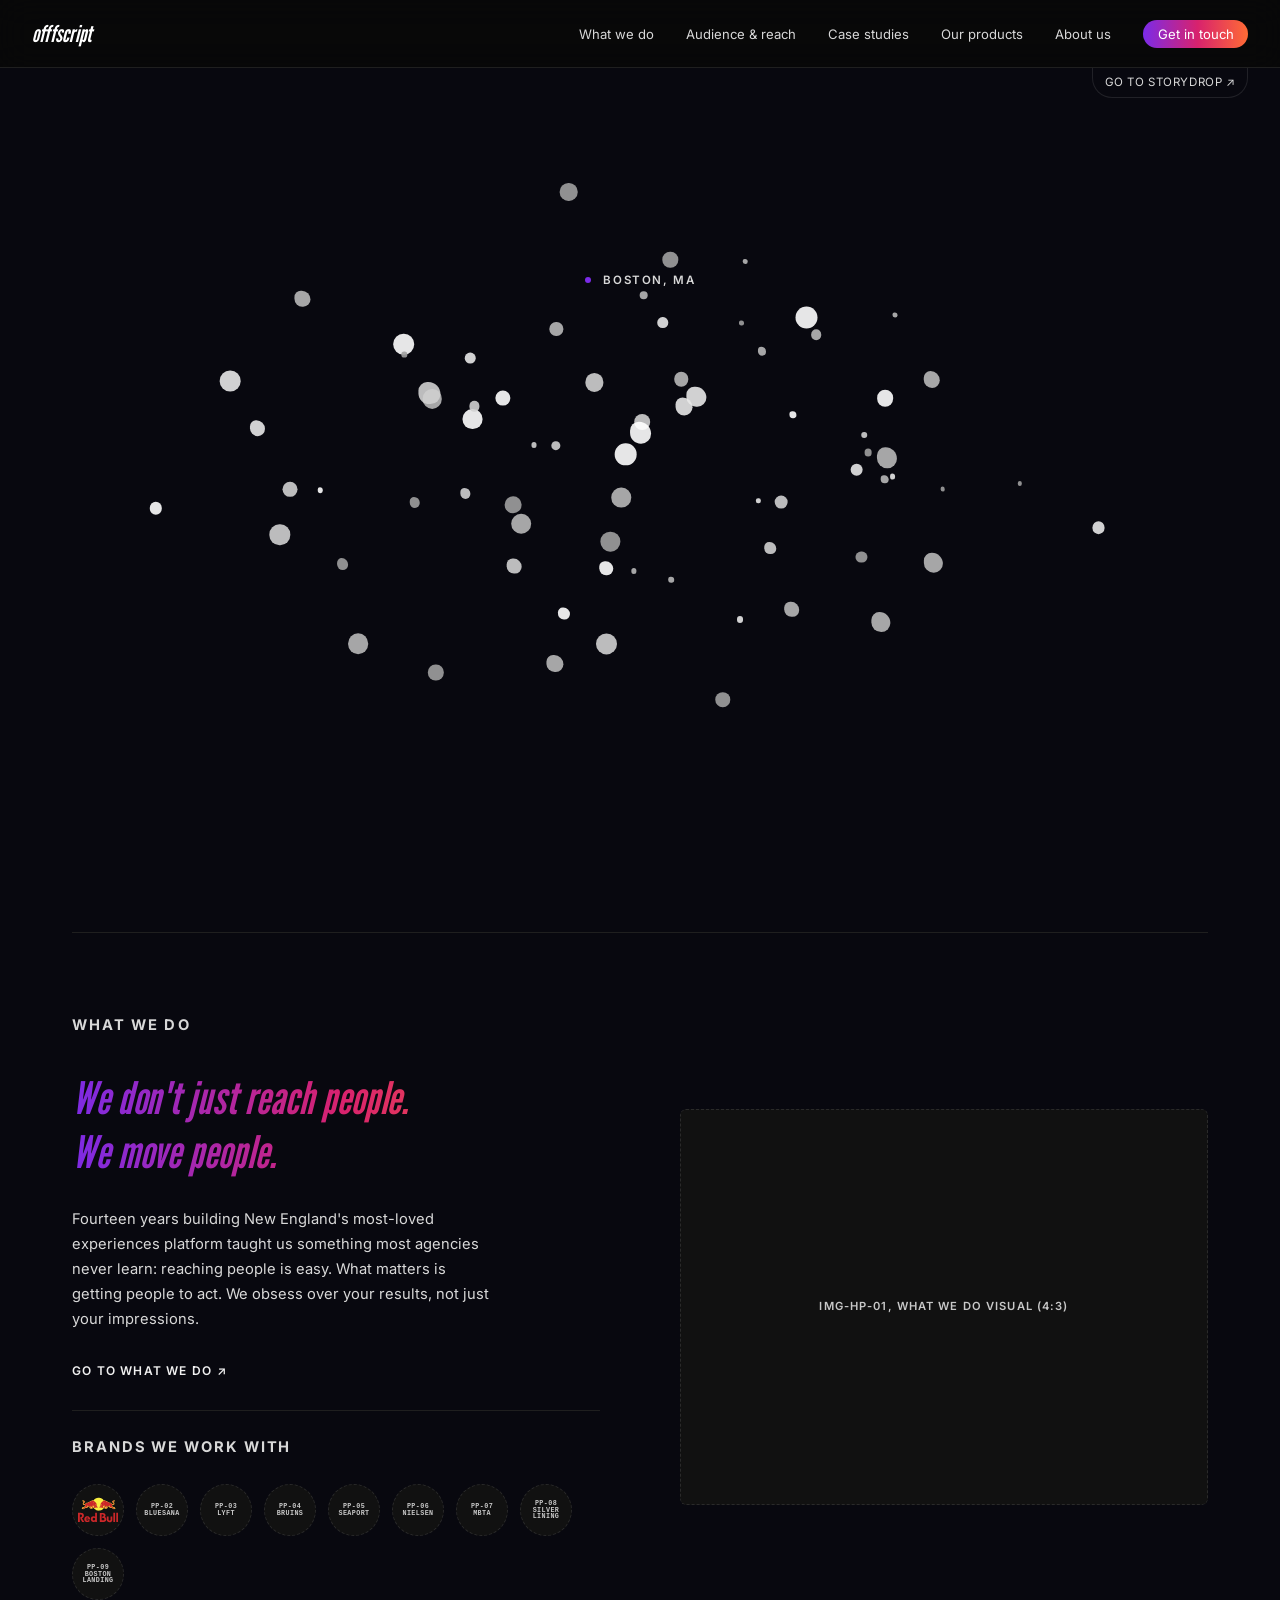
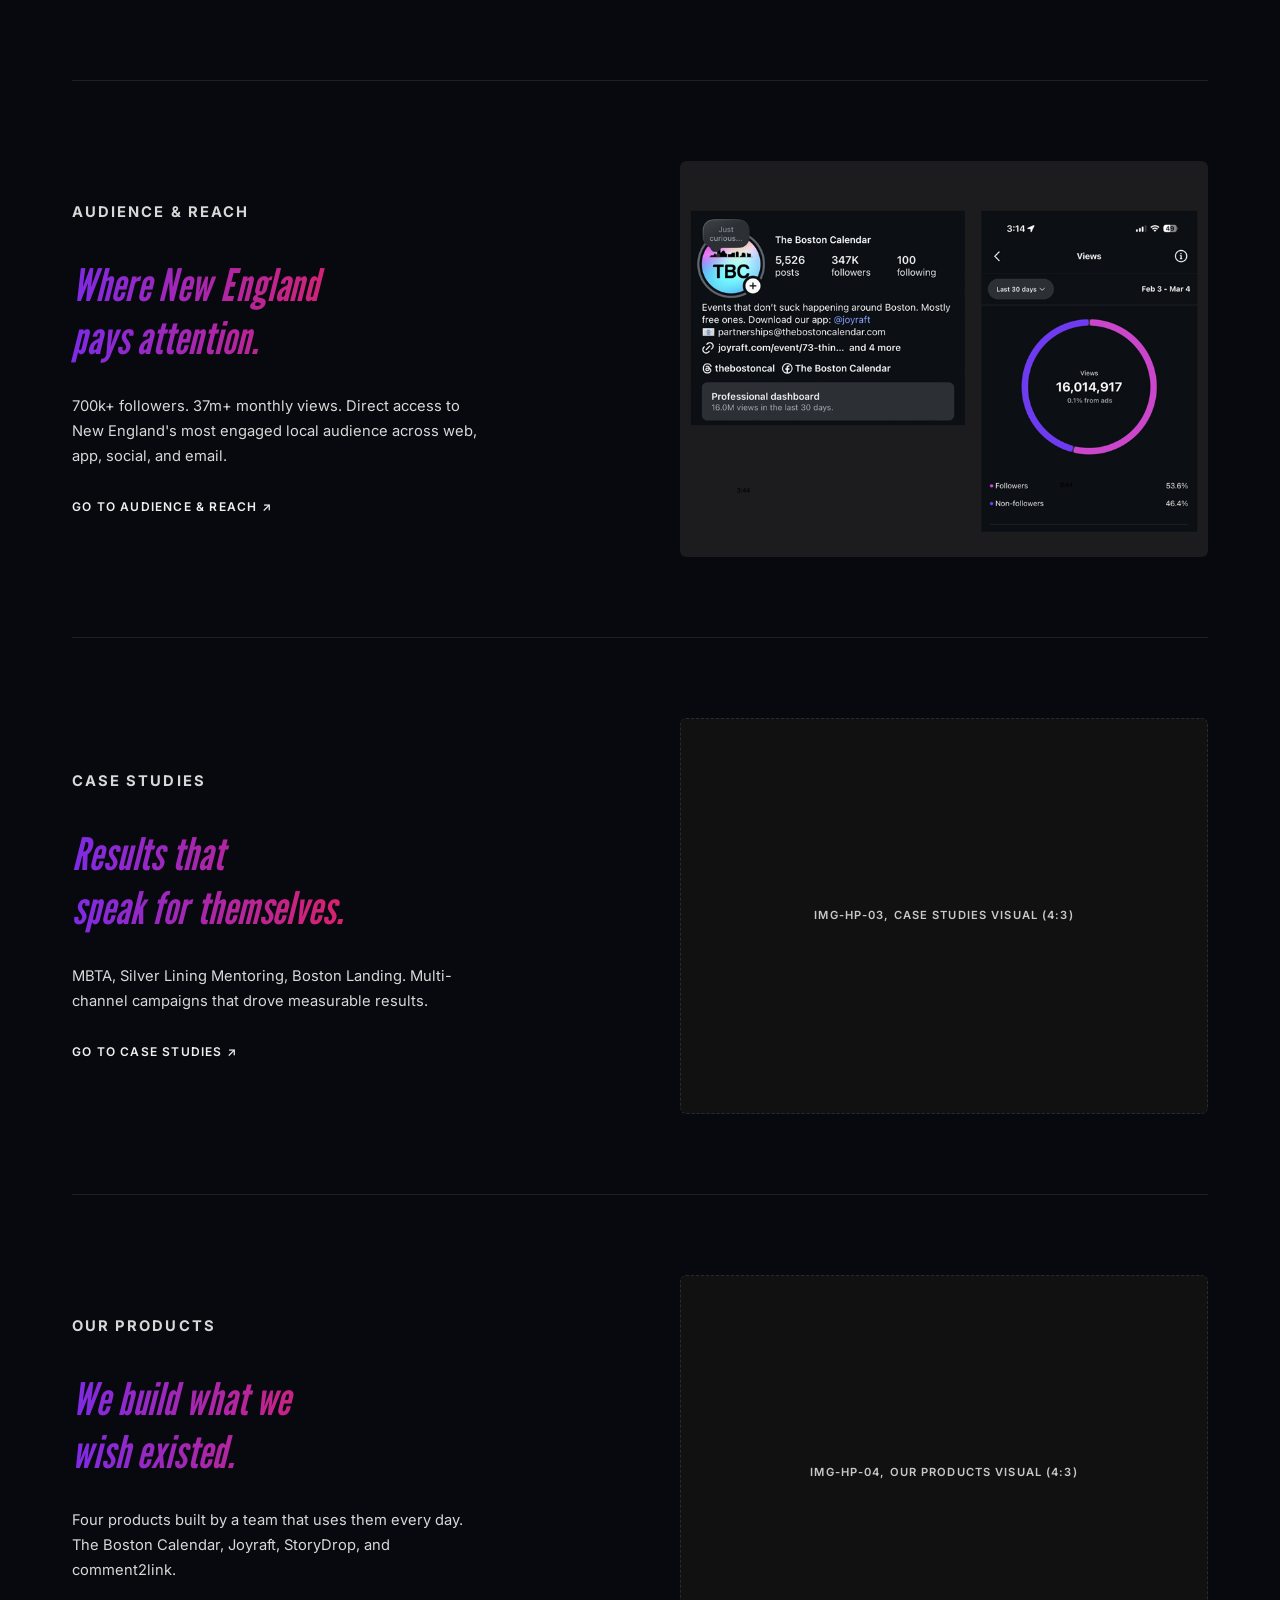
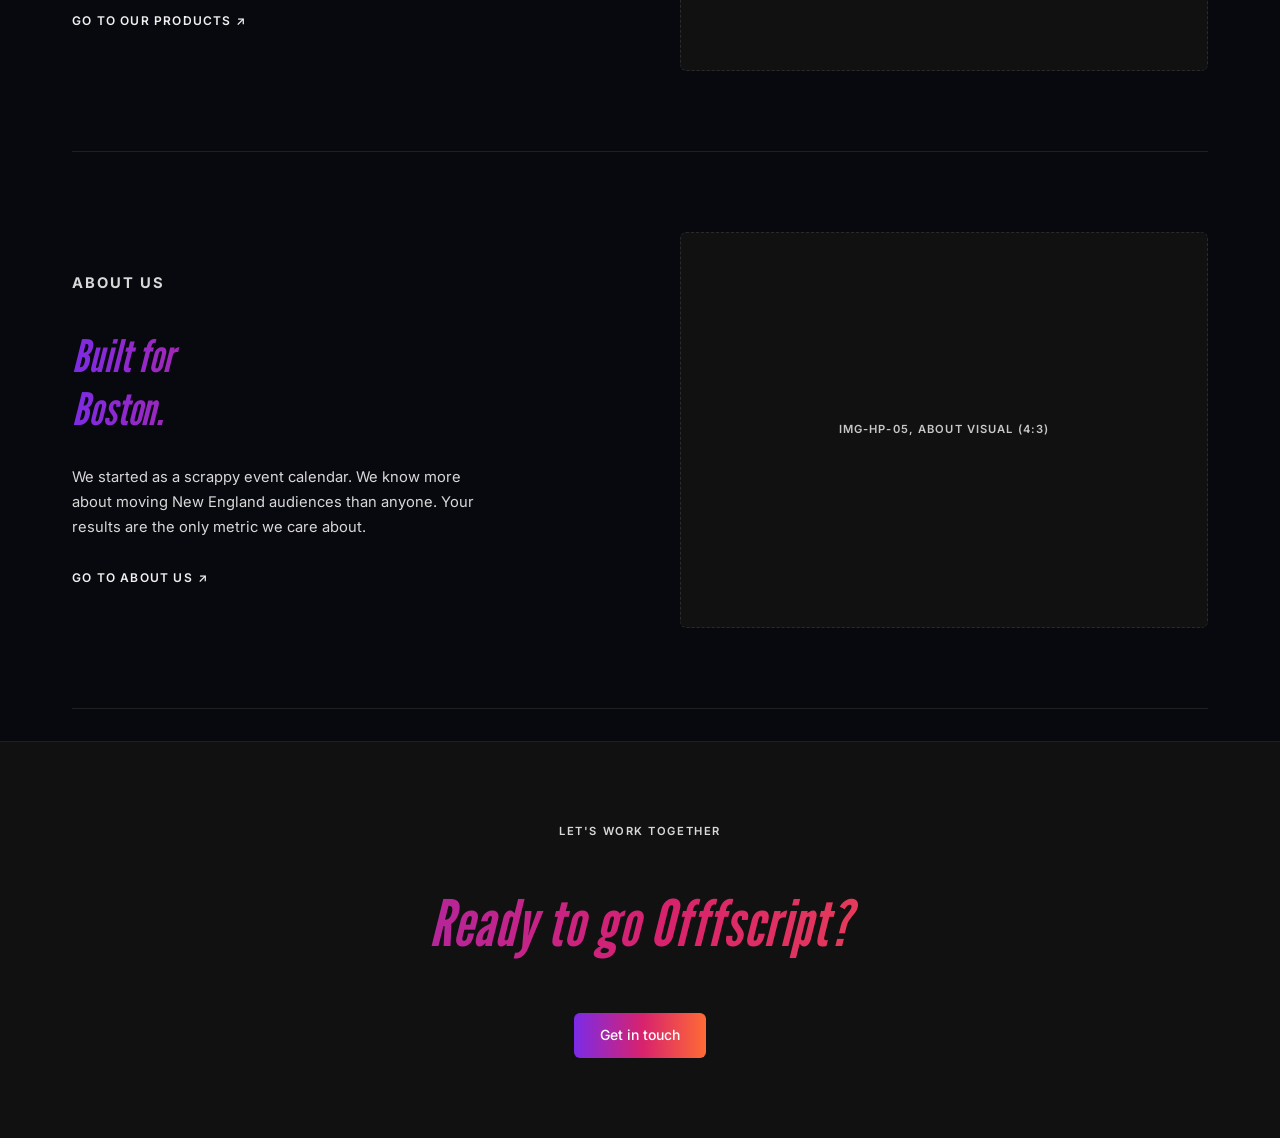
<file: index.html>
<!DOCTYPE html>
<html lang="en">
<head>
  <meta charset="UTF-8" />
  <meta name="viewport" content="width=device-width, initial-scale=1.0" />
  <title>Offfscript, marketing growth & digital product studio</title>
  <meta name="description" content="Boston-based marketing growth and digital product studio. Digital storytellers and growth marketers." />
  <link rel="icon" type="image/svg+xml" href="favicon.svg">
  <link rel="stylesheet" href="styles.css?v=27" />
  <style>
    /* ── Hero ── */
    .hero {
      min-height: calc(100vh - var(--nav-h));
      display: flex;
      flex-direction: column;
      align-items: center;
      justify-content: center;
      text-align: center;
      padding: 4rem 2rem;
      position: relative;
      overflow: visible;
    }

    .hero-location {
      display: flex;
      align-items: center;
      gap: 0.4rem;
      margin-bottom: 1.5rem;
    }

    .hero-location span {
      font-size: 0.72rem;
      font-weight: 600;
      letter-spacing: 0.14em;
      text-transform: uppercase;
      color: var(--muted);
    }

    .hero-title {
      font-size: clamp(5.5rem, 18vw, 16rem);
      margin-bottom: 1.25rem;
      line-height: 0.95;
      letter-spacing: 0.01em;
      padding: 0.05em 0.14em 0.05em 0;
      overflow: visible;
      opacity: 0;
      /* starts white, boring, status quo */
      color: rgba(255, 255, 255, 0.62);
      /* gradient applied by JS at the very end */
    }

    /* ── Individual letter spans (needed for scatter transforms) ── */
    .hl {
      display: inline-block;
      vertical-align: baseline;
    }

    /* ── Phase 3b word chunks ── */
    .g-left, .g-right { display: inline-block; vertical-align: baseline; }
    .g-extra { display: inline-block; vertical-align: baseline; white-space: nowrap; }

    /* ── The extra 'f', hidden until reassembly ── */
    .hl-extra {
      max-width: 0;
      overflow: hidden;
      white-space: nowrap;
      opacity: 0;
    }

    /* ── Hero content entrance ── */
    .hero-location {
      opacity: 0;
      transform: translateY(10px);
      transition: opacity 0.45s ease, transform 0.45s ease;
    }
    .hero-descriptor {
      opacity: 0;
      transform: translateY(10px);
      transition: opacity 0.5s ease, transform 0.5s ease;
    }
    .hero-actions {
      opacity: 0;
      transform: translateY(10px);
      transition: opacity 0.5s ease, transform 0.5s ease;
    }
    .hero-location.in, .hero-descriptor.in, .hero-actions.in {
      opacity: 1;
      transform: translateY(0);
    }

    .hero-descriptor {
      font-size: clamp(1rem, 2vw, 1.25rem);
      color: var(--muted);
      font-weight: 300;
      letter-spacing: 0.04em;
      margin-bottom: 2.5rem;
      max-width: 480px;
    }

    .hero-actions {
      display: flex;
      gap: 0.75rem;
      flex-wrap: wrap;
      justify-content: center;
    }

    /* ── Pages index ── */
    .pages-index { padding: 2rem 0 0; }

    .page-row {
      display: grid;
      grid-template-columns: 1fr 1fr;
      gap: 5rem;
      padding: 5rem 0;
      border-top: 1px solid var(--border);
      color: inherit;
      text-decoration: none;
      align-items: center;
    }

    .page-row:last-child { border-bottom: 1px solid var(--border); margin-bottom: 2rem; }

    .page-row-label {
      font-size: 0.65rem;
      font-weight: 700;
      letter-spacing: 0.14em;
      text-transform: uppercase;
      color: var(--muted);
      margin-bottom: 0.75rem;
    }

    .page-row-title {
      font-family: var(--font-display);
      font-style: italic;
      font-size: clamp(2rem, 3.5vw, 3.5rem);
      line-height: 1.2;
      letter-spacing: 0.02em;
      background: var(--gradient);
      -webkit-background-clip: text;
      -webkit-text-fill-color: transparent;
      background-clip: text;
      padding: 0.2em 0.15em;
      margin-left: -0.15em;
      -webkit-box-decoration-break: clone;
      box-decoration-break: clone;
      margin-bottom: 1.25rem;
    }

    .page-row-left p {
      font-size: 0.92rem;
      margin-bottom: 1.5rem;
      max-width: 420px;
      color: var(--muted);
      line-height: 1.7;
    }

    .page-row-link {
      display: inline-flex;
      align-items: center;
      gap: 0.3rem;
      font-size: 0.75rem;
      font-weight: 600;
      letter-spacing: 0.1em;
      text-transform: uppercase;
      color: var(--text);
    }

    .page-row-arrow {
      display: inline-block;
      transition: transform 0.18s;
    }

    .page-row:hover .page-row-arrow { transform: translate(3px, -3px); }

    .page-row-img { border-radius: var(--radius); overflow: hidden; }

    /* Brands we work with — compact logo row in What we do section */
    .brands-row {
      margin-top: 1.75rem;
      padding-top: 1.5rem;
      border-top: 1px solid var(--border);
    }
    .brands-row-label {
      font-size: 0.6rem;
      font-weight: 700;
      letter-spacing: 0.13em;
      text-transform: uppercase;
      color: var(--muted-2);
      margin-bottom: 1rem;
    }
    .brands-logo-strip {
      display: flex;
      flex-wrap: wrap;
      gap: 0.75rem;
      align-items: center;
    }
    .brand-logo {
      width: 52px;
      height: 52px;
      border-radius: 50%;
      border: 1px dashed var(--border-2);
      background: var(--surface);
      display: flex;
      align-items: center;
      justify-content: center;
      overflow: hidden;
      flex-shrink: 0;
    }
    .brand-logo img {
      width: 80%;
      height: 80%;
      object-fit: contain;
    }
    .brand-logo-id {
      font-size: 0.42rem;
      font-weight: 700;
      letter-spacing: 0.06em;
      text-transform: uppercase;
      color: var(--muted-2);
      font-family: monospace;
      line-height: 1;
      text-align: center;
    }

    @media (max-width: 900px) {
      .page-row { gap: 3rem; }
    }

    .page-row-img-mobile { display: none; border-radius: var(--radius); overflow: hidden; margin: 1.25rem 0; }

    @media (max-width: 768px) {
      .page-row {
        grid-template-columns: 1fr;
        gap: 1.5rem;
        padding: 3rem 0;
      }
      .page-row-left p { max-width: 100%; }
      .page-row-img { display: none; }
      .page-row-img-mobile { display: block; }
    }

    @media (max-width: 640px) {
      .hero {
        justify-content: flex-start;
        padding-top: 12vh;
        min-height: auto;
        padding-bottom: 4rem;
      }
    }
  </style>
</head>
<body>
  <script src="nav.js?v=7"></script>

  <div class="page">

    <!-- ── HERO ───────────────────────────── -->
    <section class="hero">
      <div class="hero-location">
        <span class="dot-pulse"></span>
        <span>Boston, MA</span>
      </div>
      <!-- each letter is its own span so JS can scatter + reassemble individually -->
      <!-- .hl-extra is the 3rd 'f', hidden until the reassembly phase -->
      <h1 class="hero-title" aria-label="offfscript"><span class="hl"></span><span class="hl"></span><span class="hl"></span><span class="hl hl-extra"></span><span class="hl"></span><span class="hl"></span><span class="hl"></span><span class="hl"></span><span class="hl"></span><span class="hl"></span></h1>
      <p class="hero-descriptor">Marketing growth &amp; digital product studio</p>
      <div class="hero-actions">
        <a href="what-we-do.html" class="btn btn-primary">What we do</a>
        <a href="get-in-touch.html" class="btn btn-outline">Get in touch</a>
      </div>
    </section>

    <!-- ── PAGES INDEX ──────────────────────────── -->
    <div class="container">
      <div class="pages-index">

        <a href="what-we-do.html" class="page-row">
          <div class="page-row-left">
            <p class="page-row-label">What we do</p>
            <div class="page-row-title">We don't just reach people.<br>We move people.</div>
            <div class="page-row-img-mobile"><div class="img-ph r-4-3">IMG-HP-01, What we do visual (4:3)</div></div>
            <p>Fourteen years building New England's most-loved experiences platform taught us something most agencies never learn: reaching people is easy. What matters is getting people to act. We obsess over your results, not just your impressions.</p>
            <span class="page-row-link">Go to What we do <span class="page-row-arrow">↗</span></span>
            <div class="brands-row">
              <p class="brands-row-label">Brands we work with</p>
              <div class="brands-logo-strip">
                <div class="brand-logo" id="LOGO-PP-01"><img src="images/logo-pp-01-redbull.svg" alt="Red Bull"></div>
                <div class="brand-logo" id="LOGO-PP-02"><span class="brand-logo-id">PP-02<br>BlueSana</span></div>
                <div class="brand-logo" id="LOGO-PP-03"><span class="brand-logo-id">PP-03<br>Lyft</span></div>
                <div class="brand-logo" id="LOGO-PP-04"><span class="brand-logo-id">PP-04<br>Bruins</span></div>
                <div class="brand-logo" id="LOGO-PP-05"><span class="brand-logo-id">PP-05<br>Seaport</span></div>
                <div class="brand-logo" id="LOGO-PP-06"><span class="brand-logo-id">PP-06<br>Nielsen</span></div>
                <div class="brand-logo" id="LOGO-PP-07"><span class="brand-logo-id">PP-07<br>MBTA</span></div>
                <div class="brand-logo" id="LOGO-PP-08"><span class="brand-logo-id">PP-08<br>Silver Lining</span></div>
                <div class="brand-logo" id="LOGO-PP-09"><span class="brand-logo-id">PP-09<br>Boston Landing</span></div>
              </div>
            </div>
          </div>
          <div class="page-row-img">
            <div class="img-ph r-4-3" id="IMG-HP-01">IMG-HP-01, What we do visual (4:3)</div>
          </div>
        </a>

        <a href="audience-reach.html" class="page-row">
          <div class="page-row-left">
            <p class="page-row-label">Audience &amp; reach</p>
            <div class="page-row-title">Where New England<br>pays attention.</div>
            <div class="page-row-img-mobile"><img src="images/audience-reach-hero.jpg" alt="The Boston Calendar audience reach" style="width:100%;display:block;"></div>
            <p>700k+ followers. 37m+ monthly views. Direct access to New England's most engaged local audience across web, app, social, and email.</p>
            <span class="page-row-link">Go to Audience &amp; reach <span class="page-row-arrow">↗</span></span>
          </div>
          <div class="page-row-img">
            <img src="images/audience-reach-hero.jpg" alt="The Boston Calendar audience reach" style="width:100%;border-radius:var(--radius);display:block;">
          </div>
        </a>

        <a href="case-studies.html" class="page-row">
          <div class="page-row-left">
            <p class="page-row-label">Case studies</p>
            <div class="page-row-title">Results that<br>speak for themselves.</div>
            <div class="page-row-img-mobile"><div class="img-ph r-4-3">IMG-HP-03, Case studies visual (4:3)</div></div>
            <p>MBTA, Silver Lining Mentoring, Boston Landing. Multi-channel campaigns that drove measurable results.</p>
            <span class="page-row-link">Go to Case studies <span class="page-row-arrow">↗</span></span>
          </div>
          <div class="page-row-img">
            <div class="img-ph r-4-3" id="IMG-HP-03">IMG-HP-03, Case studies visual (4:3)</div>
          </div>
        </a>

        <a href="our-products.html" class="page-row">
          <div class="page-row-left">
            <p class="page-row-label">Our products</p>
            <div class="page-row-title">We build what we<br>wish existed.</div>
            <div class="page-row-img-mobile"><div class="img-ph r-4-3">IMG-HP-04, Our products visual (4:3)</div></div>
            <p>Four products built by a team that uses them every day. The Boston Calendar, Joyraft, StoryDrop, and comment2link.</p>
            <span class="page-row-link">Go to Our products <span class="page-row-arrow">↗</span></span>
          </div>
          <div class="page-row-img">
            <div class="img-ph r-4-3" id="IMG-HP-04">IMG-HP-04, Our products visual (4:3)</div>
          </div>
        </a>

        <a href="our-story.html" class="page-row">
          <div class="page-row-left">
            <p class="page-row-label">About us</p>
            <div class="page-row-title">Built for<br>Boston.</div>
            <div class="page-row-img-mobile"><div class="img-ph r-4-3">IMG-HP-05, About visual (4:3)</div></div>
            <p>We started as a scrappy event calendar. We know more about moving New England audiences than anyone. Your results are the only metric we care about.</p>
            <span class="page-row-link">Go to About us <span class="page-row-arrow">↗</span></span>
          </div>
          <div class="page-row-img">
            <div class="img-ph r-4-3" id="IMG-HP-05">IMG-HP-05, About visual (4:3)</div>
          </div>
        </a>

      </div>
    </div>

    <!-- ── CTA ────────────────────────────── -->
    <div class="cta-strip">
      <p class="label" style="margin-bottom: 1rem;">Let's work together</p>
      <h2 class="g" style="margin-bottom: 1.5rem;">Ready to go Offfscript?</h2>
      <a href="get-in-touch.html" class="btn btn-primary">Get in touch</a>
    </div>

  </div><!-- /page -->

  <script>
  /* ── Hero wordmark animation ────────────────────────────────────────
     PHASE 1  type "offscript" in flat, boring white  (status quo)
     PHASE 2  ink splatter, letters dissolve, paint drops scatter
     PHASE 3  reform, drops converge back, letters reappear
     PHASE 3b 3rd 'f' drops in from above; letters make room
     PHASE 4  gradient floods in, Offfscript in full color
     PHASE 5  descriptor + buttons fade up
  ───────────────────────────────────────────────────────────────────── */
  document.fonts.ready.then(async function () {
    const title      = document.querySelector('.hero-title');
    const locEl      = document.querySelector('.hero-location');
    const descriptor = document.querySelector('.hero-descriptor');
    const actions    = document.querySelector('.hero-actions');
    if (!title) return;

    const allSpans  = Array.from(title.querySelectorAll('.hl'));
    const extraSpan = title.querySelector('.hl-extra');
    // letter spans excluding the hidden extra 'f'
    const letters   = allSpans.filter(s => !s.classList.contains('hl-extra'));
    const WORD      = ['o','f','f','s','c','r','i','p','t'];

    const sleep = ms => new Promise(r => setTimeout(r, ms));

    // ────────────────────────────────────────────────────────────────────
    // PHASE 1, type "offscript" in flat white, letter by letter
    // ────────────────────────────────────────────────────────────────────
    await sleep(200);
    locEl.classList.add('in');

    await sleep(220);
    title.style.opacity = '1';
    await sleep(60);

    for (let i = 0; i < letters.length; i++) {
      letters[i].textContent = WORD[i];
      await sleep(46);
    }

    // let the boring white "offscript" sit for a beat
    await sleep(680);

    // ────────────────────────────────────────────────────────────────────
    // PHASE 2, INK SPLATTER
    // letters blur-fade out while B&W drops scatter, then drops shift to color
    // ────────────────────────────────────────────────────────────────────
    title.style.position = 'relative';

    const BW_PALETTE    = ['#ffffff','#d0d0d0','#a0a0a0','#e8e8e8','#b8b8b8'];
    const COLOR_PALETTE = ['#7B2BE8','#A431D8','#D8226D','#E84545','#FF6B35','#FF8B4A'];

    // spawn B&W ink drops from each letter's center
    const drops = [];
    const titleRect = title.getBoundingClientRect();
    letters.forEach((letter) => {
      const lr = letter.getBoundingClientRect();
      const cx = lr.left - titleRect.left + lr.width / 2;
      const cy = lr.top  - titleRect.top  + lr.height / 2;

      const dropCount = 6 + Math.floor(Math.random() * 5); // 6-10 per letter
      for (let i = 0; i < dropCount; i++) {
        const d = document.createElement('span');
        const size = 4 + Math.random() * 18;
        const bwColor    = BW_PALETTE[Math.floor(Math.random() * BW_PALETTE.length)];
        const finalColor = COLOR_PALETTE[Math.floor(Math.random() * COLOR_PALETTE.length)];
        const angle = Math.random() * Math.PI * 2;
        const dist  = 60 + Math.random() * 200;
        const tx = Math.cos(angle) * dist;
        const ty = Math.sin(angle) * dist + (Math.random() > 0.6 ? 40 : 0);

        d.style.cssText = `
          position:absolute; left:${cx}px; top:${cy}px;
          width:${size}px; height:${size}px;
          border-radius: ${Math.random() > 0.3 ? '50%' : '42% 58% 48% 52%'};
          background-color:${bwColor};
          opacity:0; transform:translate(-50%,-50%) scale(0);
          pointer-events:none; z-index:2;
        `;
        title.appendChild(d);
        drops.push({ el: d, tx, ty, finalColor });
      }
    });

    // dissolve letters: blur + fade out
    letters.forEach((l, i) => {
      l.style.transition =
        `opacity 0.32s ${i * 14}ms ease, filter 0.32s ${i * 14}ms ease`;
      l.style.opacity = '0';
      l.style.filter  = 'blur(8px)';
    });

    // simultaneously scatter B&W drops outward
    drops.forEach((d, i) => {
      requestAnimationFrame(() => {
        d.el.style.transition =
          `transform 0.52s ${i * 3}ms cubic-bezier(0.23,1,0.32,1),
           opacity   0.3s  ${i * 3}ms ease`;
        d.el.style.transform =
          `translate(calc(-50% + ${d.tx}px), calc(-50% + ${d.ty}px)) scale(1)`;
        d.el.style.opacity = '0.9';
      });
    });

    await sleep(520);

    // B&W → gradient color transition + subtle continued drift
    drops.forEach(d => {
      const dx = (Math.random() - 0.5) * 36;
      const dy = (Math.random() - 0.5) * 20;
      d.el.style.transition =
        'transform 1.6s ease-in-out, background-color 0.8s ease, opacity 1.6s ease';
      d.el.style.transform =
        `translate(calc(-50% + ${d.tx + dx}px), calc(-50% + ${d.ty + dy}px)) scale(1)`;
      d.el.style.backgroundColor = d.finalColor;
      d.el.style.opacity = '0.75';
    });

    await sleep(700);

    // ────────────────────────────────────────────────────────────────────
    // PHASE 3, REFORM
    // Drops converge → quick dip → plain-text "offscript" (h1-level gradient,
    // background-clip:text on the h1's own text = zero ascender clipping ever)
    // ────────────────────────────────────────────────────────────────────

    drops.forEach((d, i) => {
      d.el.style.transition = `transform 0.55s ${i * 3}ms cubic-bezier(0.4,0,0.2,1)`;
      d.el.style.transform  = 'translate(-50%,-50%) scale(0.85)';
    });

    await sleep(640);

    // Dip while we rebuild
    title.style.transition = 'opacity 0.07s ease';
    title.style.opacity    = '0';
    await sleep(80);

    // Plain text "offscript", h1-level background-clip:text works perfectly
    // because the text is a direct text-node child of the h1 (not inside spans)
    title.style.position             = '';
    title.innerHTML                  = 'offscript';
    title.style.background           = 'linear-gradient(90deg, #7B2BE8 0%, #D8226D 52%, #FF6B35 100%)';
    title.style.webkitBackgroundClip = 'text';
    title.style.backgroundClip       = 'text';
    title.style.webkitTextFillColor  = 'transparent';
    title.style.color                = 'transparent';

    // Fade in, perfect gradient, no clipping possible
    title.style.transition = 'opacity 0.22s ease';
    title.style.opacity    = '1';

    await sleep(820); // readable beat

    // ────────────────────────────────────────────────────────────────────
    // PHASE 3b, type the 3rd 'f' in, like placing a cursor between
    // the 2nd f and s and pressing f in a word doc.
    //
    // The h1 already has gradient text as a plain text node.
    // Changing textContent is instant and seamless, the word expands
    // from center, the gradient re-renders across the full new text,
    // no clipping, no layout shift, no DOM swap flicker.
    // ────────────────────────────────────────────────────────────────────
    title.textContent = 'offfscript';

    await sleep(120);

    // ────────────────────────────────────────────────────────────────────
    // PHASE 5, hero content fades in
    // ────────────────────────────────────────────────────────────────────
    descriptor.classList.add('in');
    await sleep(130);
    actions.classList.add('in');
  });
  </script>
</body>
</html>
</file>
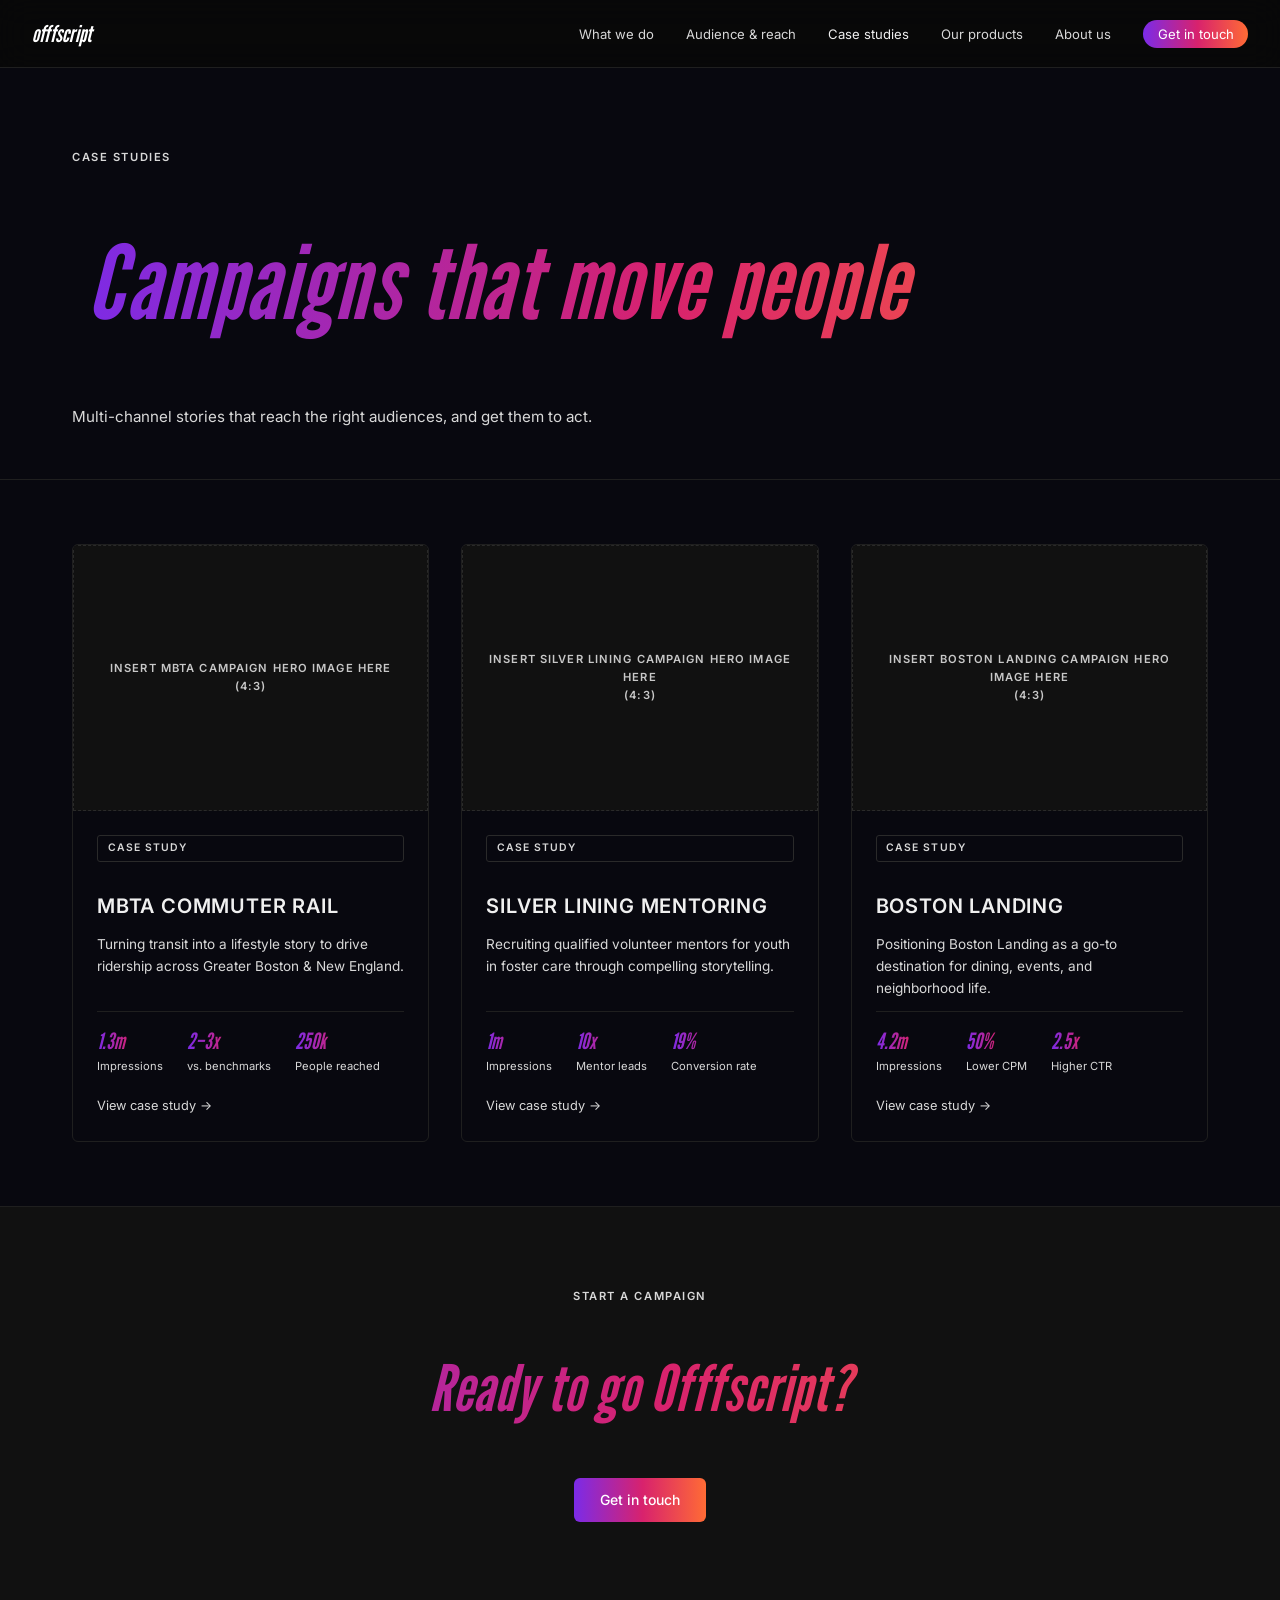
<file: case-studies.html>
<!DOCTYPE html>
<html lang="en">
<head>
  <meta charset="UTF-8" />
  <meta name="viewport" content="width=device-width, initial-scale=1.0" />
  <title>Case studies | Offfscript</title>
  <link rel="icon" type="image/svg+xml" href="favicon.svg">
  <link rel="stylesheet" href="styles.css?v=27" />
  <style>
    .page-hero {
      padding: 5rem 0 3rem;
      border-bottom: 1px solid var(--border);
    }

    .cs-grid {
      display: grid;
      grid-template-columns: repeat(3, 1fr);
      gap: 2rem;
      padding: 4rem 0;
    }

    .cs-card {
      display: flex;
      flex-direction: column;
      border: 1px solid var(--border);
      border-radius: var(--radius);
      overflow: hidden;
      text-decoration: none;
      color: inherit;
      transition: border-color 0.2s;
    }

    .cs-card:hover { border-color: var(--border-2); }

    .cs-card-img { width: 100%; aspect-ratio: 4/3; overflow: hidden; }
    .cs-card-img .img-ph { height: 100%; border-radius: 0; margin: 0; }

    .cs-card-body {
      padding: 1.5rem;
      display: flex;
      flex-direction: column;
      gap: 0.75rem;
      flex: 1;
    }

    .cs-card-body h3 {
      font-size: 1.25rem;
      font-weight: 600;
      color: var(--text);
    }

    .cs-card-body p {
      font-size: 0.85rem;
      color: var(--muted);
      line-height: 1.6;
    }

    .cs-stats {
      display: flex;
      gap: 1.5rem;
      margin-top: auto;
      padding-top: 1rem;
      border-top: 1px solid var(--border);
    }

    .cs-stat .num {
      font-family: var(--font-display);
      font-style: italic;
      font-size: 1.4rem;
      background: var(--gradient);
      -webkit-background-clip: text;
      -webkit-text-fill-color: transparent;
      background-clip: text;
      line-height: 1.2;
    }

    .cs-stat .lbl {
      font-size: 0.7rem;
      color: var(--muted);
      margin-top: 0.2rem;
    }

    .cs-card-link {
      display: inline-flex;
      align-items: center;
      gap: 0.4rem;
      font-size: 0.8rem;
      color: var(--muted);
      margin-top: 0.5rem;
    }

    @media (max-width: 900px) {
      .cs-grid { grid-template-columns: 1fr; }
    }
  </style>
</head>
<body>
  <script src="nav.js?v=7"></script>

  <div class="page">

    <!-- ── PAGE HERO ──────────────────────── -->
    <div class="page-hero">
      <div class="container">
        <p class="label" style="margin-bottom: 0.75rem;">Case studies</p>
        <h1 class="g" style="font-size: clamp(3.5rem, 8vw, 7rem); letter-spacing: 0.02em;">Campaigns that move people</h1>
        <p style="max-width: 540px; margin-top: 1.25rem; font-size: 0.95rem;">Multi-channel stories that reach the right audiences, and get them to act.</p>
      </div>
    </div>

    <!-- ── CASE STUDY GRID ───────────────── -->
    <div class="container">
      <div class="cs-grid">

        <a href="case-study-mbta.html" class="cs-card">
          <div class="cs-card-img">
            <div class="img-ph r-4-3">Insert MBTA campaign hero image here<br>(4:3)</div>
          </div>
          <div class="cs-card-body">
            <span class="case-tag">Case study</span>
            <h3>MBTA commuter rail</h3>
            <p>Turning transit into a lifestyle story to drive ridership across Greater Boston & New England.</p>
            <div class="cs-stats">
              <div class="cs-stat">
                <div class="num">1.3m</div>
                <div class="lbl">Impressions</div>
              </div>
              <div class="cs-stat">
                <div class="num">2–3x</div>
                <div class="lbl">vs. benchmarks</div>
              </div>
              <div class="cs-stat">
                <div class="num">250k</div>
                <div class="lbl">People reached</div>
              </div>
            </div>
            <span class="cs-card-link">View case study →</span>
          </div>
        </a>

        <a href="case-study-silver-lining.html" class="cs-card">
          <div class="cs-card-img">
            <div class="img-ph r-4-3">Insert Silver Lining campaign hero image here<br>(4:3)</div>
          </div>
          <div class="cs-card-body">
            <span class="case-tag">Case study</span>
            <h3>Silver Lining Mentoring</h3>
            <p>Recruiting qualified volunteer mentors for youth in foster care through compelling storytelling.</p>
            <div class="cs-stats">
              <div class="cs-stat">
                <div class="num">1m</div>
                <div class="lbl">Impressions</div>
              </div>
              <div class="cs-stat">
                <div class="num">10x</div>
                <div class="lbl">Mentor leads</div>
              </div>
              <div class="cs-stat">
                <div class="num">19%</div>
                <div class="lbl">Conversion rate</div>
              </div>
            </div>
            <span class="cs-card-link">View case study →</span>
          </div>
        </a>

        <a href="case-study-boston-landing.html" class="cs-card">
          <div class="cs-card-img">
            <div class="img-ph r-4-3">Insert Boston Landing campaign hero image here<br>(4:3)</div>
          </div>
          <div class="cs-card-body">
            <span class="case-tag">Case study</span>
            <h3>Boston Landing</h3>
            <p>Positioning Boston Landing as a go-to destination for dining, events, and neighborhood life.</p>
            <div class="cs-stats">
              <div class="cs-stat">
                <div class="num">4.2m</div>
                <div class="lbl">Impressions</div>
              </div>
              <div class="cs-stat">
                <div class="num">50%</div>
                <div class="lbl">Lower CPM</div>
              </div>
              <div class="cs-stat">
                <div class="num">2.5x</div>
                <div class="lbl">Higher CTR</div>
              </div>
            </div>
            <span class="cs-card-link">View case study →</span>
          </div>
        </a>

      </div>
    </div>

    <!-- ── CTA ────────────────────────────── -->
    <div class="cta-strip">
      <p class="label" style="margin-bottom: 1rem;">Start a campaign</p>
      <h2 class="g" style="margin-bottom: 1.5rem;">Ready to go Offfscript?</h2>
      <a href="get-in-touch.html" class="btn btn-primary">Get in touch</a>
    </div>

  </div><!-- /page -->
</body>
</html>
</file>
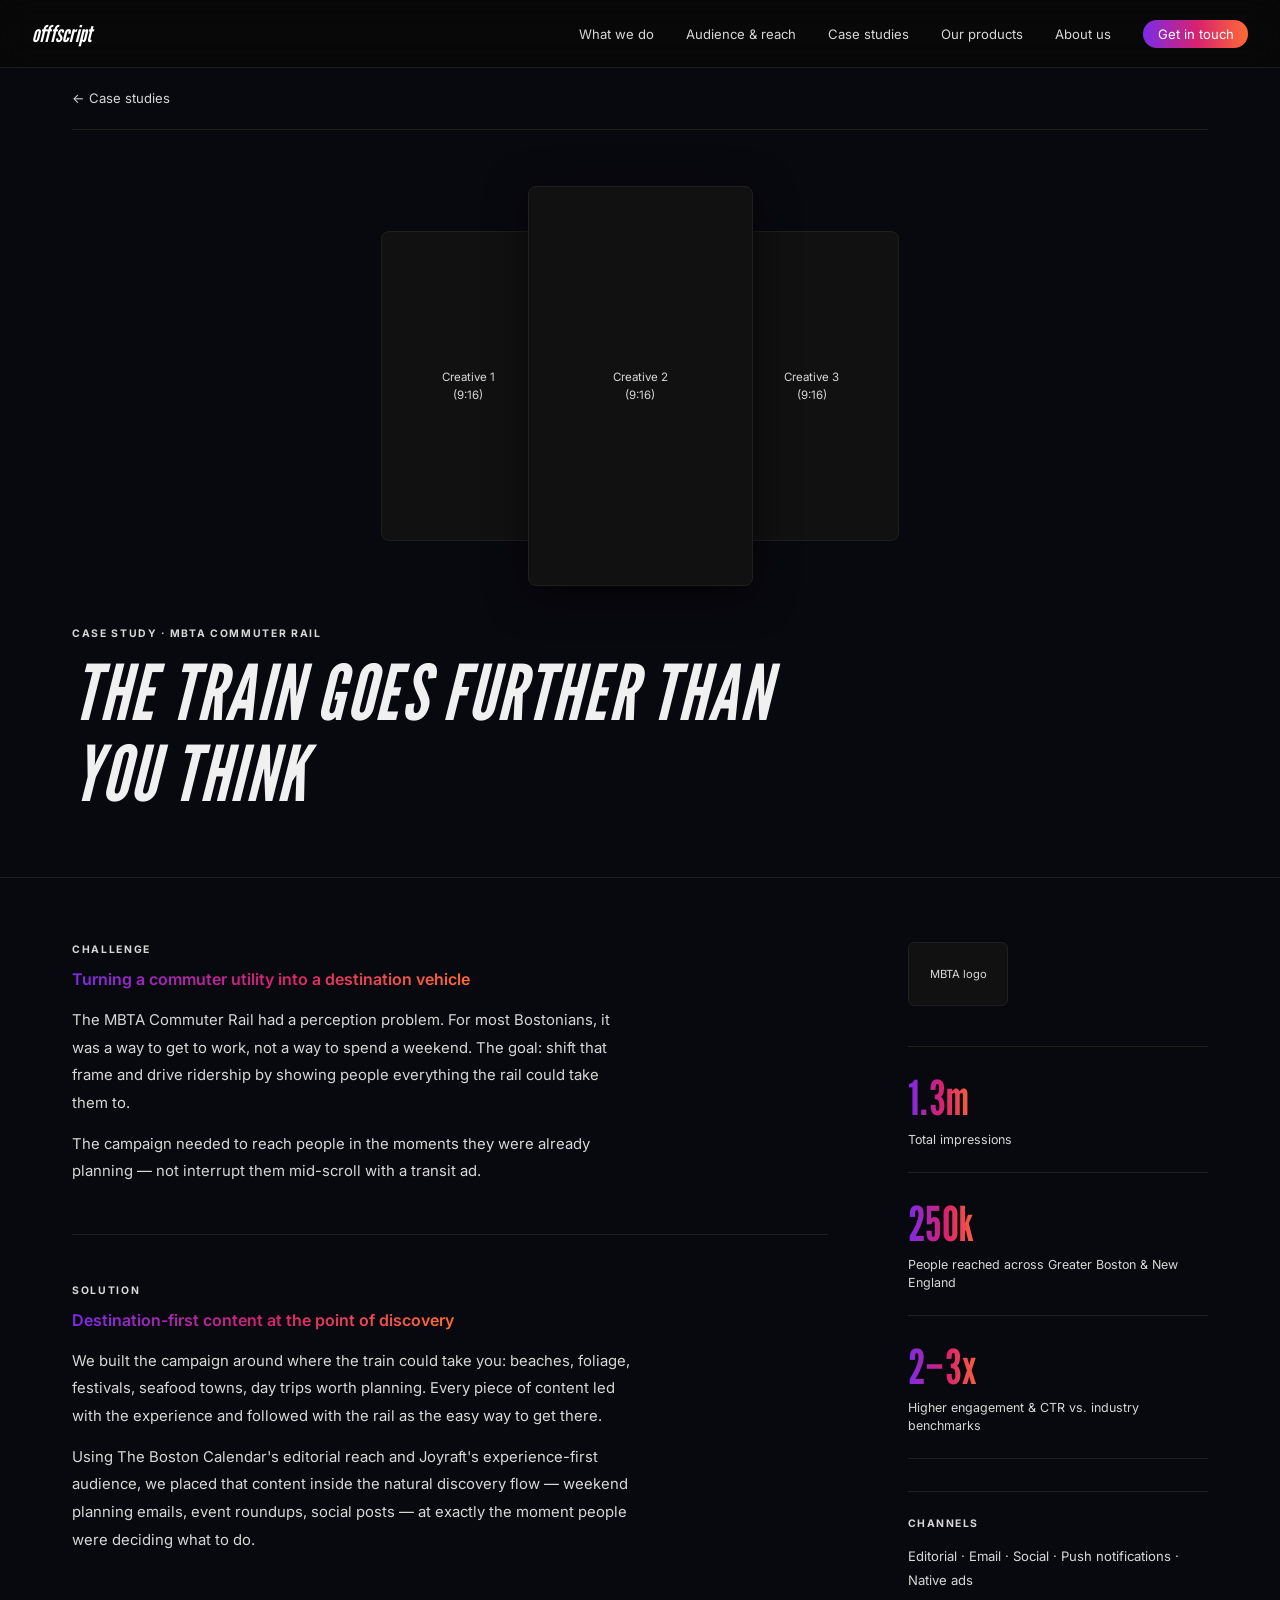
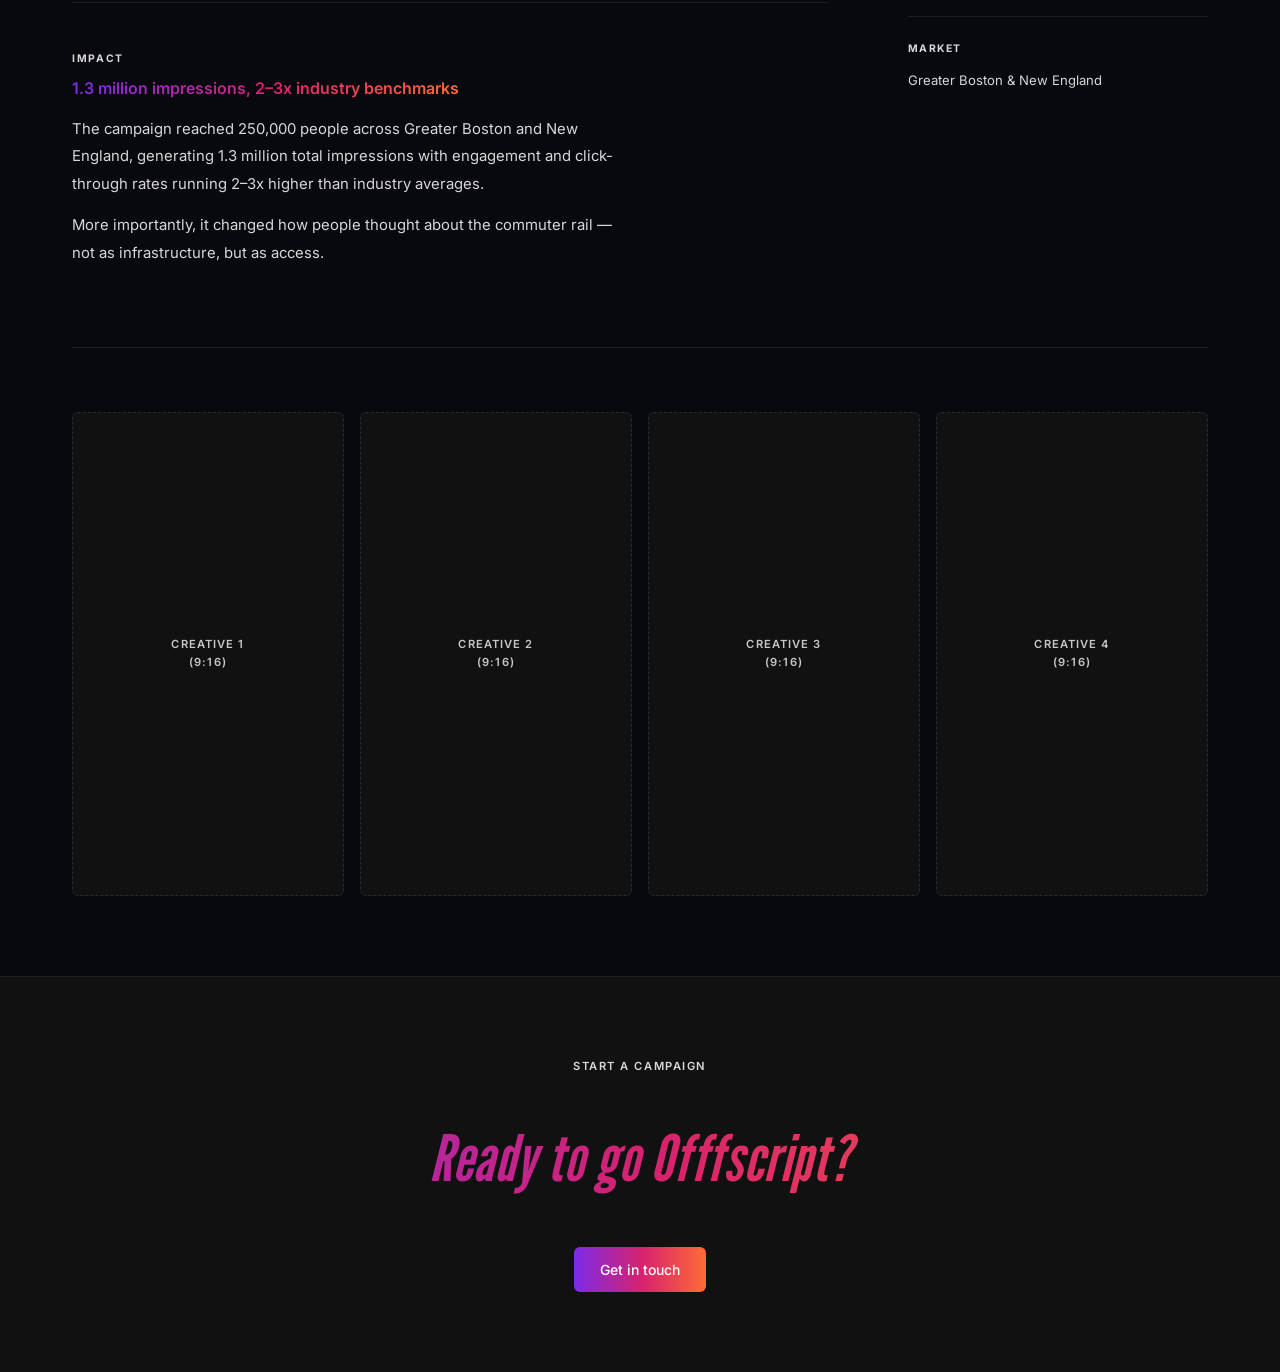
<file: case-study-mbta.html>
<!DOCTYPE html>
<html lang="en">
<head>
  <meta charset="UTF-8" />
  <meta name="viewport" content="width=device-width, initial-scale=1.0" />
  <title>MBTA Commuter Rail | Offfscript</title>
  <link rel="icon" type="image/svg+xml" href="favicon.svg">
  <link rel="stylesheet" href="styles.css?v=27" />
  <style>
    .cs-topbar {
      display: flex;
      align-items: center;
      padding: 1.25rem 0;
      border-bottom: 1px solid var(--border);
    }

    .cs-back {
      display: flex;
      align-items: center;
      gap: 0.4rem;
      font-size: 0.82rem;
      color: var(--muted);
      text-decoration: none;
      transition: color 0.15s;
    }

    .cs-back:hover { color: var(--text); }

    .cs-hero {
      border-bottom: 1px solid var(--border);
      padding: 3.5rem 0 4rem;
    }

    .cs-hero-title {
      margin-top: 2.5rem;
      text-align: left;
    }

    .cs-hero-eyebrow {
      font-size: 0.65rem;
      font-weight: 700;
      letter-spacing: 0.16em;
      text-transform: uppercase;
      color: var(--muted);
      margin-bottom: 0.6rem;
    }

    .cs-hero-title h1 {
      font-family: var(--font-display);
      font-size: clamp(2.4rem, 6vw, 5rem);
      font-weight: 400;
      line-height: 1.05;
      letter-spacing: 0.02em;
      text-transform: uppercase;
      color: var(--text);
      max-width: 700px;
    }

    .cs-hero-frames {
      display: flex;
      align-items: center;
      justify-content: center;
    }

    .cs-frame {
      aspect-ratio: 9 / 16;
      background: var(--surface);
      border: 1px solid var(--border);
      border-radius: 8px;
      display: flex;
      align-items: center;
      justify-content: center;
      font-size: 0.72rem;
      color: var(--muted);
      text-align: center;
      flex-shrink: 0;
    }

    .cs-frame-center {
      height: clamp(260px, 32vw, 400px);
      position: relative;
      z-index: 2;
      box-shadow: 0 8px 40px rgba(0,0,0,0.6);
    }

    .cs-frame-side {
      height: clamp(200px, 25vw, 310px);
      z-index: 1;
    }

    .cs-frame-side:first-child { margin-right: -28px; }
    .cs-frame-side:last-child  { margin-left:  -28px; }

    .cs-body {
      display: grid;
      grid-template-columns: 1fr 300px;
      gap: 5rem;
      align-items: start;
      padding: 4rem 0 5rem;
    }

    .cs-section {
      margin-bottom: 3rem;
      padding-bottom: 3rem;
      border-bottom: 1px solid var(--border);
    }

    .cs-section:last-child {
      border-bottom: none;
      margin-bottom: 0;
      padding-bottom: 0;
    }

    .cs-section-label {
      font-size: 0.65rem;
      font-weight: 700;
      letter-spacing: 0.16em;
      text-transform: uppercase;
      color: var(--muted);
      margin-bottom: 0.5rem;
    }

    .cs-section-subhead {
      font-size: 1rem;
      font-weight: 600;
      background: var(--gradient);
      -webkit-background-clip: text;
      -webkit-text-fill-color: transparent;
      background-clip: text;
      padding: 0.05em 0;
      display: inline-block;
      margin-bottom: 1rem;
      line-height: 1.4;
    }

    .cs-section p {
      font-size: 0.93rem;
      line-height: 1.85;
      color: var(--muted);
      margin-bottom: 0.85rem;
      max-width: 62ch;
    }

    .cs-section p:last-child { margin-bottom: 0; }

    .cs-sidebar {
      position: sticky;
      top: calc(var(--nav-h) + 2rem);
    }

    .cs-client-logo {
      width: 100px;
      height: 64px;
      background: var(--surface);
      border: 1px solid var(--border);
      border-radius: var(--radius);
      display: flex;
      align-items: center;
      justify-content: center;
      margin-bottom: 2.5rem;
      font-size: 0.7rem;
      color: var(--muted);
      text-align: center;
      padding: 0.5rem;
    }

    .cs-stats {
      display: flex;
      flex-direction: column;
      gap: 0;
      border-top: 1px solid var(--border);
    }

    .cs-stat {
      padding: 1.5rem 0;
      border-bottom: 1px solid var(--border);
    }

    .cs-stat-num {
      font-family: var(--font-display);
      font-size: clamp(2.2rem, 4vw, 3rem);
      font-weight: 400;
      letter-spacing: 0.01em;
      line-height: 1;
      background: var(--gradient);
      -webkit-background-clip: text;
      -webkit-text-fill-color: transparent;
      background-clip: text;
      padding: 0.05em 0.1em 0.05em 0;
      -webkit-box-decoration-break: clone;
      box-decoration-break: clone;
      display: inline-block;
      margin-bottom: 0.4rem;
    }

    .cs-stat-label {
      font-size: 0.78rem;
      color: var(--muted);
      line-height: 1.4;
    }

    .cs-img-grid {
      display: grid;
      grid-template-columns: repeat(4, 1fr);
      gap: 1rem;
      border-top: 1px solid var(--border);
      padding-top: 4rem;
      padding-bottom: 5rem;
    }

    .cs-img-grid .img-ph { margin: 0; }

    @media (max-width: 960px) {
      .cs-body { grid-template-columns: 1fr; gap: 3rem; }
      .cs-sidebar { position: static; }
      .cs-stats { flex-direction: row; flex-wrap: wrap; gap: 1.5rem; border-top: none; }
      .cs-stat { border: none; padding: 0; flex: 1 1 120px; }
    }

    @media (max-width: 640px) {
      .cs-img-grid { grid-template-columns: 1fr 1fr; }
    }
  </style>
</head>
<body>
  <script src="nav.js?v=7"></script>

  <div class="page">

    <!-- ── TOP BAR ───────────────────────── -->
    <div class="container">
      <div class="cs-topbar">
        <a href="case-studies.html" class="cs-back">← Case studies</a>
      </div>
    </div>

    <!-- ── HERO ─────────────────────────── -->
    <div class="cs-hero">
      <div class="container">
        <div class="cs-hero-frames">
          <div class="cs-frame cs-frame-side">Creative 1<br>(9:16)</div>
          <div class="cs-frame cs-frame-center">Creative 2<br>(9:16)</div>
          <div class="cs-frame cs-frame-side">Creative 3<br>(9:16)</div>
        </div>
        <div class="cs-hero-title">
          <div class="cs-hero-eyebrow">Case Study · MBTA Commuter Rail</div>
          <h1>The Train Goes Further Than You Think</h1>
        </div>
      </div>
    </div>

    <!-- ── BODY ──────────────────────────── -->
    <div class="container">
      <div class="cs-body">

        <div class="cs-left">

          <div class="cs-section">
            <div class="cs-section-label">Challenge</div>
            <div class="cs-section-subhead">Turning a commuter utility into a destination vehicle</div>
            <p>The MBTA Commuter Rail had a perception problem. For most Bostonians, it was a way to get to work, not a way to spend a weekend. The goal: shift that frame and drive ridership by showing people everything the rail could take them to.</p>
            <p>The campaign needed to reach people in the moments they were already planning — not interrupt them mid-scroll with a transit ad.</p>
          </div>

          <div class="cs-section">
            <div class="cs-section-label">Solution</div>
            <div class="cs-section-subhead">Destination-first content at the point of discovery</div>
            <p>We built the campaign around where the train could take you: beaches, foliage, festivals, seafood towns, day trips worth planning. Every piece of content led with the experience and followed with the rail as the easy way to get there.</p>
            <p>Using The Boston Calendar's editorial reach and Joyraft's experience-first audience, we placed that content inside the natural discovery flow — weekend planning emails, event roundups, social posts — at exactly the moment people were deciding what to do.</p>
          </div>

          <div class="cs-section">
            <div class="cs-section-label">Impact</div>
            <div class="cs-section-subhead">1.3 million impressions, 2–3x industry benchmarks</div>
            <p>The campaign reached 250,000 people across Greater Boston and New England, generating 1.3 million total impressions with engagement and click-through rates running 2–3x higher than industry averages.</p>
            <p>More importantly, it changed how people thought about the commuter rail — not as infrastructure, but as access.</p>
          </div>

        </div>

        <div class="cs-sidebar">

          <div class="cs-client-logo">MBTA logo</div>

          <div class="cs-stats">
            <div class="cs-stat">
              <div class="cs-stat-num">1.3m</div>
              <div class="cs-stat-label">Total impressions</div>
            </div>
            <div class="cs-stat">
              <div class="cs-stat-num">250k</div>
              <div class="cs-stat-label">People reached across Greater Boston &amp; New England</div>
            </div>
            <div class="cs-stat">
              <div class="cs-stat-num">2–3x</div>
              <div class="cs-stat-label">Higher engagement &amp; CTR vs. industry benchmarks</div>
            </div>
          </div>

          <div style="margin-top: 2rem; padding-top: 1.5rem; border-top: 1px solid var(--border);">
            <div style="font-size: 0.65rem; font-weight: 700; letter-spacing: 0.14em; text-transform: uppercase; color: var(--muted); margin-bottom: 0.75rem;">Channels</div>
            <div style="font-size: 0.82rem; color: var(--muted); line-height: 1.8;">Editorial · Email · Social · Push notifications · Native ads</div>
          </div>

          <div style="margin-top: 1.5rem; padding-top: 1.5rem; border-top: 1px solid var(--border);">
            <div style="font-size: 0.65rem; font-weight: 700; letter-spacing: 0.14em; text-transform: uppercase; color: var(--muted); margin-bottom: 0.75rem;">Market</div>
            <div style="font-size: 0.82rem; color: var(--muted);">Greater Boston &amp; New England</div>
          </div>

        </div>
      </div>

      <!-- ── IMAGE GRID ──────────────────── -->
      <div class="cs-img-grid">
        <div class="img-ph r-9-16">Creative 1<br>(9:16)</div>
        <div class="img-ph r-9-16">Creative 2<br>(9:16)</div>
        <div class="img-ph r-9-16">Creative 3<br>(9:16)</div>
        <div class="img-ph r-9-16">Creative 4<br>(9:16)</div>
      </div>
    </div>

    <!-- ── CTA ────────────────────────────── -->
    <div class="cta-strip">
      <p class="label" style="margin-bottom: 1rem;">Start a campaign</p>
      <h2 class="g" style="margin-bottom: 1.5rem;">Ready to go Offfscript?</h2>
      <a href="get-in-touch.html" class="btn btn-primary">Get in touch</a>
    </div>

  </div><!-- /page -->
</body>
</html>
</file>
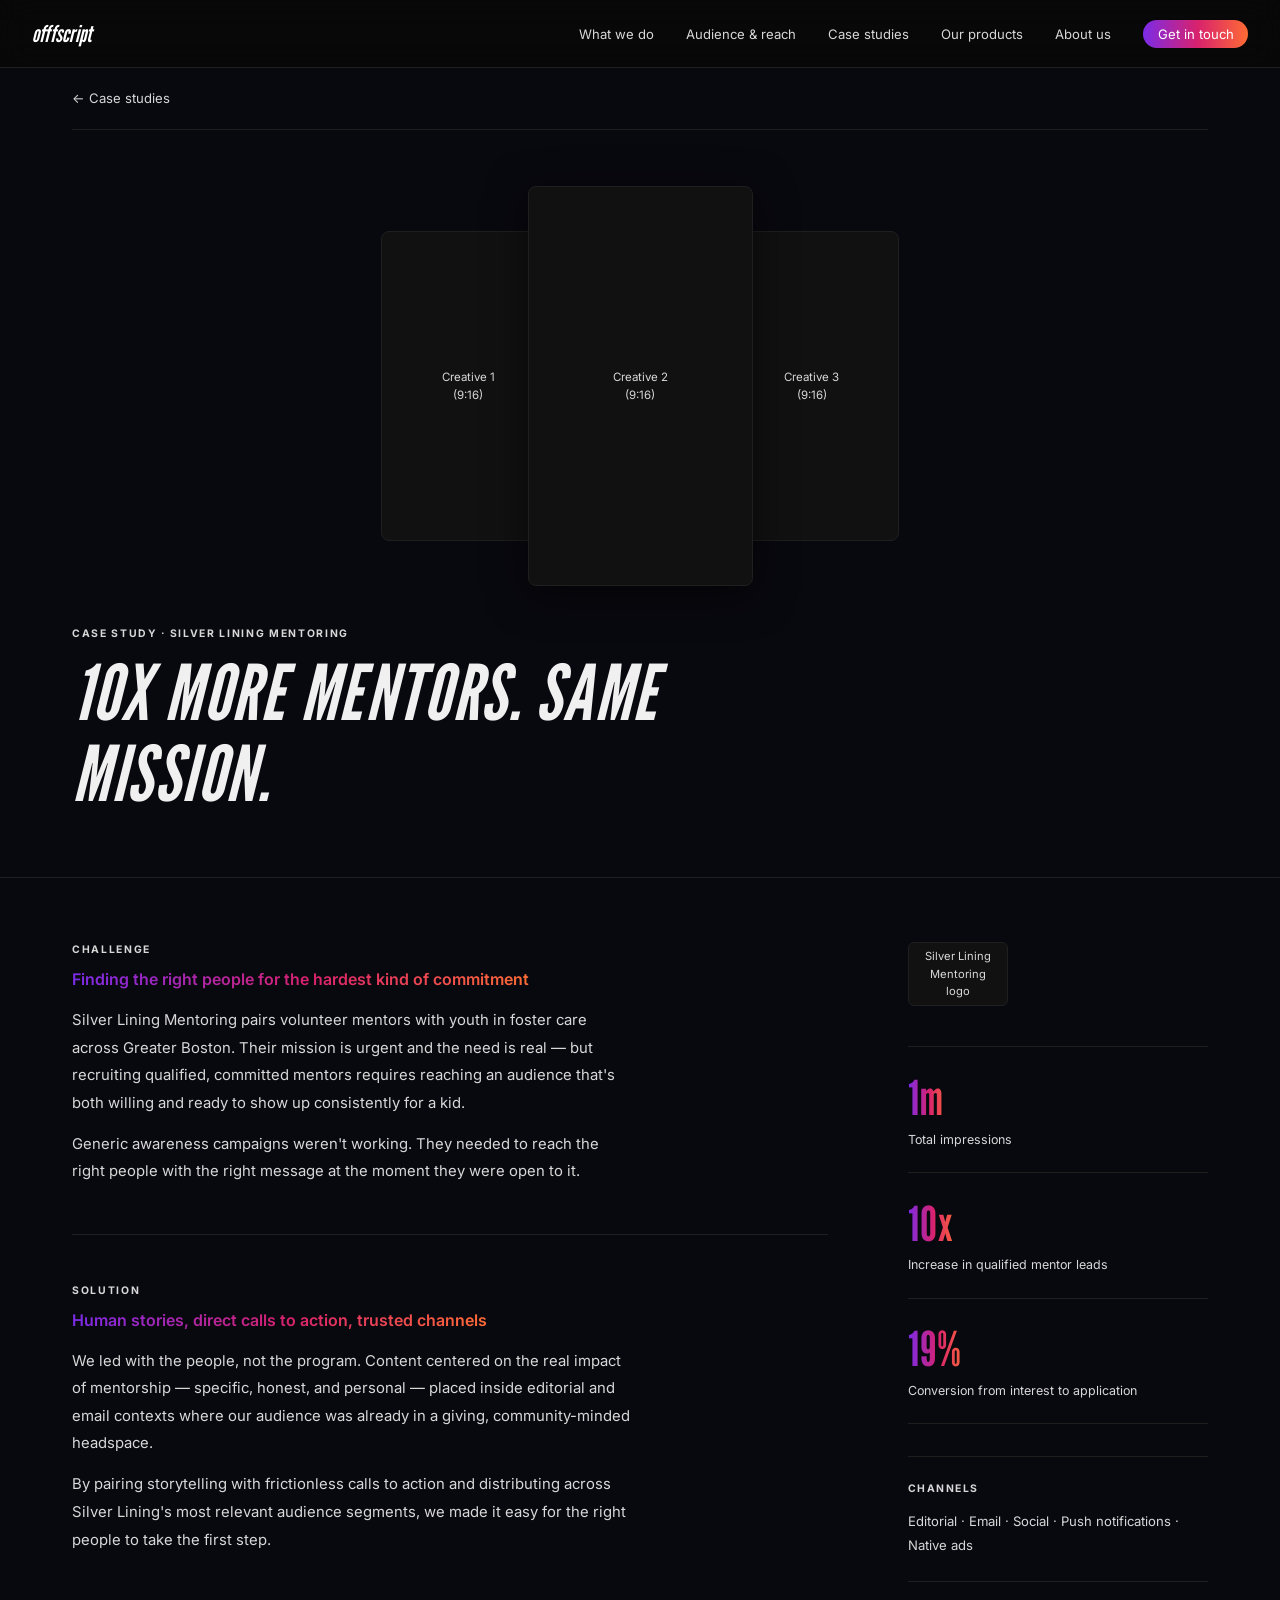
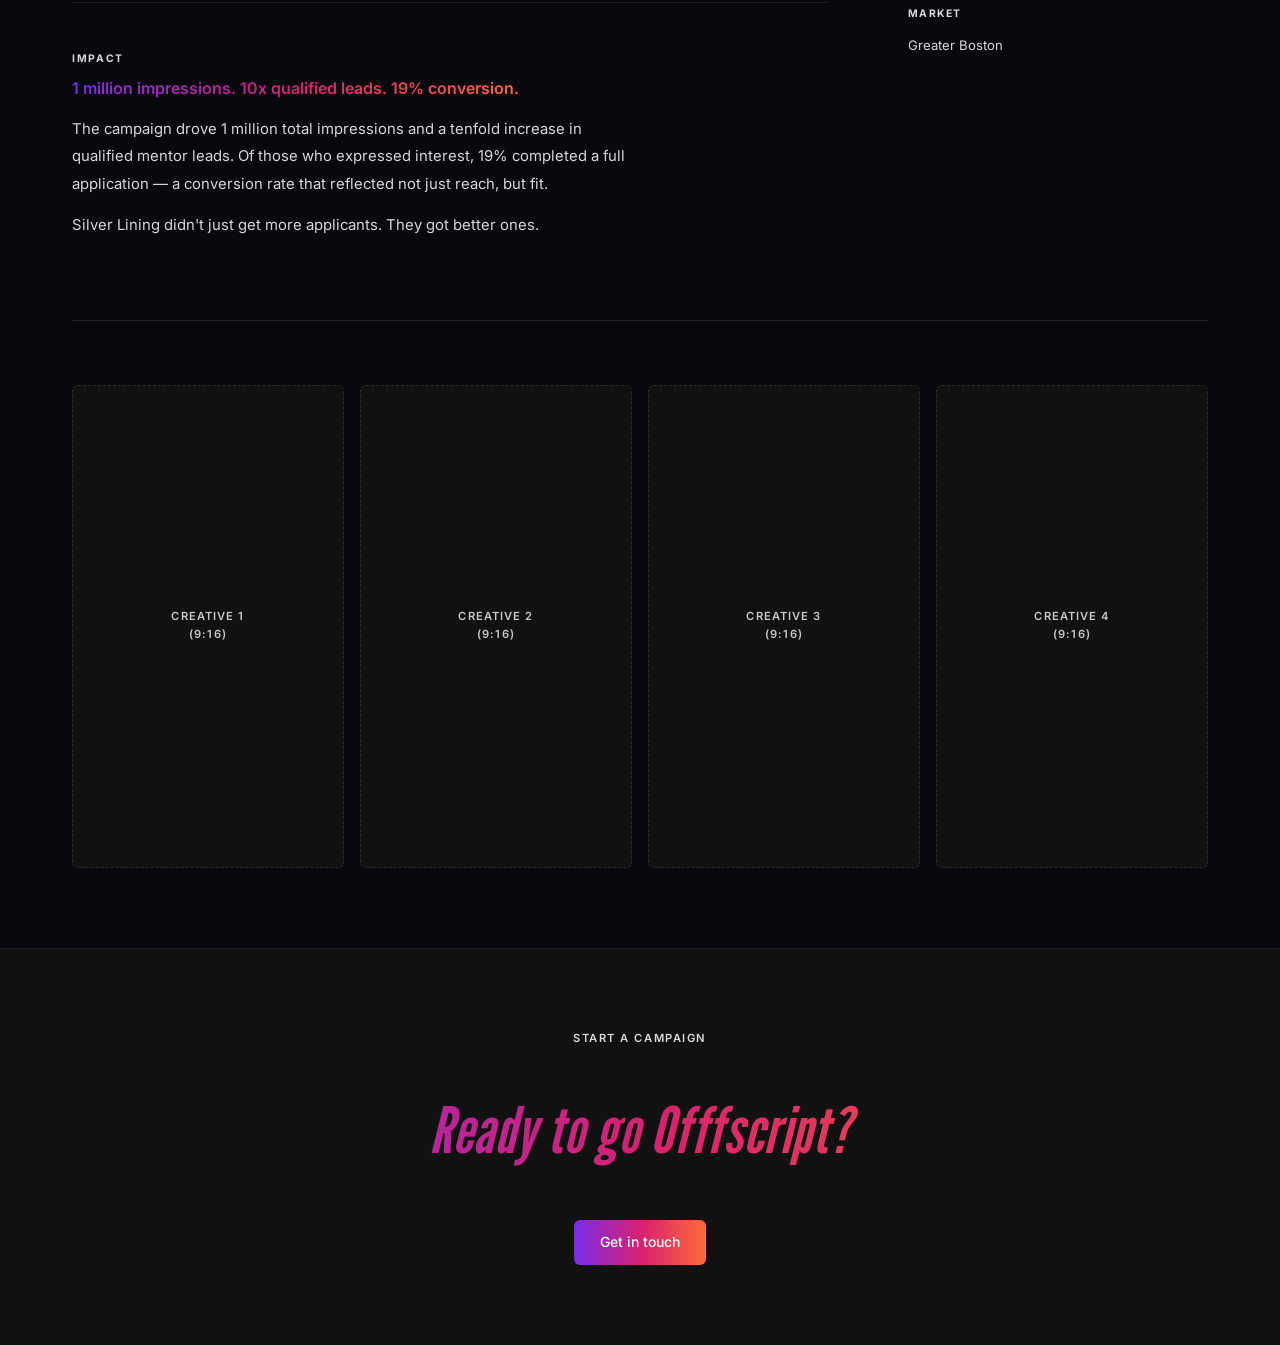
<file: case-study-silver-lining.html>
<!DOCTYPE html>
<html lang="en">
<head>
  <meta charset="UTF-8" />
  <meta name="viewport" content="width=device-width, initial-scale=1.0" />
  <title>Silver Lining Mentoring | Offfscript</title>
  <link rel="icon" type="image/svg+xml" href="favicon.svg">
  <link rel="stylesheet" href="styles.css?v=27" />
  <style>
    .cs-topbar {
      display: flex;
      align-items: center;
      padding: 1.25rem 0;
      border-bottom: 1px solid var(--border);
    }

    .cs-back {
      display: flex;
      align-items: center;
      gap: 0.4rem;
      font-size: 0.82rem;
      color: var(--muted);
      text-decoration: none;
      transition: color 0.15s;
    }

    .cs-back:hover { color: var(--text); }

    .cs-hero {
      border-bottom: 1px solid var(--border);
      padding: 3.5rem 0 4rem;
    }

    .cs-hero-title {
      margin-top: 2.5rem;
      text-align: left;
    }

    .cs-hero-eyebrow {
      font-size: 0.65rem;
      font-weight: 700;
      letter-spacing: 0.16em;
      text-transform: uppercase;
      color: var(--muted);
      margin-bottom: 0.6rem;
    }

    .cs-hero-title h1 {
      font-family: var(--font-display);
      font-size: clamp(2.4rem, 6vw, 5rem);
      font-weight: 400;
      line-height: 1.05;
      letter-spacing: 0.02em;
      text-transform: uppercase;
      color: var(--text);
      max-width: 700px;
    }

    .cs-hero-frames {
      display: flex;
      align-items: center;
      justify-content: center;
    }

    .cs-frame {
      aspect-ratio: 9 / 16;
      background: var(--surface);
      border: 1px solid var(--border);
      border-radius: 8px;
      display: flex;
      align-items: center;
      justify-content: center;
      font-size: 0.72rem;
      color: var(--muted);
      text-align: center;
      flex-shrink: 0;
    }

    .cs-frame-center {
      height: clamp(260px, 32vw, 400px);
      position: relative;
      z-index: 2;
      box-shadow: 0 8px 40px rgba(0,0,0,0.6);
    }

    .cs-frame-side {
      height: clamp(200px, 25vw, 310px);
      z-index: 1;
    }

    .cs-frame-side:first-child { margin-right: -28px; }
    .cs-frame-side:last-child  { margin-left:  -28px; }

    .cs-body {
      display: grid;
      grid-template-columns: 1fr 300px;
      gap: 5rem;
      align-items: start;
      padding: 4rem 0 5rem;
    }

    .cs-section {
      margin-bottom: 3rem;
      padding-bottom: 3rem;
      border-bottom: 1px solid var(--border);
    }

    .cs-section:last-child {
      border-bottom: none;
      margin-bottom: 0;
      padding-bottom: 0;
    }

    .cs-section-label {
      font-size: 0.65rem;
      font-weight: 700;
      letter-spacing: 0.16em;
      text-transform: uppercase;
      color: var(--muted);
      margin-bottom: 0.5rem;
    }

    .cs-section-subhead {
      font-size: 1rem;
      font-weight: 600;
      background: var(--gradient);
      -webkit-background-clip: text;
      -webkit-text-fill-color: transparent;
      background-clip: text;
      padding: 0.05em 0;
      display: inline-block;
      margin-bottom: 1rem;
      line-height: 1.4;
    }

    .cs-section p {
      font-size: 0.93rem;
      line-height: 1.85;
      color: var(--muted);
      margin-bottom: 0.85rem;
      max-width: 62ch;
    }

    .cs-section p:last-child { margin-bottom: 0; }

    .cs-sidebar {
      position: sticky;
      top: calc(var(--nav-h) + 2rem);
    }

    .cs-client-logo {
      width: 100px;
      height: 64px;
      background: var(--surface);
      border: 1px solid var(--border);
      border-radius: var(--radius);
      display: flex;
      align-items: center;
      justify-content: center;
      margin-bottom: 2.5rem;
      font-size: 0.7rem;
      color: var(--muted);
      text-align: center;
      padding: 0.5rem;
    }

    .cs-stats {
      display: flex;
      flex-direction: column;
      gap: 0;
      border-top: 1px solid var(--border);
    }

    .cs-stat {
      padding: 1.5rem 0;
      border-bottom: 1px solid var(--border);
    }

    .cs-stat-num {
      font-family: var(--font-display);
      font-size: clamp(2.2rem, 4vw, 3rem);
      font-weight: 400;
      letter-spacing: 0.01em;
      line-height: 1;
      background: var(--gradient);
      -webkit-background-clip: text;
      -webkit-text-fill-color: transparent;
      background-clip: text;
      padding: 0.05em 0.1em 0.05em 0;
      -webkit-box-decoration-break: clone;
      box-decoration-break: clone;
      display: inline-block;
      margin-bottom: 0.4rem;
    }

    .cs-stat-label {
      font-size: 0.78rem;
      color: var(--muted);
      line-height: 1.4;
    }

    .cs-img-grid {
      display: grid;
      grid-template-columns: repeat(4, 1fr);
      gap: 1rem;
      border-top: 1px solid var(--border);
      padding-top: 4rem;
      padding-bottom: 5rem;
    }

    .cs-img-grid .img-ph { margin: 0; }

    @media (max-width: 960px) {
      .cs-body { grid-template-columns: 1fr; gap: 3rem; }
      .cs-sidebar { position: static; }
      .cs-stats { flex-direction: row; flex-wrap: wrap; gap: 1.5rem; border-top: none; }
      .cs-stat { border: none; padding: 0; flex: 1 1 120px; }
    }

    @media (max-width: 640px) {
      .cs-img-grid { grid-template-columns: 1fr 1fr; }
    }
  </style>
</head>
<body>
  <script src="nav.js?v=7"></script>

  <div class="page">

    <!-- ── TOP BAR ───────────────────────── -->
    <div class="container">
      <div class="cs-topbar">
        <a href="case-studies.html" class="cs-back">← Case studies</a>
      </div>
    </div>

    <!-- ── HERO ─────────────────────────── -->
    <div class="cs-hero">
      <div class="container">
        <div class="cs-hero-frames">
          <div class="cs-frame cs-frame-side">Creative 1<br>(9:16)</div>
          <div class="cs-frame cs-frame-center">Creative 2<br>(9:16)</div>
          <div class="cs-frame cs-frame-side">Creative 3<br>(9:16)</div>
        </div>
        <div class="cs-hero-title">
          <div class="cs-hero-eyebrow">Case Study · Silver Lining Mentoring</div>
          <h1>10x More Mentors. Same Mission.</h1>
        </div>
      </div>
    </div>

    <!-- ── BODY ──────────────────────────── -->
    <div class="container">
      <div class="cs-body">

        <div class="cs-left">

          <div class="cs-section">
            <div class="cs-section-label">Challenge</div>
            <div class="cs-section-subhead">Finding the right people for the hardest kind of commitment</div>
            <p>Silver Lining Mentoring pairs volunteer mentors with youth in foster care across Greater Boston. Their mission is urgent and the need is real — but recruiting qualified, committed mentors requires reaching an audience that's both willing and ready to show up consistently for a kid.</p>
            <p>Generic awareness campaigns weren't working. They needed to reach the right people with the right message at the moment they were open to it.</p>
          </div>

          <div class="cs-section">
            <div class="cs-section-label">Solution</div>
            <div class="cs-section-subhead">Human stories, direct calls to action, trusted channels</div>
            <p>We led with the people, not the program. Content centered on the real impact of mentorship — specific, honest, and personal — placed inside editorial and email contexts where our audience was already in a giving, community-minded headspace.</p>
            <p>By pairing storytelling with frictionless calls to action and distributing across Silver Lining's most relevant audience segments, we made it easy for the right people to take the first step.</p>
          </div>

          <div class="cs-section">
            <div class="cs-section-label">Impact</div>
            <div class="cs-section-subhead">1 million impressions. 10x qualified leads. 19% conversion.</div>
            <p>The campaign drove 1 million total impressions and a tenfold increase in qualified mentor leads. Of those who expressed interest, 19% completed a full application — a conversion rate that reflected not just reach, but fit.</p>
            <p>Silver Lining didn't just get more applicants. They got better ones.</p>
          </div>

        </div>

        <div class="cs-sidebar">

          <div class="cs-client-logo">Silver Lining Mentoring logo</div>

          <div class="cs-stats">
            <div class="cs-stat">
              <div class="cs-stat-num">1m</div>
              <div class="cs-stat-label">Total impressions</div>
            </div>
            <div class="cs-stat">
              <div class="cs-stat-num">10x</div>
              <div class="cs-stat-label">Increase in qualified mentor leads</div>
            </div>
            <div class="cs-stat">
              <div class="cs-stat-num">19%</div>
              <div class="cs-stat-label">Conversion from interest to application</div>
            </div>
          </div>

          <div style="margin-top: 2rem; padding-top: 1.5rem; border-top: 1px solid var(--border);">
            <div style="font-size: 0.65rem; font-weight: 700; letter-spacing: 0.14em; text-transform: uppercase; color: var(--muted); margin-bottom: 0.75rem;">Channels</div>
            <div style="font-size: 0.82rem; color: var(--muted); line-height: 1.8;">Editorial · Email · Social · Push notifications · Native ads</div>
          </div>

          <div style="margin-top: 1.5rem; padding-top: 1.5rem; border-top: 1px solid var(--border);">
            <div style="font-size: 0.65rem; font-weight: 700; letter-spacing: 0.14em; text-transform: uppercase; color: var(--muted); margin-bottom: 0.75rem;">Market</div>
            <div style="font-size: 0.82rem; color: var(--muted);">Greater Boston</div>
          </div>

        </div>
      </div>

      <!-- ── IMAGE GRID ──────────────────── -->
      <div class="cs-img-grid">
        <div class="img-ph r-9-16">Creative 1<br>(9:16)</div>
        <div class="img-ph r-9-16">Creative 2<br>(9:16)</div>
        <div class="img-ph r-9-16">Creative 3<br>(9:16)</div>
        <div class="img-ph r-9-16">Creative 4<br>(9:16)</div>
      </div>
    </div>

    <!-- ── CTA ────────────────────────────── -->
    <div class="cta-strip">
      <p class="label" style="margin-bottom: 1rem;">Start a campaign</p>
      <h2 class="g" style="margin-bottom: 1.5rem;">Ready to go Offfscript?</h2>
      <a href="get-in-touch.html" class="btn btn-primary">Get in touch</a>
    </div>

  </div><!-- /page -->
</body>
</html>
</file>
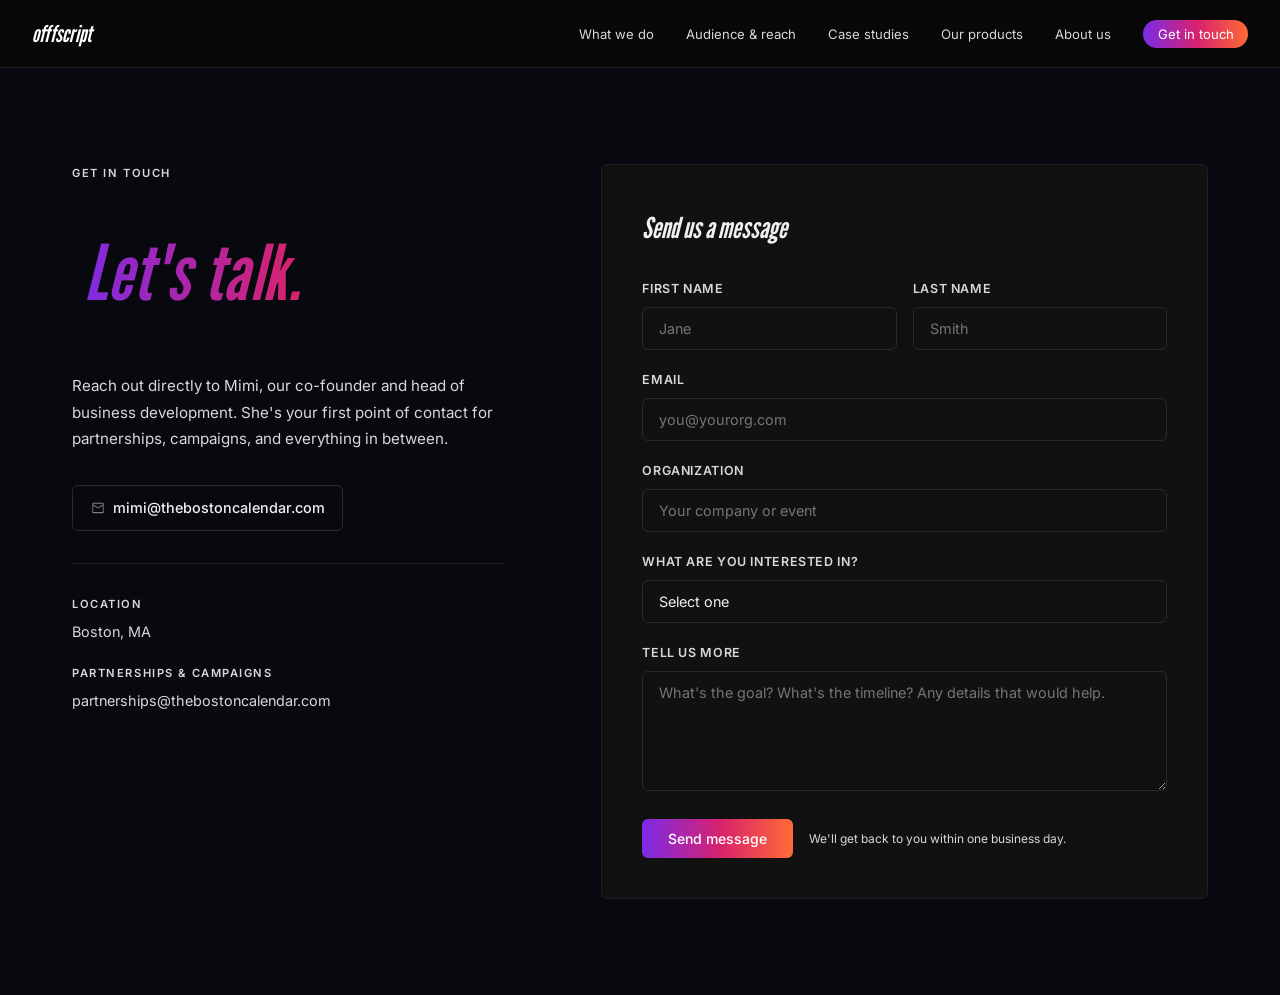
<file: get-in-touch.html>
<!DOCTYPE html>
<html lang="en">
<head>
  <meta charset="UTF-8" />
  <meta name="viewport" content="width=device-width, initial-scale=1.0" />
  <title>Get in touch | Offfscript</title>
  <link rel="icon" type="image/svg+xml" href="favicon.svg">
  <link rel="stylesheet" href="styles.css?v=27" />
  <style>
    .contact-layout {
      display: grid;
      grid-template-columns: 1fr 1.4fr;
      gap: 6rem;
      align-items: start;
    }

    .contact-sidebar {
      position: sticky;
      top: calc(var(--nav-h) + 3rem);
    }

    .contact-sidebar h1 {
      font-size: clamp(3rem, 6vw, 5.5rem);
      margin-bottom: 1.5rem;
    }

    .contact-lead {
      font-size: 0.95rem;
      color: var(--muted);
      line-height: 1.75;
      margin-bottom: 2rem;
    }

    .contact-email {
      display: inline-flex;
      align-items: center;
      gap: 0.5rem;
      font-size: 0.9rem;
      font-weight: 500;
      color: var(--text);
      border: 1px solid var(--border-2);
      border-radius: var(--radius);
      padding: 0.65rem 1.1rem;
      transition: border-color 0.18s;
    }

    .contact-email:hover { border-color: var(--muted); }

    .contact-email svg {
      width: 14px;
      height: 14px;
      opacity: 0.5;
    }

    .contact-divider {
      border: none;
      border-top: 1px solid var(--border);
      margin: 2rem 0;
    }

    .contact-detail {
      margin-bottom: 1.25rem;
    }

    .contact-detail .label {
      margin-bottom: 0.35rem;
      display: block;
    }

    .contact-detail p {
      font-size: 0.9rem;
    }

    /* Form */
    .contact-form-card {
      background: var(--surface);
      border: 1px solid var(--border);
      border-radius: var(--radius);
      padding: 2.5rem;
    }

    .contact-form-card h3 {
      font-family: var(--font-display);
      font-style: italic;
      font-size: 1.8rem;
      font-weight: 400;
      text-transform: none;
      letter-spacing: 0;
      color: var(--text);
      margin-bottom: 1.75rem;
    }

    .form-row {
      display: grid;
      grid-template-columns: 1fr 1fr;
      gap: 1rem;
    }

    .form-submit-row {
      display: flex;
      align-items: center;
      gap: 1rem;
      margin-top: 0.5rem;
    }

    .form-note {
      font-size: 0.75rem;
      color: var(--muted);
      flex: 1;
    }

    @media (max-width: 900px) {
      .contact-layout {
        grid-template-columns: 1fr;
        gap: 3rem;
      }
      .contact-sidebar { position: static; }
      .form-row { grid-template-columns: 1fr; }
    }
  </style>
</head>
<body>
  <script src="nav.js?v=7"></script>

  <div class="page">
    <div class="container">
      <div class="section">
        <div class="contact-layout">

          <!-- ── LEFT: Contact info ──────── -->
          <div class="contact-sidebar">
            <p class="label" style="margin-bottom: 0.75rem;">Get in touch</p>
            <h1 class="g">Let's talk.</h1>
            <p class="contact-lead">Reach out directly to Mimi, our co-founder and head of business development. She's your first point of contact for partnerships, campaigns, and everything in between.</p>

            <a href="mailto:mimi@thebostoncalendar.com" class="contact-email">
              <svg viewBox="0 0 16 16" fill="currentColor"><path d="M1.5 3.5A1.5 1.5 0 013 2h10a1.5 1.5 0 011.5 1.5v9A1.5 1.5 0 0113 14H3a1.5 1.5 0 01-1.5-1.5v-9zm1 0v.5l5.5 3.5 5.5-3.5v-.5a.5.5 0 00-.5-.5H3a.5.5 0 00-.5.5zm0 1.8v6.7a.5.5 0 00.5.5h10a.5.5 0 00.5-.5V5.3L8 8.5 2.5 5.3z"/></svg>
              mimi@thebostoncalendar.com
            </a>

            <hr class="contact-divider" />

            <div class="contact-detail">
              <span class="label">Location</span>
              <p>Boston, MA</p>
            </div>

            <div class="contact-detail">
              <span class="label">Partnerships &amp; campaigns</span>
              <p>partnerships@thebostoncalendar.com</p>
            </div>

          </div>

          <!-- ── RIGHT: Form ─────────────── -->
          <div>
            <div class="contact-form-card">
              <h3>Send us a message</h3>

              <form action="https://formspree.io/f/YOUR_FORM_ID" method="POST">

                <div class="form-row">
                  <div class="form-group">
                    <label for="first-name">First name</label>
                    <input type="text" id="first-name" name="first_name" placeholder="Jane" required />
                  </div>
                  <div class="form-group">
                    <label for="last-name">Last name</label>
                    <input type="text" id="last-name" name="last_name" placeholder="Smith" />
                  </div>
                </div>

                <div class="form-group">
                  <label for="email">Email</label>
                  <input type="email" id="email" name="email" placeholder="you@yourorg.com" required />
                </div>

                <div class="form-group">
                  <label for="org">Organization</label>
                  <input type="text" id="org" name="organization" placeholder="Your company or event" />
                </div>

                <div class="form-group">
                  <label for="interest">What are you interested in?</label>
                  <select id="interest" name="interest">
                    <option value="" disabled selected>Select one</option>
                    <option value="ongoing-partnership">Ongoing partnership (monthly retainer)</option>
                    <option value="creative-campaign">Creative campaign (project-based)</option>
                    <option value="storydrop">StoryDrop (creator monetization platform)</option>
                    <option value="other">Other / not sure yet</option>
                  </select>
                </div>

                <div class="form-group">
                  <label for="message">Tell us more</label>
                  <textarea id="message" name="message" placeholder="What's the goal? What's the timeline? Any details that would help."></textarea>
                </div>

                <div class="form-submit-row">
                  <button type="submit" class="btn btn-primary">Send message</button>
                  <p class="form-note">We'll get back to you within one business day.</p>
                </div>

              </form>
            </div>
          </div>

        </div>
      </div>
    </div>
  </div><!-- /page -->
</body>
</html>
</file>
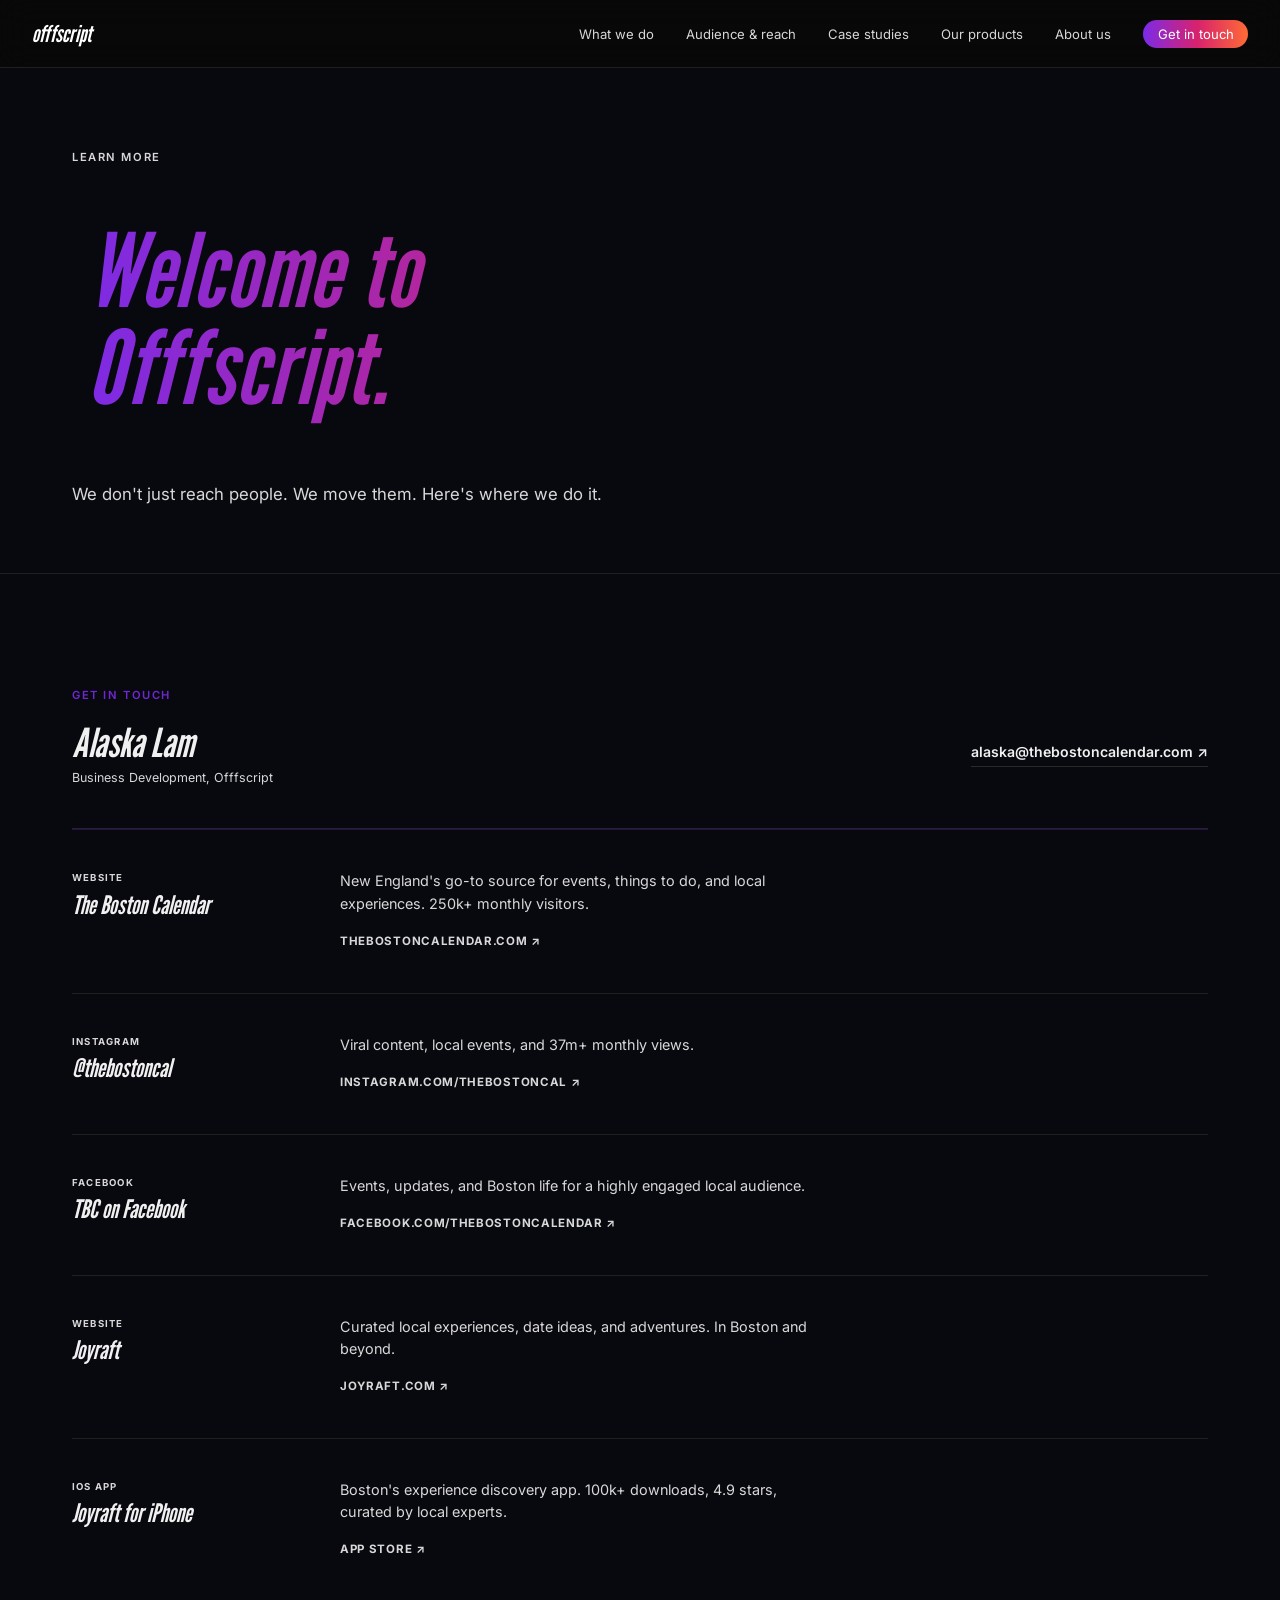
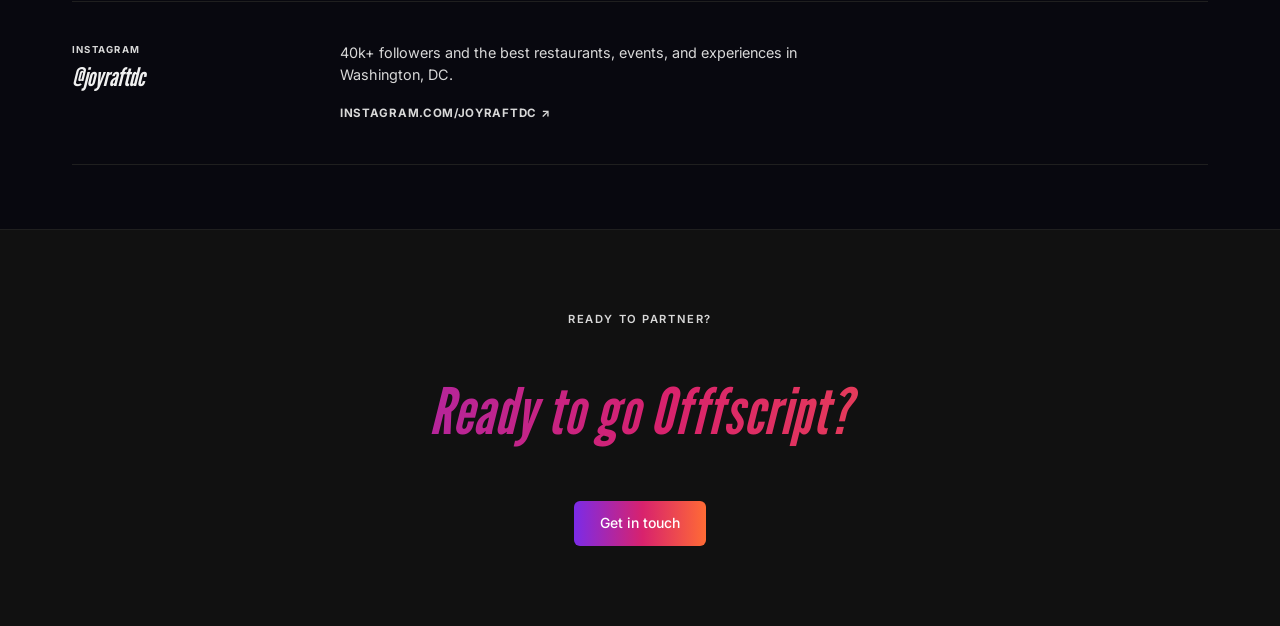
<file: learn-more.html>
<!DOCTYPE html>
<html lang="en">
<head>
  <meta charset="UTF-8" />
  <meta name="viewport" content="width=device-width, initial-scale=1.0" />
  <title>Learn more | Offfscript</title>
  <link rel="icon" type="image/svg+xml" href="favicon.svg">
  <link rel="stylesheet" href="styles.css?v=27" />
  <style>
    .learn-hero {
      padding: 5rem 0 4rem;
      border-bottom: 1px solid var(--border);
    }

    .properties-section {
      padding: 4rem 0;
    }

    .contact-section {
      padding: 3rem 0 2.5rem;
      border-bottom: 1px solid rgba(123, 43, 232, 0.35);
    }

    .contact-section-row {
      display: flex;
      justify-content: space-between;
      align-items: baseline;
      gap: 2rem;
      flex-wrap: wrap;
    }

    .contact-name {
      font-family: var(--font-display);
      font-style: italic;
      font-weight: 400;
      font-size: 2.5rem;
      line-height: 1;
      color: var(--text);
      margin-bottom: 0.4rem;
    }

    .contact-role { font-size: 0.78rem; color: var(--muted); }

    .contact-email {
      font-size: 0.88rem;
      font-weight: 600;
      color: var(--text);
      text-decoration: none;
      border-bottom: 1px solid var(--border-2);
      padding-bottom: 0.15rem;
      transition: border-color 0.15s;
      white-space: nowrap;
    }
    .contact-email:hover { border-color: var(--text); }

    .property-list {
      border-bottom: 1px solid var(--border);
    }

    .property-row {
      display: grid;
      grid-template-columns: 220px 1fr;
      gap: 3rem;
      padding: 2.5rem 0;
      border-top: 1px solid var(--border);
      align-items: start;
      text-decoration: none;
    }

    .property-platform {
      font-size: 0.6rem;
      font-weight: 700;
      letter-spacing: 0.13em;
      text-transform: uppercase;
      color: var(--muted);
      margin-bottom: 0.4rem;
    }

    .property-name {
      font-family: var(--font-display);
      font-style: italic;
      font-weight: 400;
      font-size: 1.6rem;
      line-height: 1.05;
      color: var(--text);
    }

    .property-desc {
      font-size: 0.9rem;
      color: var(--muted);
      line-height: 1.55;
      max-width: 480px;
      margin-bottom: 0.75rem;
    }

    .property-link {
      font-size: 0.72rem;
      font-weight: 700;
      letter-spacing: 0.06em;
      text-transform: uppercase;
      color: var(--muted);
      text-decoration: none;
    }

    a.property-row:hover .property-name { opacity: 0.65; }

    @media (max-width: 768px) {
      .contact-section-row { flex-direction: column; gap: 1rem; }
      .property-row { grid-template-columns: 1fr; gap: 0.75rem; padding: 1.5rem 0; }
    }
  </style>
</head>
<body>
  <script src="nav.js?v=7"></script>

  <div class="page">

    <!-- ── HERO ──────────────────────────────── -->
    <div class="learn-hero">
      <div class="container">
        <p class="label" style="margin-bottom: 0.75rem;">Learn more</p>
        <h1 class="g" style="font-size: clamp(3rem, 8vw, 6.5rem); line-height: 0.95;">Welcome to<br>Offfscript.</h1>
        <p style="max-width: 540px; margin-top: 1.5rem; font-size: 1.05rem; color: var(--muted);">We don't just reach people. We move them. Here's where we do it.</p>
      </div>
    </div>

    <!-- ── PROPERTIES + CONTACT ──────────────── -->
    <div class="container">
      <div class="properties-section">

        <div class="contact-section">
          <p class="label" style="margin-bottom: 1rem; color: rgba(123,43,232,0.9);">Get in touch</p>
          <div class="contact-section-row">
            <div>
              <div class="contact-name">Alaska Lam</div>
              <div class="contact-role">Business Development, Offfscript</div>
            </div>
            <a href="mailto:alaska@thebostoncalendar.com" class="contact-email">alaska@thebostoncalendar.com ↗</a>
          </div>
        </div>

        <div class="property-list">

          <a href="https://www.thebostoncalendar.com" target="_blank" rel="noopener" class="property-row">
            <div>
              <div class="property-platform">Website</div>
              <div class="property-name">The Boston Calendar</div>
            </div>
            <div>
              <p class="property-desc">New England's go-to source for events, things to do, and local experiences. 250k+ monthly visitors.</p>
              <span class="property-link">thebostoncalendar.com ↗</span>
            </div>
          </a>

          <a href="https://www.instagram.com/thebostoncal" target="_blank" rel="noopener" class="property-row">
            <div>
              <div class="property-platform">Instagram</div>
              <div class="property-name">@thebostoncal</div>
            </div>
            <div>
              <p class="property-desc">Viral content, local events, and 37m+ monthly views.</p>
              <span class="property-link">instagram.com/thebostoncal ↗</span>
            </div>
          </a>

          <a href="https://www.facebook.com/thebostoncalendar" target="_blank" rel="noopener" class="property-row">
            <div>
              <div class="property-platform">Facebook</div>
              <div class="property-name">TBC on Facebook</div>
            </div>
            <div>
              <p class="property-desc">Events, updates, and Boston life for a highly engaged local audience.</p>
              <span class="property-link">facebook.com/thebostoncalendar ↗</span>
            </div>
          </a>

          <a href="https://www.joyraft.com" target="_blank" rel="noopener" class="property-row">
            <div>
              <div class="property-platform">Website</div>
              <div class="property-name">Joyraft</div>
            </div>
            <div>
              <p class="property-desc">Curated local experiences, date ideas, and adventures. In Boston and beyond.</p>
              <span class="property-link">joyraft.com ↗</span>
            </div>
          </a>

          <a href="https://apps.apple.com/us/app/joyraft-boston-experiences/id1600700683" target="_blank" rel="noopener" class="property-row">
            <div>
              <div class="property-platform">iOS App</div>
              <div class="property-name">Joyraft for iPhone</div>
            </div>
            <div>
              <p class="property-desc">Boston's experience discovery app. 100k+ downloads, 4.9 stars, curated by local experts.</p>
              <span class="property-link">App Store ↗</span>
            </div>
          </a>

          <a href="https://www.instagram.com/joyraftdc" target="_blank" rel="noopener" class="property-row">
            <div>
              <div class="property-platform">Instagram</div>
              <div class="property-name">@joyraftdc</div>
            </div>
            <div>
              <p class="property-desc">40k+ followers and the best restaurants, events, and experiences in Washington, DC.</p>
              <span class="property-link">instagram.com/joyraftdc ↗</span>
            </div>
          </a>

        </div>
      </div>
    </div>

    <!-- ── CTA ───────────────────────────────── -->
    <div class="cta-strip">
      <p class="label" style="margin-bottom: 1rem;">Ready to partner?</p>
      <h2 class="g" style="margin-bottom: 1.5rem;">Ready to go Offfscript?</h2>
      <a href="mailto:alaska@thebostoncalendar.com" class="btn btn-primary">Get in touch</a>
    </div>

  </div><!-- /page -->
</body>
</html>
</file>
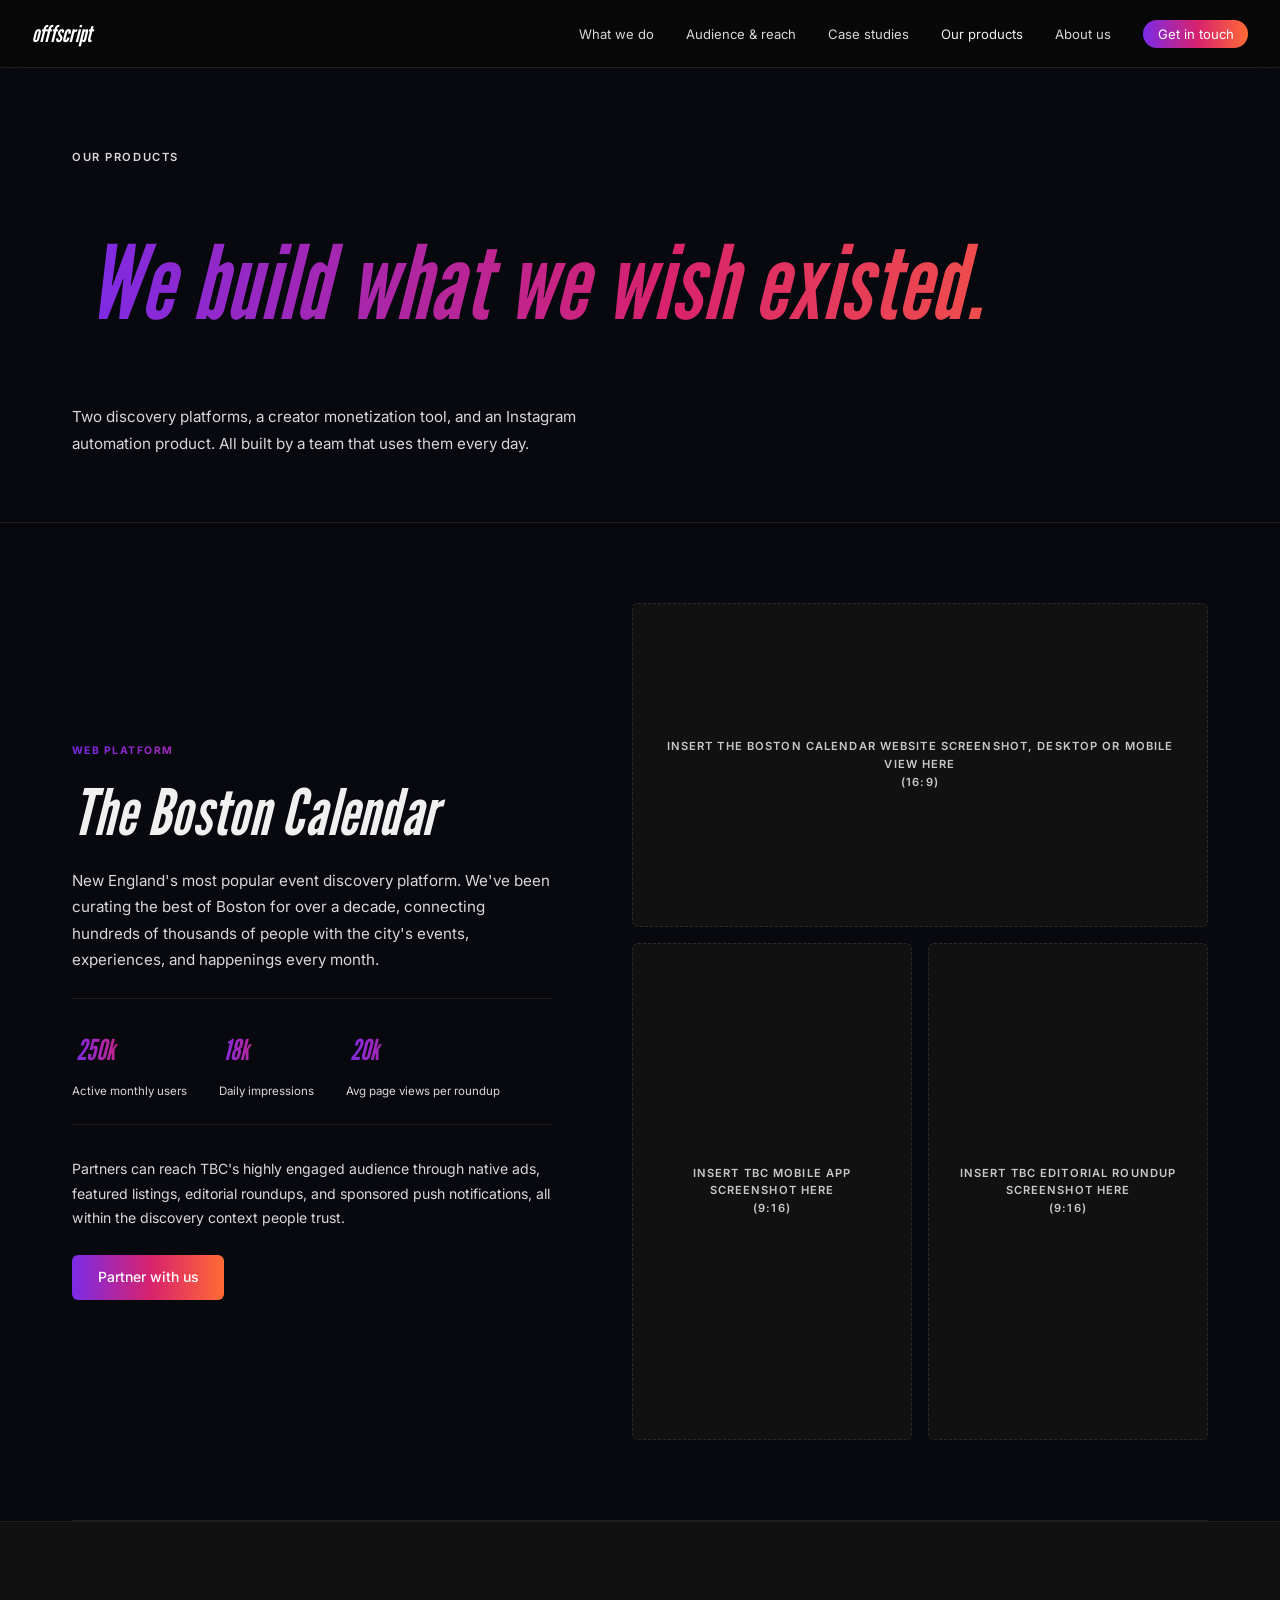
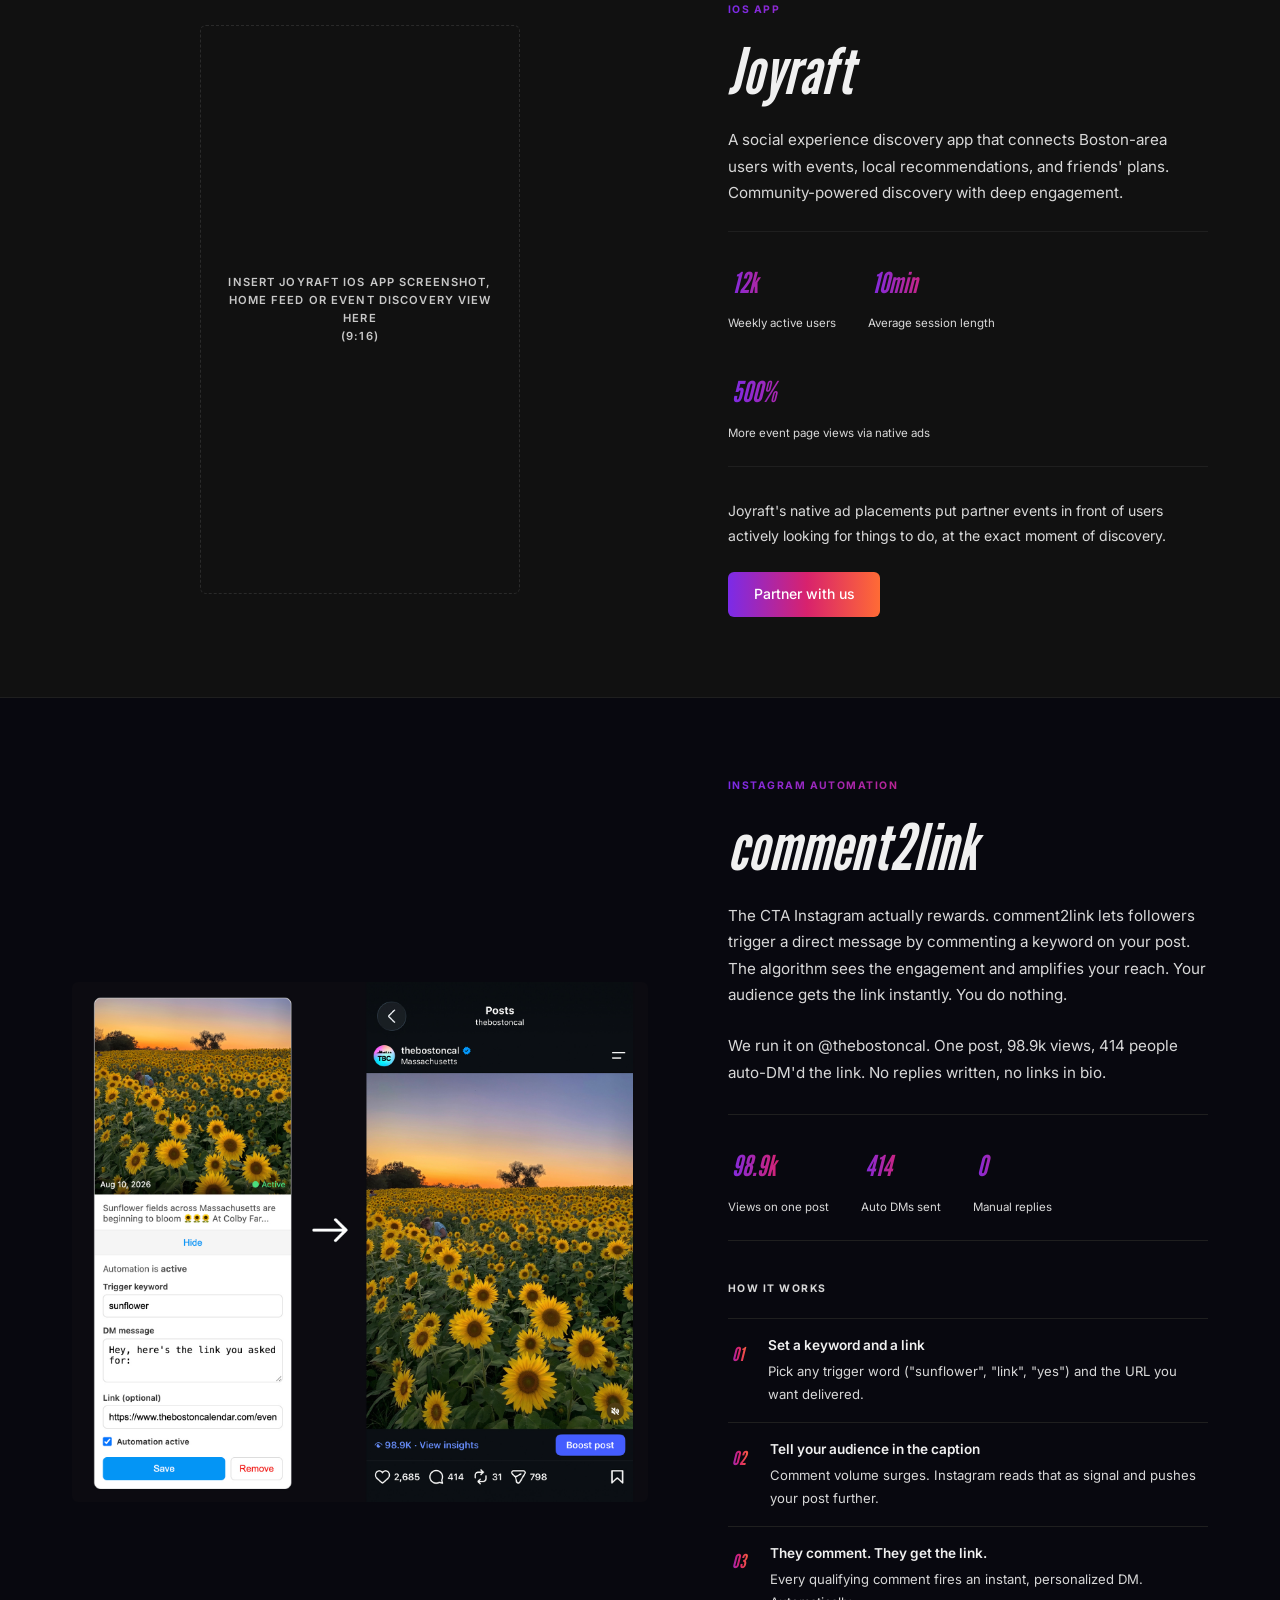
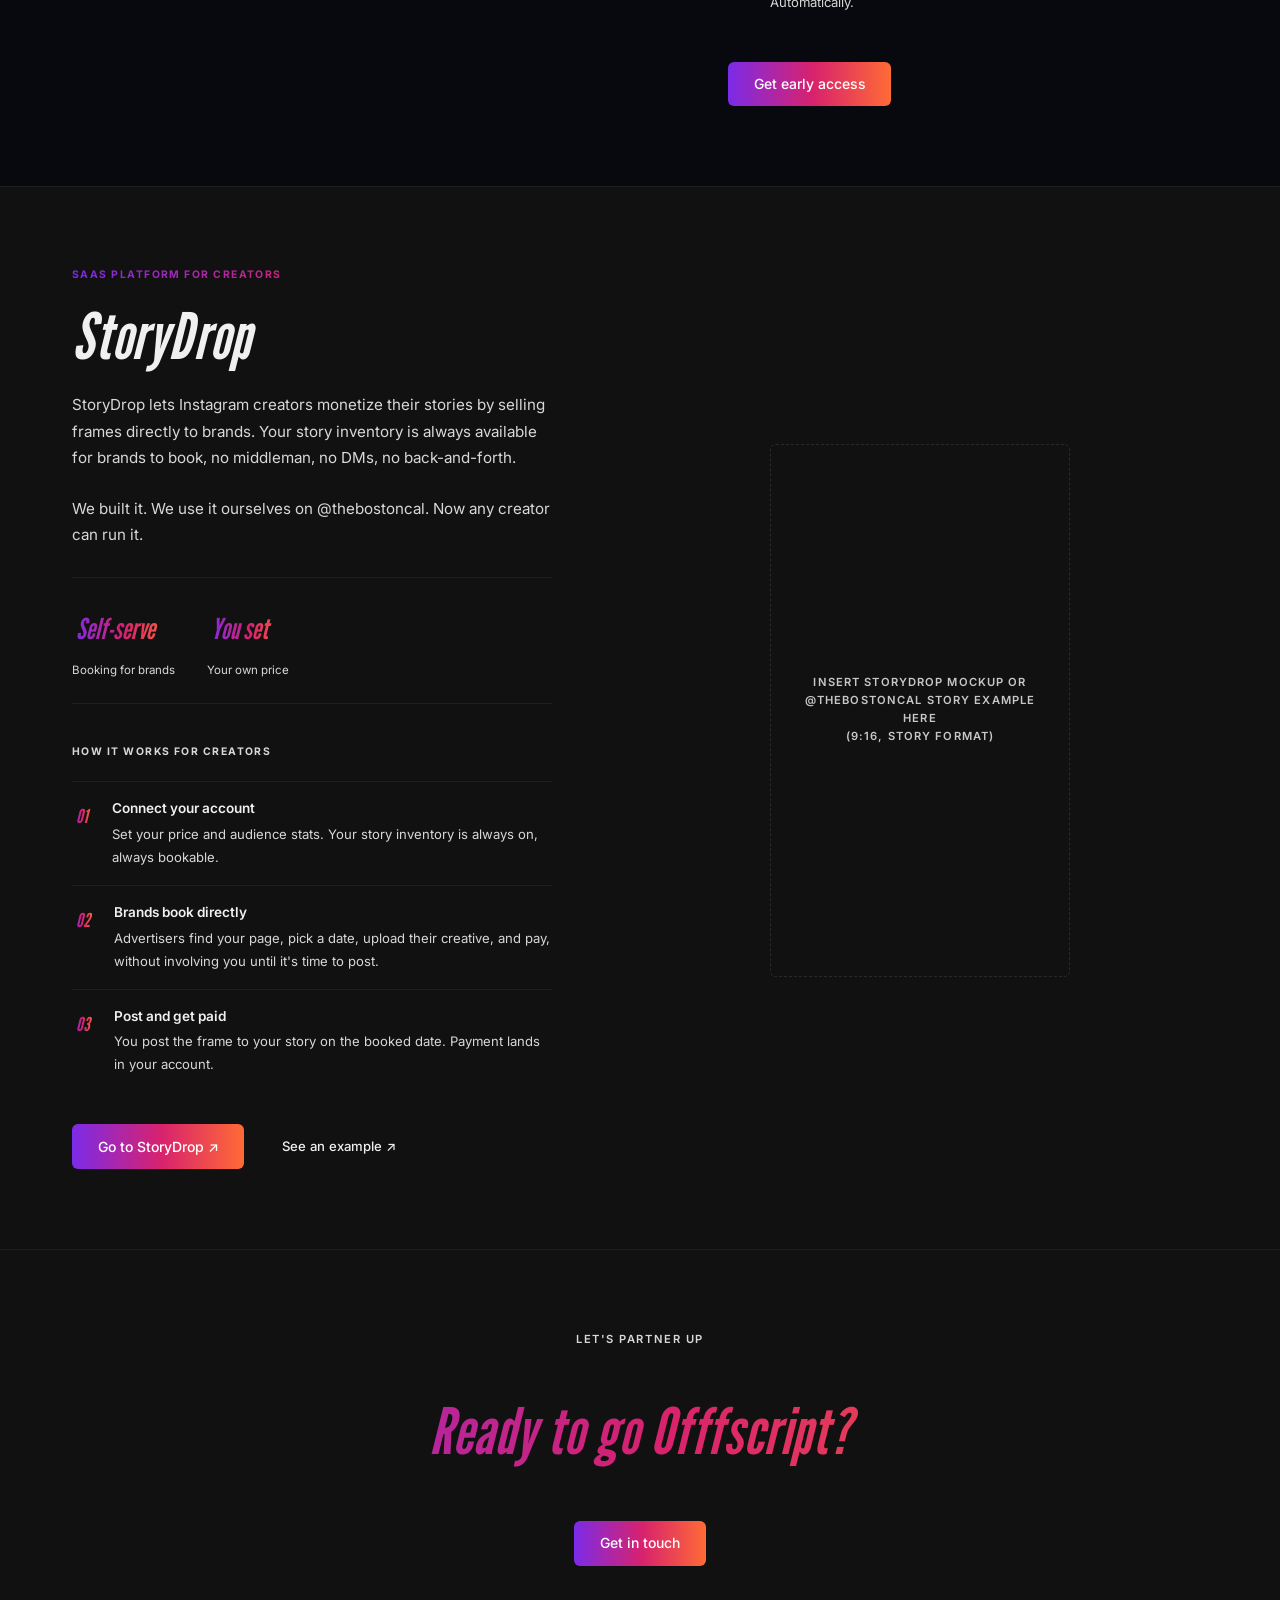
<file: our-products.html>
<!DOCTYPE html>
<html lang="en">
<head>
  <meta charset="UTF-8" />
  <meta name="viewport" content="width=device-width, initial-scale=1.0" />
  <title>Our products | Offfscript</title>
  <link rel="icon" type="image/svg+xml" href="favicon.svg">
  <link rel="stylesheet" href="styles.css?v=27" />
  <style>
    .page-hero {
      padding: 5rem 0 4rem;
      border-bottom: 1px solid var(--border);
    }

    /* Product section layout */
    .product-section {
      padding: 5rem 0;
      border-bottom: 1px solid var(--border);
    }

    .product-layout {
      display: grid;
      grid-template-columns: 1fr 1.2fr;
      gap: 5rem;
      align-items: center;
    }

    .product-layout.reverse { grid-template-columns: 1.2fr 1fr; }
    .product-layout.reverse .product-media { order: -1; }

    .product-tag-line {
      font-size: 0.65rem;
      font-weight: 700;
      letter-spacing: 0.14em;
      text-transform: uppercase;
      background: var(--gradient);
      -webkit-background-clip: text;
      -webkit-text-fill-color: transparent;
      background-clip: text;
      margin-bottom: 0.75rem;
      display: block;
    }

    .product-section h2 {
      font-size: clamp(2.5rem, 5vw, 4rem);
      color: var(--text);
      margin-bottom: 1rem;
    }

    .product-section p.lead {
      font-size: 0.95rem;
      margin-bottom: 1.5rem;
    }

    .stat-row {
      display: flex;
      gap: 2rem;
      flex-wrap: wrap;
      margin-bottom: 2rem;
      padding: 1.5rem 0;
      border-top: 1px solid var(--border);
      border-bottom: 1px solid var(--border);
    }

    .stat-row .s-num {
      font-family: var(--font-display);
      font-style: italic;
      font-size: 1.8rem;
      background: var(--gradient);
      -webkit-background-clip: text;
      -webkit-text-fill-color: transparent;
      background-clip: text;
      line-height: 1.2;
      padding: 0.35em 0.15em;
      -webkit-box-decoration-break: clone;
      box-decoration-break: clone;
    }

    .stat-row .s-lbl {
      font-size: 0.72rem;
      color: var(--muted);
      margin-top: 0.25rem;
    }

    /* StoryDrop specific */
    .storydrop-section {
      background: var(--surface);
    }

    .how-it-works {
      margin-top: 2.5rem;
    }

    .how-it-works h4 {
      font-size: 0.65rem;
      font-weight: 700;
      letter-spacing: 0.14em;
      text-transform: uppercase;
      color: var(--muted);
      margin-bottom: 1.25rem;
    }

    .steps {
      display: flex;
      flex-direction: column;
      gap: 0;
    }

    .step {
      display: flex;
      gap: 1.25rem;
      padding: 1rem 0;
      border-top: 1px solid var(--border);
      align-items: flex-start;
    }

    .step-num {
      font-family: var(--font-display);
      font-style: italic;
      font-size: 1.2rem;
      background: var(--gradient);
      -webkit-background-clip: text;
      -webkit-text-fill-color: transparent;
      background-clip: text;
      flex-shrink: 0;
      line-height: 1.2;
      padding: 0.35em 0.2em;
      -webkit-box-decoration-break: clone;
      box-decoration-break: clone;
    }

    .step-body h4 {
      font-size: 0.85rem;
      font-weight: 600;
      letter-spacing: 0;
      text-transform: none;
      color: var(--text);
      margin-bottom: 0.2rem;
    }

    .step-body p {
      font-size: 0.82rem;
    }

    /* Audience callout */
    .audience-callout {
      background: var(--surface);
      border: 1px solid var(--border);
      border-radius: var(--radius);
      padding: 2rem;
      margin-top: 2.5rem;
    }

    .audience-callout h4 {
      font-size: 0.65rem;
      font-weight: 700;
      letter-spacing: 0.14em;
      text-transform: uppercase;
      color: var(--muted);
      margin-bottom: 1rem;
    }

    .audience-stats {
      display: grid;
      grid-template-columns: repeat(3, 1fr);
      gap: 1rem;
    }

    .aud-stat .aud-num {
      font-family: var(--font-display);
      font-style: italic;
      font-size: 1.6rem;
      background: var(--gradient);
      -webkit-background-clip: text;
      -webkit-text-fill-color: transparent;
      background-clip: text;
      line-height: 1.2;
      padding: 0.2em 0.15em;
      -webkit-box-decoration-break: clone;
      box-decoration-break: clone;
    }

    .aud-stat .aud-lbl {
      font-size: 0.72rem;
      color: var(--muted);
      margin-top: 0.25rem;
    }

    @media (max-width: 900px) {
      .product-layout,
      .product-layout.reverse {
        grid-template-columns: 1fr;
        gap: 2.5rem;
      }
      .product-layout.reverse .product-media { order: 0; }
      .audience-stats { grid-template-columns: 1fr 1fr; }
    }
  </style>
</head>
<body>
  <script src="nav.js?v=7"></script>

  <div class="page">

    <!-- ── PAGE HERO ──────────────────────── -->
    <div class="page-hero">
      <div class="container">
        <p class="label" style="margin-bottom: 0.75rem;">Our products</p>
        <h1 class="g" style="font-size: clamp(3.5rem, 8vw, 7rem); letter-spacing: 0.02em;">We build what we wish existed.</h1>
        <p style="max-width: 520px; margin-top: 1.25rem; font-size: 0.95rem;">Two discovery platforms, a creator monetization tool, and an Instagram automation product. All built by a team that uses them every day.</p>
      </div>
    </div>

    <!-- ── THE BOSTON CALENDAR ────────────── -->
    <div id="tbc">
      <div class="container">
        <div class="product-section">
          <div class="product-layout">
            <div class="product-content">
              <span class="product-tag-line">Web platform</span>
              <h2>The Boston Calendar</h2>
              <p class="lead">New England's most popular event discovery platform. We've been curating the best of Boston for over a decade, connecting hundreds of thousands of people with the city's events, experiences, and happenings every month.</p>

              <div class="stat-row">
                <div>
                  <div class="s-num">250k</div>
                  <div class="s-lbl">Active monthly users</div>
                </div>
                <div>
                  <div class="s-num">18k</div>
                  <div class="s-lbl">Daily impressions</div>
                </div>
                <div>
                  <div class="s-num">20k</div>
                  <div class="s-lbl">Avg page views per roundup</div>
                </div>
              </div>

              <p style="font-size: 0.88rem; margin-bottom: 1.5rem;">Partners can reach TBC's highly engaged audience through native ads, featured listings, editorial roundups, and sponsored push notifications, all within the discovery context people trust.</p>
              <a href="get-in-touch.html" class="btn btn-primary">Partner with us</a>
            </div>
            <div class="product-media">
              <div class="img-ph r-16-9" style="margin-bottom: 1rem;">Insert The Boston Calendar website screenshot, desktop or mobile view here<br>(16:9)</div>
              <div style="display: grid; grid-template-columns: 1fr 1fr; gap: 1rem;">
                <div class="img-ph r-9-16">Insert TBC mobile app screenshot here<br>(9:16)</div>
                <div class="img-ph r-9-16">Insert TBC editorial roundup screenshot here<br>(9:16)</div>
              </div>
            </div>
          </div>
        </div>
      </div>
    </div>

    <!-- ── JOYRAFT ─────────────────────────── -->
    <div id="joyraft" style="background: var(--surface); border-top: 1px solid var(--border); border-bottom: 1px solid var(--border);">
      <div class="container">
        <div class="product-section" style="border-bottom: none;">
          <div class="product-layout reverse">
            <div class="product-content">
              <span class="product-tag-line">iOS app</span>
              <h2>Joyraft</h2>
              <p class="lead">A social experience discovery app that connects Boston-area users with events, local recommendations, and friends' plans. Community-powered discovery with deep engagement.</p>

              <div class="stat-row">
                <div>
                  <div class="s-num">12k</div>
                  <div class="s-lbl">Weekly active users</div>
                </div>
                <div>
                  <div class="s-num">10min</div>
                  <div class="s-lbl">Average session length</div>
                </div>
                <div>
                  <div class="s-num">500%</div>
                  <div class="s-lbl">More event page views via native ads</div>
                </div>
              </div>

              <p style="font-size: 0.88rem; margin-bottom: 1.5rem;">Joyraft's native ad placements put partner events in front of users actively looking for things to do, at the exact moment of discovery.</p>
              <a href="get-in-touch.html" class="btn btn-primary">Partner with us</a>
            </div>
            <div class="product-media">
              <div class="img-ph r-9-16" style="max-width: 320px; margin: 0 auto;">Insert Joyraft iOS app screenshot, home feed or event discovery view here<br>(9:16)</div>
            </div>
          </div>
        </div>
      </div>
    </div>

    <!-- ── COMMENT TO LINK ───────────────── -->
    <div id="comment-to-link" style="border-top: none; border-bottom: 1px solid var(--border);">
      <div class="container">
        <div class="product-section" style="border-bottom: none;">
          <div class="product-layout reverse">
            <div class="product-content">
              <span class="product-tag-line">Instagram automation</span>
              <h2>comment2link</h2>
              <p class="lead">The CTA Instagram actually rewards. comment2link lets followers trigger a direct message by commenting a keyword on your post. The algorithm sees the engagement and amplifies your reach. Your audience gets the link instantly. You do nothing.</p>
              <p style="color: var(--muted); font-size: 0.95rem; margin-top: 0.75rem; margin-bottom: 1.75rem;">We run it on @thebostoncal. One post, 98.9k views, 414 people auto-DM'd the link. No replies written, no links in bio.</p>

              <div class="stat-row">
                <div>
                  <div class="s-num">98.9k</div>
                  <div class="s-lbl">Views on one post</div>
                </div>
                <div>
                  <div class="s-num">414</div>
                  <div class="s-lbl">Auto DMs sent</div>
                </div>
                <div>
                  <div class="s-num">0</div>
                  <div class="s-lbl">Manual replies</div>
                </div>
              </div>

              <div class="how-it-works">
                <h4>How it works</h4>
                <div class="steps">
                  <div class="step">
                    <div class="step-num">01</div>
                    <div class="step-body">
                      <h4>Set a keyword and a link</h4>
                      <p>Pick any trigger word ("sunflower", "link", "yes") and the URL you want delivered.</p>
                    </div>
                  </div>
                  <div class="step">
                    <div class="step-num">02</div>
                    <div class="step-body">
                      <h4>Tell your audience in the caption</h4>
                      <p>Comment volume surges. Instagram reads that as signal and pushes your post further.</p>
                    </div>
                  </div>
                  <div class="step">
                    <div class="step-num">03</div>
                    <div class="step-body">
                      <h4>They comment. They get the link.</h4>
                      <p>Every qualifying comment fires an instant, personalized DM. Automatically.</p>
                    </div>
                  </div>
                </div>
              </div>

              <div style="margin-top: 2rem;">
                <a href="get-in-touch.html" class="btn btn-primary">Get early access</a>
              </div>
            </div>

            <div class="product-media">
              <img src="images/comment-to-link.jpg" alt="Comment-to-link automation: setup UI alongside a live @thebostoncal post with 98.9K views" style="width:100%; border-radius: var(--radius); display: block;">
            </div>
          </div>
        </div>
      </div>
    </div>

    <!-- ── STORYDROP ───────────────────────── -->
    <div id="storydrop" class="storydrop-section" style="border-top: none;">
      <div class="container">
        <div class="product-section" style="border-bottom: none;">
          <div class="product-layout">
            <div class="product-content">
              <span class="product-tag-line">SaaS platform for creators</span>
              <h2>StoryDrop</h2>
              <p class="lead">StoryDrop lets Instagram creators monetize their stories by selling frames directly to brands. Your story inventory is always available for brands to book, no middleman, no DMs, no back-and-forth.</p>
              <p style="color: var(--muted); font-size: 0.95rem; margin-top: 0.75rem; margin-bottom: 1.75rem;">We built it. We use it ourselves on @thebostoncal. Now any creator can run it.</p>

              <div class="stat-row">
                <div>
                  <div class="s-num">Self-serve</div>
                  <div class="s-lbl">Booking for brands</div>
                </div>
                <div>
                  <div class="s-num">You set</div>
                  <div class="s-lbl">Your own price</div>
                </div>
              </div>

              <div class="how-it-works">
                <h4>How it works for creators</h4>
                <div class="steps">
                  <div class="step">
                    <div class="step-num">01</div>
                    <div class="step-body">
                      <h4>Connect your account</h4>
                      <p>Set your price and audience stats. Your story inventory is always on, always bookable.</p>
                    </div>
                  </div>
                  <div class="step">
                    <div class="step-num">02</div>
                    <div class="step-body">
                      <h4>Brands book directly</h4>
                      <p>Advertisers find your page, pick a date, upload their creative, and pay, without involving you until it's time to post.</p>
                    </div>
                  </div>
                  <div class="step">
                    <div class="step-num">03</div>
                    <div class="step-body">
                      <h4>Post and get paid</h4>
                      <p>You post the frame to your story on the booked date. Payment lands in your account.</p>
                    </div>
                  </div>
                </div>
              </div>

              <div style="margin-top: 2rem; display: flex; gap: 0.75rem; flex-wrap: wrap; align-items: center;">
                <a href="https://app.Offfscript.com" target="_blank" rel="noopener" class="btn btn-primary">Go to StoryDrop ↗</a>
                <a href="https://www.thebostoncalendar.com/instagram-story" target="_blank" rel="noopener" class="btn btn-secondary" style="font-size: 0.82rem;">See an example ↗</a>
              </div>
            </div>

            <div class="product-media">
              <div class="img-ph r-9-16" style="max-width: 300px; margin: 0 auto 1rem;">Insert StoryDrop mockup or @thebostoncal story example here<br>(9:16, story format)</div>
            </div>
          </div>
        </div>
      </div>
    </div>

    <!-- ── CTA ────────────────────────────── -->
    <div class="cta-strip">
      <p class="label" style="margin-bottom: 1rem;">Let's partner up</p>
      <h2 class="g" style="margin-bottom: 1.5rem;">Ready to go Offfscript?</h2>
      <a href="get-in-touch.html" class="btn btn-primary">Get in touch</a>
    </div>

  </div><!-- /page -->
</body>
</html>
</file>
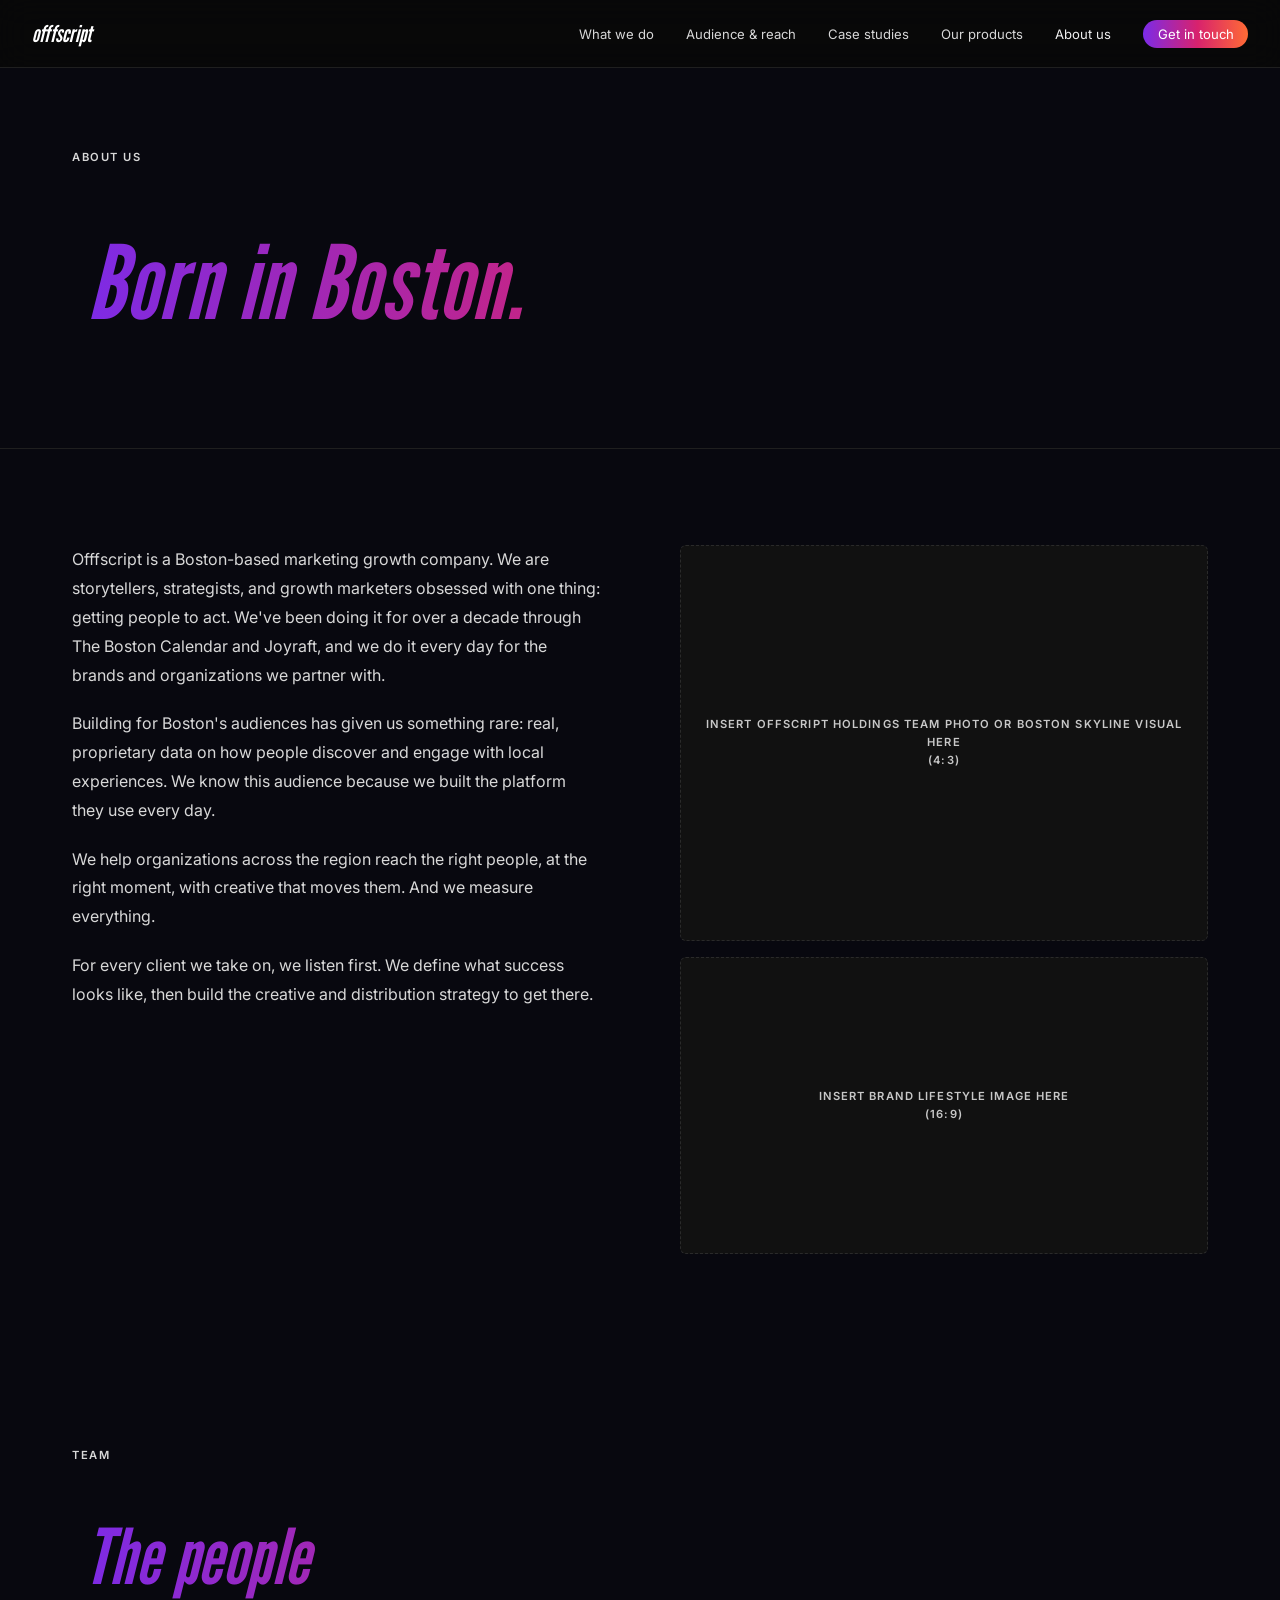
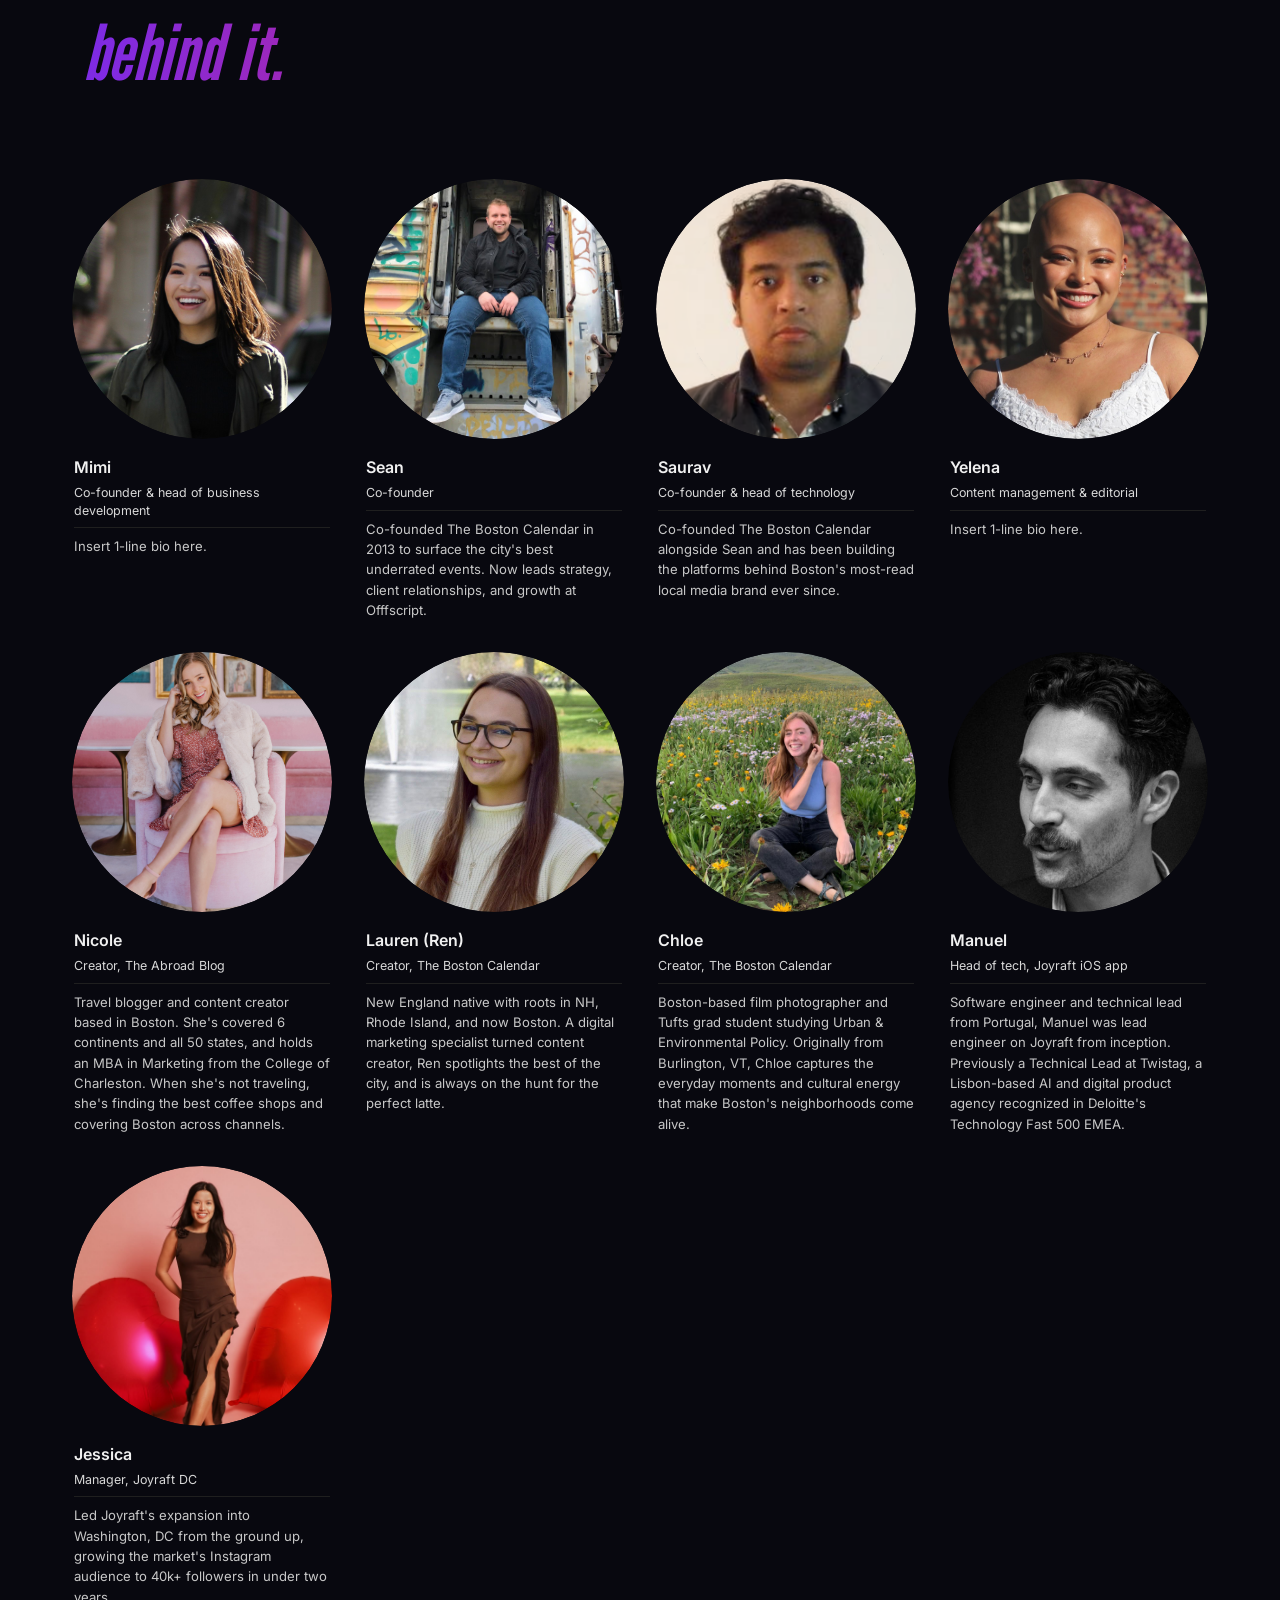
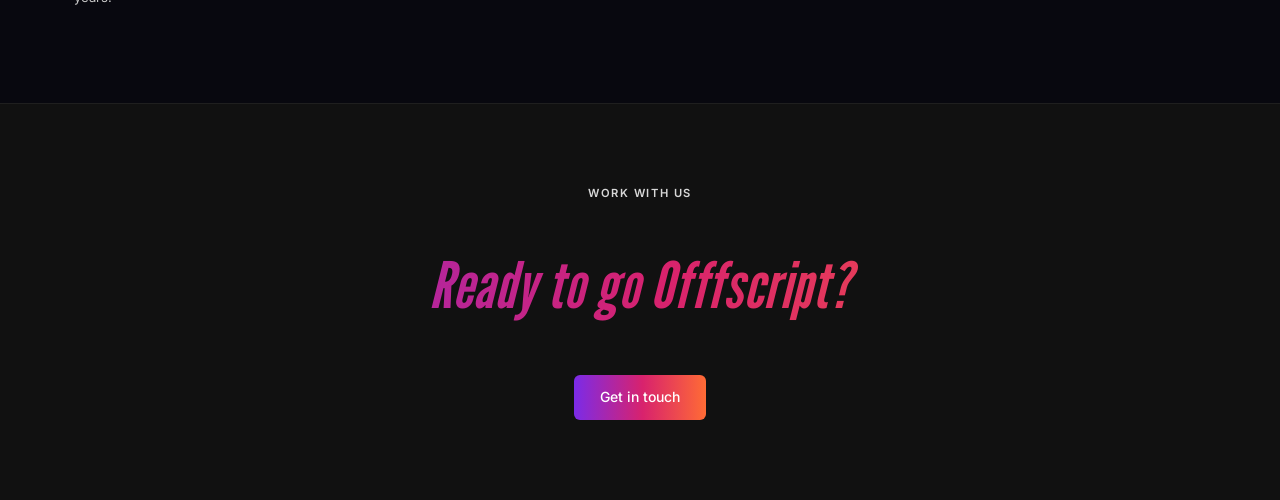
<file: our-story.html>
<!DOCTYPE html>
<html lang="en">
<head>
  <meta charset="UTF-8" />
  <meta name="viewport" content="width=device-width, initial-scale=1.0" />
  <title>About us | Offfscript</title>
  <link rel="icon" type="image/svg+xml" href="favicon.svg">
  <link rel="stylesheet" href="styles.css?v=27" />
  <style>
    .page-hero {
      padding: 5rem 0 4rem;
      border-bottom: 1px solid var(--border);
    }

    .story-body {
      display: grid;
      grid-template-columns: 1fr 1fr;
      gap: 5rem;
      align-items: start;
    }

    .story-text p {
      font-size: 1rem;
      line-height: 1.8;
      color: var(--muted);
      margin-bottom: 1.25rem;
    }

    .story-text p:last-child { margin-bottom: 0; }

    .story-media {
      position: sticky;
      top: calc(var(--nav-h) + 2rem);
    }

    .brand-strip {
      background: var(--surface);
      border-top: 1px solid var(--border);
      border-bottom: 1px solid var(--border);
    }

    .brand-grid {
      display: grid;
      grid-template-columns: repeat(3, 1fr);
    }

    .brand-item {
      padding: 3rem 2.5rem;
      border-right: 1px solid var(--border);
      display: flex;
      flex-direction: column;
      gap: 1.25rem;
    }

    .brand-item:last-child { border-right: none; }

    .brand-logo-ph {
      width: 72px;
      height: 72px;
    }

    .brand-item h3 {
      font-family: var(--font-display);
      font-style: italic;
      font-size: 1.4rem;
      font-weight: 400;
      text-transform: none;
      letter-spacing: 0;
      color: var(--text);
    }

    .brand-item p { font-size: 0.85rem; }

    /* Team */
    .team-grid-full {
      display: grid;
      grid-template-columns: repeat(4, 1fr);
      gap: 2rem;
    }

    .member-card {
      display: flex;
      flex-direction: column;
      gap: 1rem;
    }

    .member-photo {
      border-radius: 50%;
      overflow: hidden;
    }

    .member-info { padding: 0 0.1rem; }

    .member-name {
      font-size: 1rem;
      font-weight: 600;
      color: var(--text);
      margin-bottom: 0.2rem;
    }

    .member-role {
      font-size: 0.78rem;
      color: var(--muted);
      line-height: 1.4;
      margin-bottom: 0.5rem;
    }

    .member-bio {
      font-size: 0.82rem;
      color: var(--muted-2);
      line-height: 1.55;
      padding-top: 0.5rem;
      border-top: 1px solid var(--border);
    }

    @media (max-width: 1100px) {
      .team-grid-full { grid-template-columns: repeat(3, 1fr); }
    }

    @media (max-width: 900px) {
      .story-body { grid-template-columns: 1fr; gap: 2.5rem; }
      .story-media { position: static; }
      .brand-grid { grid-template-columns: 1fr; }
      .brand-item { border-right: none; border-bottom: 1px solid var(--border); }
      .brand-item:last-child { border-bottom: none; }
    }

    @media (max-width: 700px) {
      .team-grid-full { grid-template-columns: repeat(2, 1fr); }
    }
  </style>
</head>
<body>
  <script src="nav.js?v=7"></script>

  <div class="page">

    <!-- ── PAGE HERO ──────────────────────── -->
    <div class="page-hero">
      <div class="container">
        <p class="label" style="margin-bottom: 0.75rem;">About us</p>
        <h1 class="g" style="font-size: clamp(3.5rem, 8vw, 7rem); letter-spacing: 0.02em;">Born in Boston.</h1>
      </div>
    </div>

    <!-- ── STORY ──────────────────────────── -->
    <div class="container">
      <div class="section">
        <div class="story-body">

          <div class="story-text">
            <p>Offfscript is a Boston-based marketing growth company. We are storytellers, strategists, and growth marketers obsessed with one thing: getting people to act. We've been doing it for over a decade through The Boston Calendar and Joyraft, and we do it every day for the brands and organizations we partner with.</p>
            <p>Building for Boston's audiences has given us something rare: real, proprietary data on how people discover and engage with local experiences. We know this audience because we built the platform they use every day.</p>
            <p>We help organizations across the region reach the right people, at the right moment, with creative that moves them. And we measure everything.</p>
            <p>For every client we take on, we listen first. We define what success looks like, then build the creative and distribution strategy to get there.</p>
          </div>

          <div class="story-media">
            <div class="img-ph r-4-3" style="margin-bottom: 1rem;">Insert Offscript Holdings team photo or Boston skyline visual here<br>(4:3)</div>
            <div class="img-ph r-16-9">Insert brand lifestyle image here<br>(16:9)</div>
          </div>

        </div>
      </div>
    </div>


    <!-- ── TEAM ──────────────────────────── -->
    <div class="container" id="team">
      <div class="section">
        <p class="label" style="margin-bottom: 0.75rem;">Team</p>
        <h2 class="g" style="font-size: clamp(2.5rem, 6vw, 5rem); letter-spacing: 0.02em; margin-bottom: 3rem;">The people<br>behind it.</h2>
        <div class="team-grid-full">

          <div class="member-card">
            <div class="member-photo">
              <img src="images/mimi.jpg" alt="Mimi" style="width:100%;aspect-ratio:1/1;object-fit:cover;border-radius:50%;">
            </div>
            <div class="member-info">
              <div class="member-name">Mimi</div>
              <div class="member-role">Co-founder &amp; head of business development</div>
              <p class="member-bio">Insert 1-line bio here.</p>
            </div>
          </div>

          <div class="member-card">
            <div class="member-photo">
              <img src="images/sean.jpg" alt="Sean" style="width:100%;aspect-ratio:1/1;object-fit:cover;border-radius:50%;">
            </div>
            <div class="member-info">
              <div class="member-name">Sean</div>
              <div class="member-role">Co-founder</div>
              <p class="member-bio">Co-founded The Boston Calendar in 2013 to surface the city's best underrated events. Now leads strategy, client relationships, and growth at Offfscript.</p>
            </div>
          </div>

          <div class="member-card">
            <div class="member-photo">
              <img src="images/saurav.png" alt="Saurav" style="width:100%;aspect-ratio:1/1;object-fit:cover;border-radius:50%;">
            </div>
            <div class="member-info">
              <div class="member-name">Saurav</div>
              <div class="member-role">Co-founder &amp; head of technology</div>
              <p class="member-bio">Co-founded The Boston Calendar alongside Sean and has been building the platforms behind Boston's most-read local media brand ever since.</p>
            </div>
          </div>

          <div class="member-card">
            <div class="member-photo">
              <img src="images/yelena.jpg" alt="Yelena" style="width:100%;aspect-ratio:1/1;object-fit:cover;border-radius:50%;">
            </div>
            <div class="member-info">
              <div class="member-name">Yelena</div>
              <div class="member-role">Content management &amp; editorial</div>
              <p class="member-bio">Insert 1-line bio here.</p>
            </div>
          </div>

          <div class="member-card">
            <div class="member-photo">
              <img src="images/nicole.png" alt="Nicole Rosania" style="width:100%;aspect-ratio:1/1;object-fit:cover;border-radius:50%;">
            </div>
            <div class="member-info">
              <div class="member-name">Nicole</div>
              <div class="member-role">Creator, The Abroad Blog</div>
              <p class="member-bio">Travel blogger and content creator based in Boston. She's covered 6 continents and all 50 states, and holds an MBA in Marketing from the College of Charleston. When she's not traveling, she's finding the best coffee shops and covering Boston across channels.</p>
            </div>
          </div>

          <div class="member-card">
            <div class="member-photo">
              <img src="images/ren.png" alt="Lauren (Ren)" style="width:100%;aspect-ratio:1/1;object-fit:cover;border-radius:50%;">
            </div>
            <div class="member-info">
              <div class="member-name">Lauren (Ren)</div>
              <div class="member-role">Creator, The Boston Calendar</div>
              <p class="member-bio">New England native with roots in NH, Rhode Island, and now Boston. A digital marketing specialist turned content creator, Ren spotlights the best of the city, and is always on the hunt for the perfect latte.</p>
            </div>
          </div>

          <div class="member-card">
            <div class="member-photo">
              <img src="images/chloe.png" alt="Chloe Grant" style="width:100%;aspect-ratio:1/1;object-fit:cover;border-radius:50%;">
            </div>
            <div class="member-info">
              <div class="member-name">Chloe</div>
              <div class="member-role">Creator, The Boston Calendar</div>
              <p class="member-bio">Boston-based film photographer and Tufts grad student studying Urban & Environmental Policy. Originally from Burlington, VT, Chloe captures the everyday moments and cultural energy that make Boston's neighborhoods come alive.</p>
            </div>
          </div>

          <div class="member-card">
            <div class="member-photo">
              <img src="images/manuel.png" alt="Manuel" style="width:100%;aspect-ratio:1/1;object-fit:cover;border-radius:50%;">
            </div>
            <div class="member-info">
              <div class="member-name">Manuel</div>
              <div class="member-role">Head of tech, Joyraft iOS app</div>
              <p class="member-bio">Software engineer and technical lead from Portugal, Manuel was lead engineer on Joyraft from inception. Previously a Technical Lead at Twistag, a Lisbon-based AI and digital product agency recognized in Deloitte's Technology Fast 500 EMEA.</p>
            </div>
          </div>

          <div class="member-card">
            <div class="member-photo">
              <img src="images/jessica.jpg" alt="Jessica Nguyen" style="width:100%;aspect-ratio:1/1;object-fit:cover;border-radius:50%;">
            </div>
            <div class="member-info">
              <div class="member-name">Jessica</div>
              <div class="member-role">Manager, Joyraft DC</div>
              <p class="member-bio">Led Joyraft's expansion into Washington, DC from the ground up, growing the market's Instagram audience to 40k+ followers in under two years.</p>
            </div>
          </div>

        </div>
      </div>
    </div>

    <!-- ── CTA ────────────────────────────── -->
    <div class="cta-strip">
      <p class="label" style="margin-bottom: 1rem;">Work with us</p>
      <h2 class="g" style="margin-bottom: 1.5rem;">Ready to go Offfscript?</h2>
      <a href="get-in-touch.html" class="btn btn-primary">Get in touch</a>
    </div>

  </div><!-- /page -->
</body>
</html>
</file>
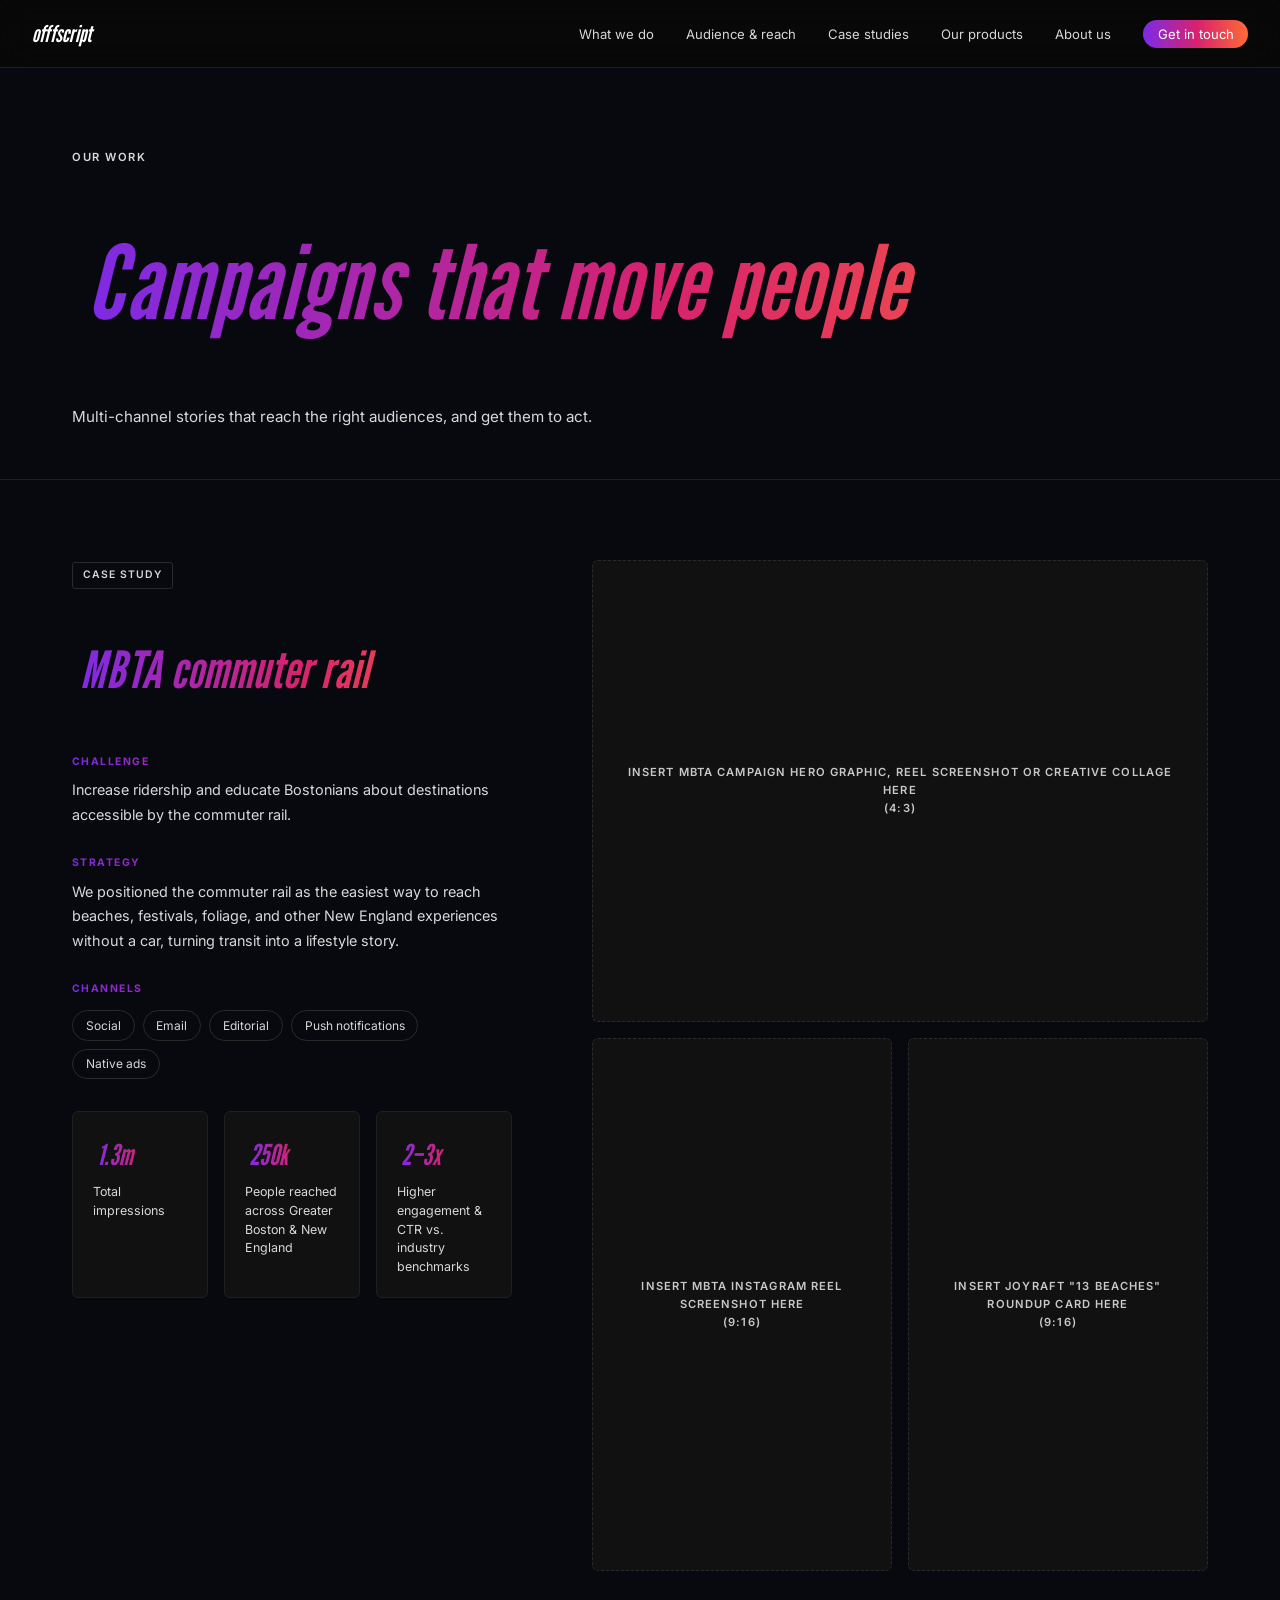
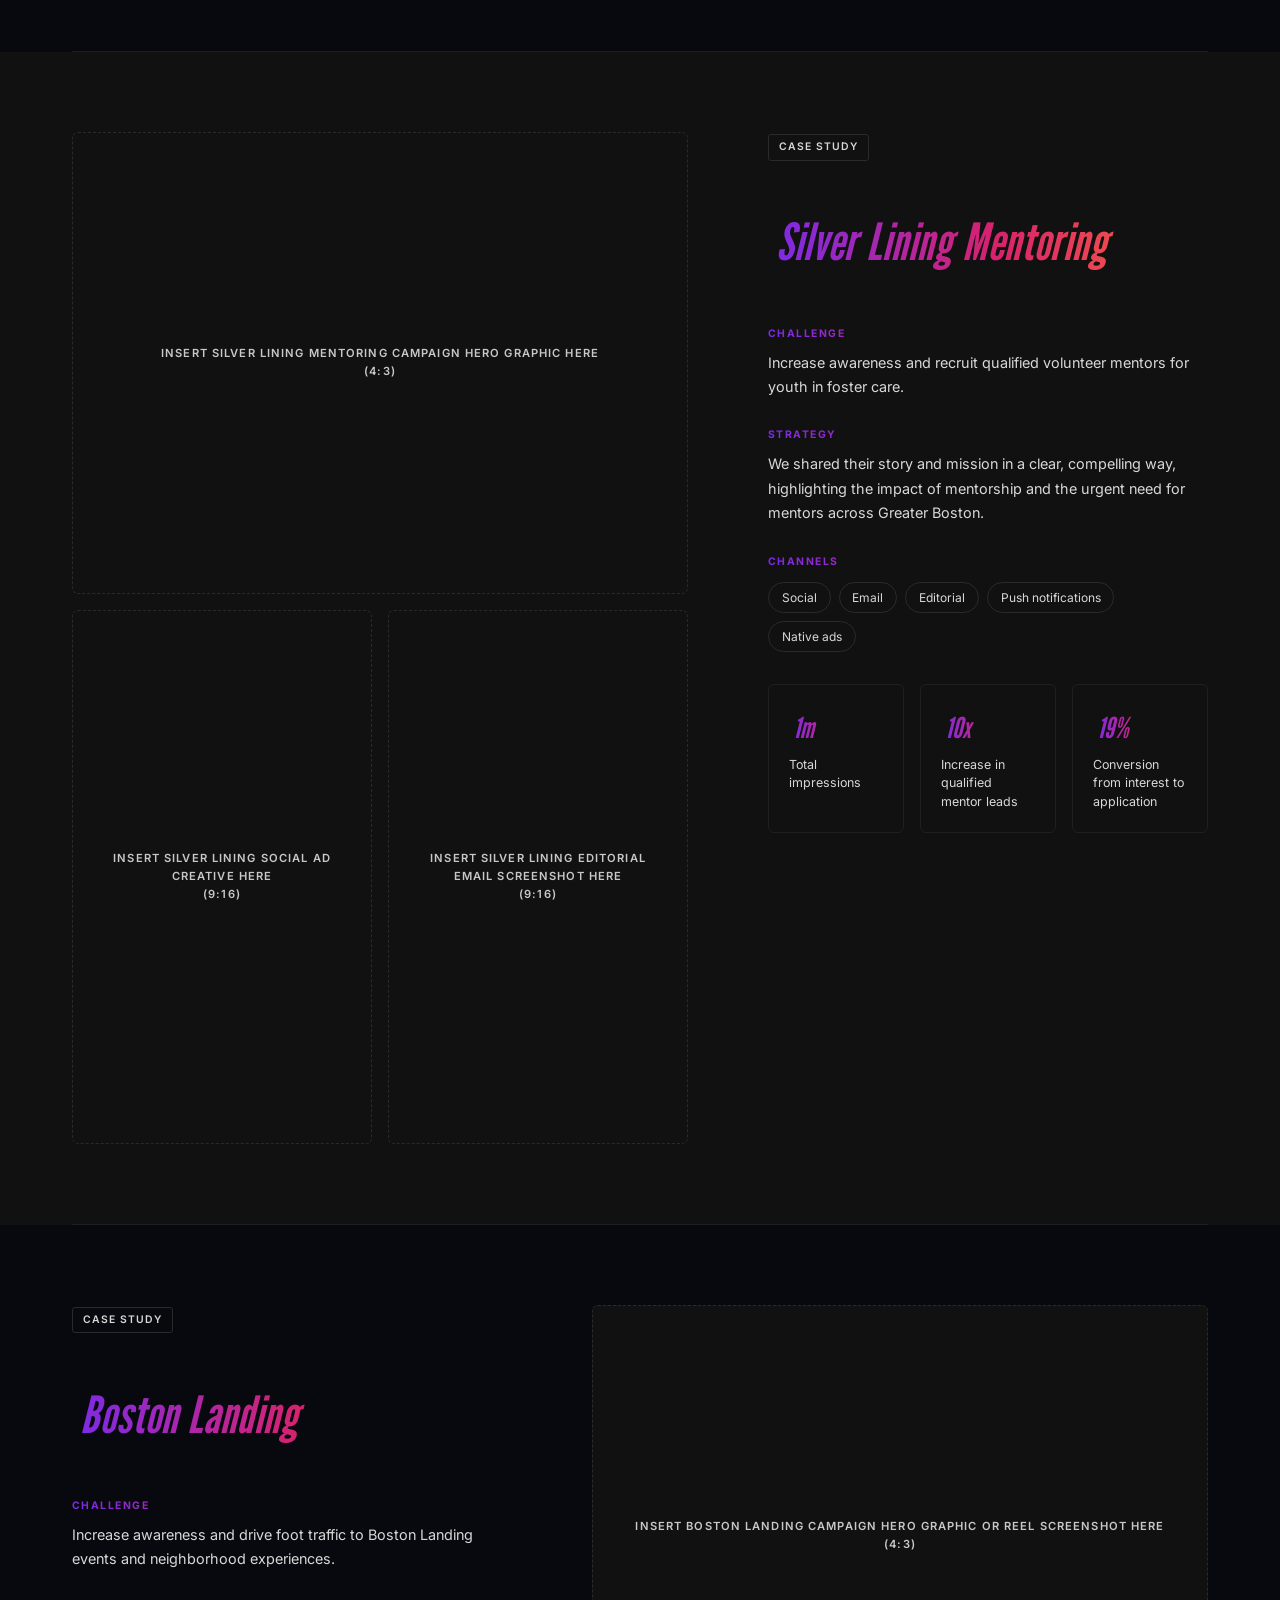
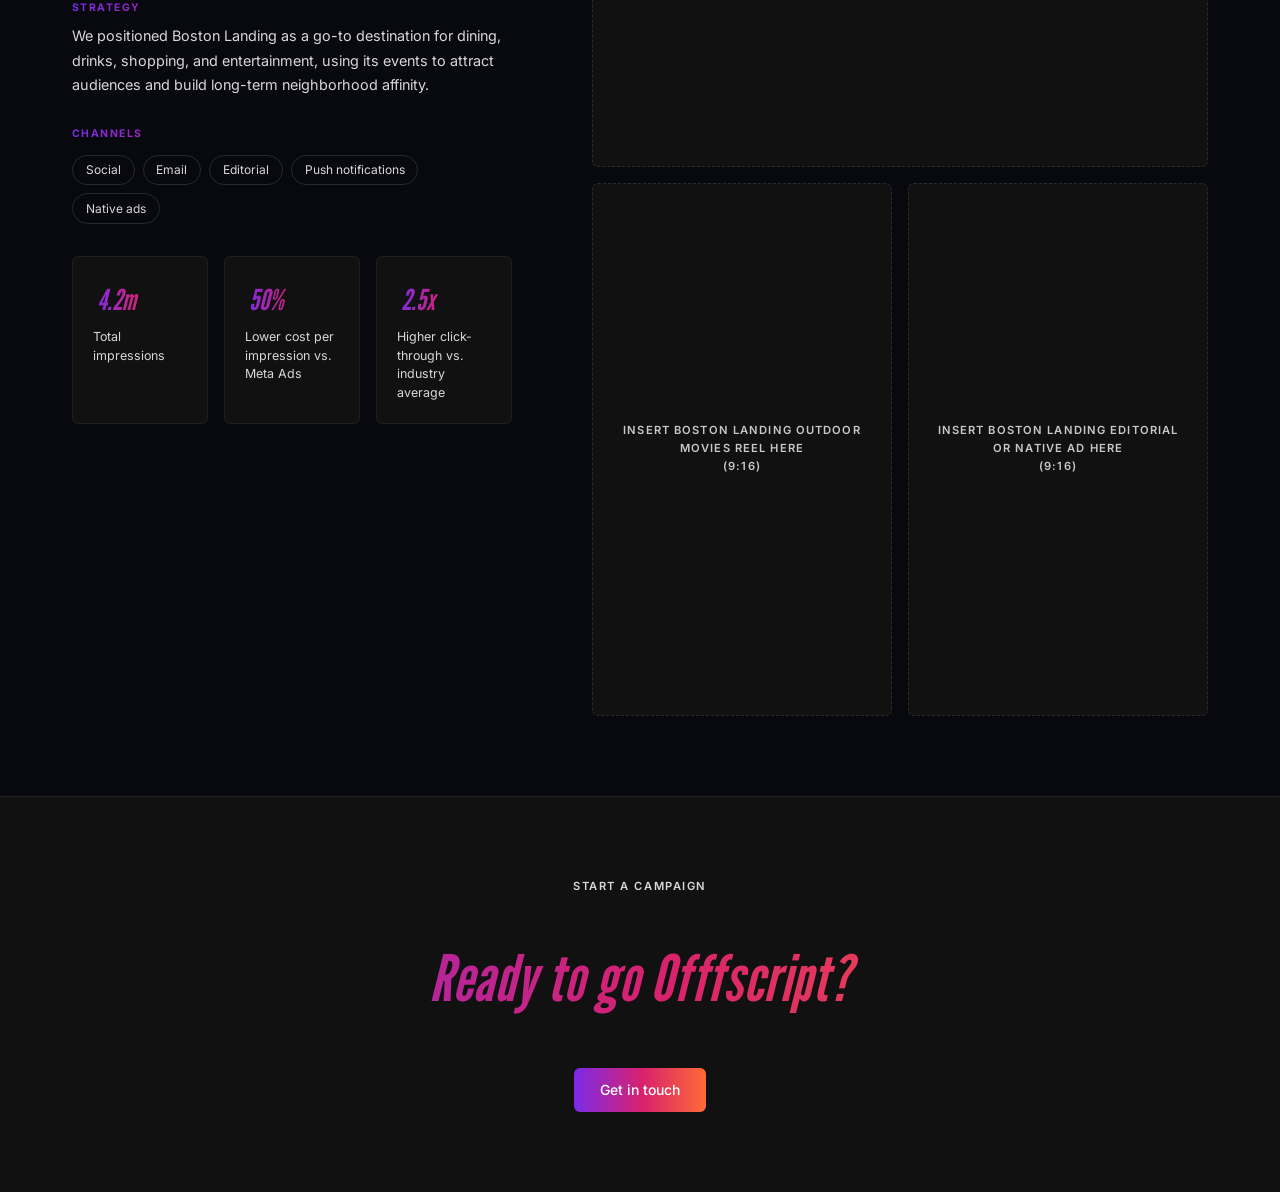
<file: our-work.html>
<!DOCTYPE html>
<html lang="en">
<head>
  <meta charset="UTF-8" />
  <meta name="viewport" content="width=device-width, initial-scale=1.0" />
  <title>Our work | Offfscript</title>
  <link rel="icon" type="image/svg+xml" href="favicon.svg">
  <link rel="stylesheet" href="styles.css?v=27" />
  <style>
    .page-hero {
      padding: 5rem 0 3rem;
      border-bottom: 1px solid var(--border);
    }

    /* Full case study layout */
    .case-study {
      padding: 5rem 0;
      border-bottom: 1px solid var(--border);
    }

    .case-study-inner {
      display: grid;
      grid-template-columns: 1fr 1.4fr;
      gap: 5rem;
      align-items: start;
    }

    .case-study-inner.reverse {
      grid-template-columns: 1.4fr 1fr;
    }

    .case-study-inner.reverse .case-media { order: -1; }

    .case-meta { margin-bottom: 2rem; }

    .case-section { margin-bottom: 1.75rem; }

    .case-section h4 {
      font-size: 0.65rem;
      font-weight: 700;
      letter-spacing: 0.14em;
      text-transform: uppercase;
      background: var(--gradient);
      -webkit-background-clip: text;
      -webkit-text-fill-color: transparent;
      background-clip: text;
      margin-bottom: 0.5rem;
    }

    .case-section p {
      font-size: 0.9rem;
      line-height: 1.7;
    }

    .case-impact-grid {
      display: grid;
      grid-template-columns: repeat(3, 1fr);
      gap: 1rem;
      margin-top: 2rem;
    }

    .case-impact-card {
      background: var(--surface);
      border: 1px solid var(--border);
      border-radius: var(--radius);
      padding: 1.25rem;
    }

    .case-impact-card .num {
      font-family: var(--font-display);
      font-style: italic;
      font-size: 1.8rem;
      background: var(--gradient);
      -webkit-background-clip: text;
      -webkit-text-fill-color: transparent;
      background-clip: text;
      line-height: 1.2;
      padding: 0.2em 0.15em;
      -webkit-box-decoration-break: clone;
      box-decoration-break: clone;
    }

    .case-impact-card .desc {
      font-size: 0.78rem;
      color: var(--muted);
      margin-top: 0.3rem;
      line-height: 1.5;
    }

    .channels-list {
      display: flex;
      flex-wrap: wrap;
      gap: 0.5rem;
      margin-top: 0.75rem;
    }

    .channel-chip {
      border: 1px solid var(--border-2);
      border-radius: 100px;
      padding: 0.3rem 0.8rem;
      font-size: 0.75rem;
      color: var(--muted);
    }

    @media (max-width: 900px) {
      .case-study-inner,
      .case-study-inner.reverse {
        grid-template-columns: 1fr;
        gap: 2.5rem;
      }
      .case-study-inner.reverse .case-media { order: 0; }
      .case-impact-grid { grid-template-columns: repeat(2, 1fr); }
    }
  </style>
</head>
<body>
  <script src="nav.js?v=7"></script>

  <div class="page">

    <!-- ── PAGE HERO ──────────────────────── -->
    <div class="page-hero">
      <div class="container">
        <p class="label" style="margin-bottom: 0.75rem;">Our work</p>
        <h1 class="g" style="font-size: clamp(3.5rem, 8vw, 7rem);">Campaigns that move people</h1>
        <p style="max-width: 540px; margin-top: 1.25rem; font-size: 0.95rem;">Multi-channel stories that reach the right audiences, and get them to act.</p>
      </div>
    </div>

    <!-- ── CASE STUDY 1: MBTA ─────────────── -->
    <div id="mbta">
      <div class="container">
        <div class="case-study">
          <div class="case-study-inner">

            <div class="case-content">
              <div class="case-meta">
                <span class="case-tag">Case study</span>
                <h2 class="g" style="margin-top: 0.75rem; font-size: clamp(2rem, 4vw, 3.5rem);">MBTA commuter rail</h2>
              </div>

              <div class="case-section">
                <h4>Challenge</h4>
                <p>Increase ridership and educate Bostonians about destinations accessible by the commuter rail.</p>
              </div>

              <div class="case-section">
                <h4>Strategy</h4>
                <p>We positioned the commuter rail as the easiest way to reach beaches, festivals, foliage, and other New England experiences without a car, turning transit into a lifestyle story.</p>
              </div>

              <div class="case-section">
                <h4>Channels</h4>
                <div class="channels-list">
                  <span class="channel-chip">Social</span>
                  <span class="channel-chip">Email</span>
                  <span class="channel-chip">Editorial</span>
                  <span class="channel-chip">Push notifications</span>
                  <span class="channel-chip">Native ads</span>
                </div>
              </div>

              <div class="case-impact-grid">
                <div class="case-impact-card">
                  <div class="num">1.3m</div>
                  <div class="desc">Total impressions</div>
                </div>
                <div class="case-impact-card">
                  <div class="num">250k</div>
                  <div class="desc">People reached across Greater Boston &amp; New England</div>
                </div>
                <div class="case-impact-card">
                  <div class="num">2–3x</div>
                  <div class="desc">Higher engagement &amp; CTR vs. industry benchmarks</div>
                </div>
              </div>
            </div>

            <div class="case-media">
              <div class="img-ph r-4-3" style="margin-bottom: 1rem;">Insert MBTA campaign hero graphic, reel screenshot or creative collage here<br>(4:3)</div>
              <div style="display: grid; grid-template-columns: 1fr 1fr; gap: 1rem;">
                <div class="img-ph r-9-16">Insert MBTA Instagram Reel screenshot here<br>(9:16)</div>
                <div class="img-ph r-9-16">Insert Joyraft "13 Beaches" roundup card here<br>(9:16)</div>
              </div>
            </div>

          </div>
        </div>
      </div>
    </div>

    <!-- ── CASE STUDY 2: SILVER LINING ─────── -->
    <div id="silver-lining" style="background: var(--surface);">
      <div class="container">
        <div class="case-study">
          <div class="case-study-inner reverse">

            <div class="case-content">
              <div class="case-meta">
                <span class="case-tag">Case study</span>
                <h2 class="g" style="margin-top: 0.75rem; font-size: clamp(2rem, 4vw, 3.5rem);">Silver Lining Mentoring</h2>
              </div>

              <div class="case-section">
                <h4>Challenge</h4>
                <p>Increase awareness and recruit qualified volunteer mentors for youth in foster care.</p>
              </div>

              <div class="case-section">
                <h4>Strategy</h4>
                <p>We shared their story and mission in a clear, compelling way, highlighting the impact of mentorship and the urgent need for mentors across Greater Boston.</p>
              </div>

              <div class="case-section">
                <h4>Channels</h4>
                <div class="channels-list">
                  <span class="channel-chip">Social</span>
                  <span class="channel-chip">Email</span>
                  <span class="channel-chip">Editorial</span>
                  <span class="channel-chip">Push notifications</span>
                  <span class="channel-chip">Native ads</span>
                </div>
              </div>

              <div class="case-impact-grid">
                <div class="case-impact-card">
                  <div class="num">1m</div>
                  <div class="desc">Total impressions</div>
                </div>
                <div class="case-impact-card">
                  <div class="num">10x</div>
                  <div class="desc">Increase in qualified mentor leads</div>
                </div>
                <div class="case-impact-card">
                  <div class="num">19%</div>
                  <div class="desc">Conversion from interest to application</div>
                </div>
              </div>
            </div>

            <div class="case-media">
              <div class="img-ph r-4-3" style="margin-bottom: 1rem;">Insert Silver Lining Mentoring campaign hero graphic here<br>(4:3)</div>
              <div style="display: grid; grid-template-columns: 1fr 1fr; gap: 1rem;">
                <div class="img-ph r-9-16">Insert Silver Lining social ad creative here<br>(9:16)</div>
                <div class="img-ph r-9-16">Insert Silver Lining editorial email screenshot here<br>(9:16)</div>
              </div>
            </div>

          </div>
        </div>
      </div>
    </div>

    <!-- ── CASE STUDY 3: BOSTON LANDING ────── -->
    <div id="boston-landing">
      <div class="container">
        <div class="case-study" style="border-bottom: none;">
          <div class="case-study-inner">

            <div class="case-content">
              <div class="case-meta">
                <span class="case-tag">Case study</span>
                <h2 class="g" style="margin-top: 0.75rem; font-size: clamp(2rem, 4vw, 3.5rem);">Boston Landing</h2>
              </div>

              <div class="case-section">
                <h4>Challenge</h4>
                <p>Increase awareness and drive foot traffic to Boston Landing events and neighborhood experiences.</p>
              </div>

              <div class="case-section">
                <h4>Strategy</h4>
                <p>We positioned Boston Landing as a go-to destination for dining, drinks, shopping, and entertainment, using its events to attract audiences and build long-term neighborhood affinity.</p>
              </div>

              <div class="case-section">
                <h4>Channels</h4>
                <div class="channels-list">
                  <span class="channel-chip">Social</span>
                  <span class="channel-chip">Email</span>
                  <span class="channel-chip">Editorial</span>
                  <span class="channel-chip">Push notifications</span>
                  <span class="channel-chip">Native ads</span>
                </div>
              </div>

              <div class="case-impact-grid">
                <div class="case-impact-card">
                  <div class="num">4.2m</div>
                  <div class="desc">Total impressions</div>
                </div>
                <div class="case-impact-card">
                  <div class="num">50%</div>
                  <div class="desc">Lower cost per impression vs. Meta Ads</div>
                </div>
                <div class="case-impact-card">
                  <div class="num">2.5x</div>
                  <div class="desc">Higher click-through vs. industry average</div>
                </div>
              </div>
            </div>

            <div class="case-media">
              <div class="img-ph r-4-3" style="margin-bottom: 1rem;">Insert Boston Landing campaign hero graphic or Reel screenshot here<br>(4:3)</div>
              <div style="display: grid; grid-template-columns: 1fr 1fr; gap: 1rem;">
                <div class="img-ph r-9-16">Insert Boston Landing outdoor movies Reel here<br>(9:16)</div>
                <div class="img-ph r-9-16">Insert Boston Landing editorial or native ad here<br>(9:16)</div>
              </div>
            </div>

          </div>
        </div>
      </div>
    </div>

    <!-- ── CTA ────────────────────────────── -->
    <div class="cta-strip">
      <p class="label" style="margin-bottom: 1rem;">Start a campaign</p>
      <h2 class="g" style="margin-bottom: 1.5rem;">Ready to go Offfscript?</h2>
      <a href="get-in-touch.html" class="btn btn-primary">Get in touch</a>
    </div>

  </div><!-- /page -->
</body>
</html>
</file>
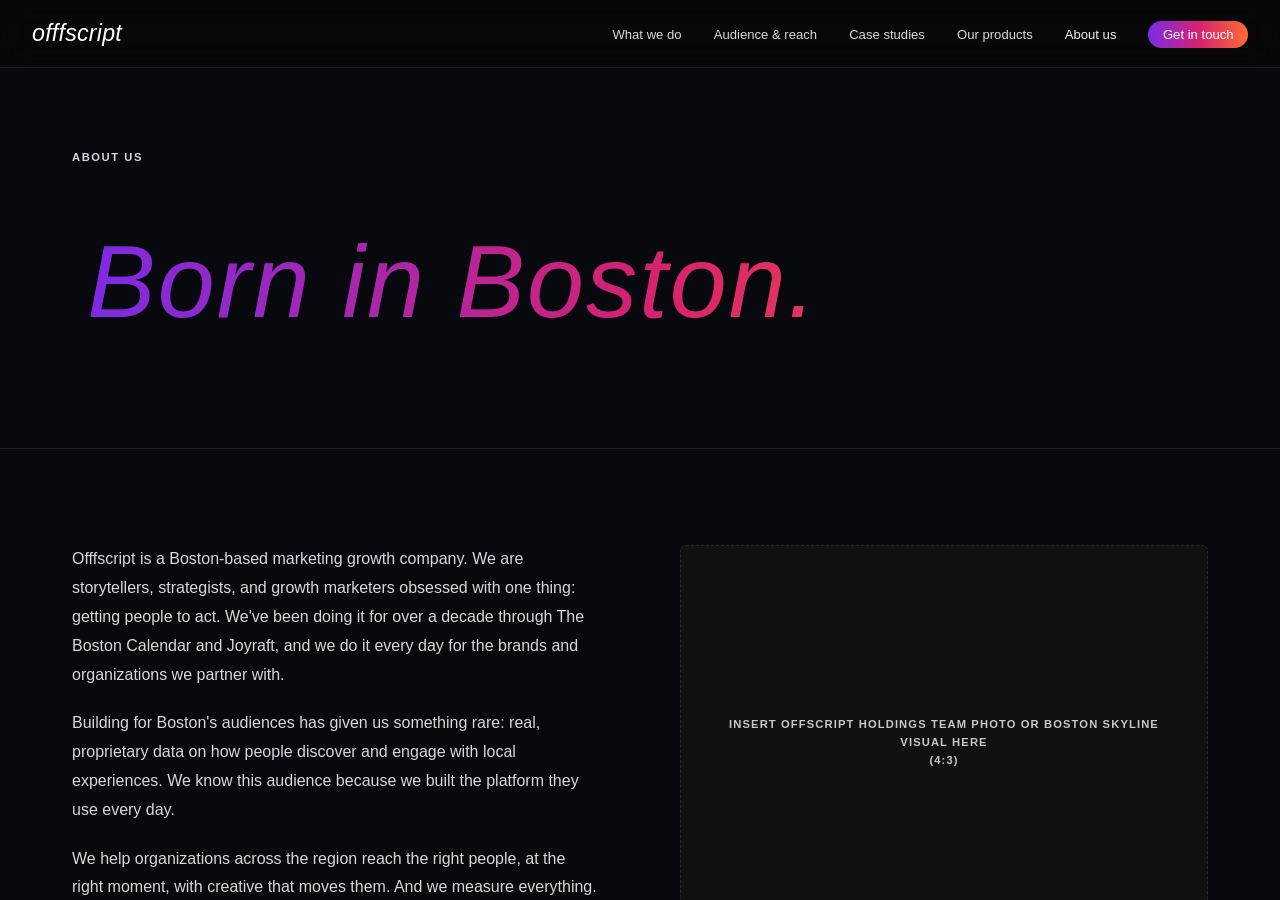
<file: team.html>
<!DOCTYPE html>
<html lang="en">
<head>
  <meta charset="UTF-8" />
  <meta name="viewport" content="width=device-width, initial-scale=1.0" />
  <meta http-equiv="refresh" content="0; url=our-story.html#team">
  <title>Team | Offfscript</title>
  <link rel="icon" type="image/svg+xml" href="favicon.svg">
  <link rel="stylesheet" href="styles.css?v=27" />
  <style>
.page-hero {
      padding: 5rem 0 4rem;
      border-bottom: 1px solid var(--border);
    }

    .team-grid-full {
      display: grid;
      grid-template-columns: repeat(4, 1fr);
      gap: 2rem;
    }

    .member-card {
      display: flex;
      flex-direction: column;
      gap: 1rem;
    }

    .member-photo {
      border-radius: 50%;
      overflow: hidden;
    }

    .member-info { padding: 0 0.1rem; }

    .member-name {
      font-size: 1rem;
      font-weight: 600;
      color: var(--text);
      margin-bottom: 0.2rem;
    }

    .member-role {
      font-size: 0.78rem;
      color: var(--muted);
      line-height: 1.4;
      margin-bottom: 0.5rem;
    }

    .member-bio {
      font-size: 0.82rem;
      color: var(--muted-2);
      line-height: 1.55;
      padding-top: 0.5rem;
      border-top: 1px solid var(--border);
    }

    @media (max-width: 1100px) {
      .team-grid-full { grid-template-columns: repeat(3, 1fr); }
    }

    @media (max-width: 700px) {
      .team-grid-full { grid-template-columns: repeat(2, 1fr); }
    }
  </style>
</head>
<body>
  <script src="nav.js?v=7"></script>

  <div class="page">

    <!-- ── PAGE HERO ──────────────────────── -->
    <div class="page-hero">
      <div class="container">
        <p class="label" style="margin-bottom: 0.75rem;">Team</p>
        <h1 class="g" style="font-size: clamp(3.5rem, 8vw, 7rem); letter-spacing: 0.02em;">The people<br>behind it.</h1>
      </div>
    </div>

    <!-- ── TEAM GRID ──────────────────────── -->
    <div class="container">
      <div class="section">
        <div class="team-grid-full">

          <div class="member-card">
            <div class="member-photo">
              <img src="images/mimi.jpg" alt="Mimi" style="width:100%;aspect-ratio:1/1;object-fit:cover;border-radius:50%;">
            </div>
            <div class="member-info">
              <div class="member-name">Mimi</div>
              <div class="member-role">Co-founder &amp; head of business development</div>
              <p class="member-bio">Insert 1-line bio here.</p>
            </div>
          </div>

          <div class="member-card">
            <div class="member-photo">
              <img src="images/sean.jpg" alt="Sean" style="width:100%;aspect-ratio:1/1;object-fit:cover;border-radius:50%;">
            </div>
            <div class="member-info">
              <div class="member-name">Sean</div>
              <div class="member-role">Co-founder</div>
              <p class="member-bio">Co-founded The Boston Calendar in 2013 to surface the city's best underrated events. Now leads strategy, client relationships, and growth at Offfscript.</p>
            </div>
          </div>

          <div class="member-card">
            <div class="member-photo">
              <img src="images/saurav.png" alt="Saurav" style="width:100%;aspect-ratio:1/1;object-fit:cover;border-radius:50%;">
            </div>
            <div class="member-info">
              <div class="member-name">Saurav</div>
              <div class="member-role">Co-founder &amp; head of technology</div>
              <p class="member-bio">Co-founded The Boston Calendar alongside Sean and has been building the platforms behind Boston's most-read local media brand ever since.</p>
            </div>
          </div>

          <div class="member-card">
            <div class="member-photo">
              <img src="images/yelena.jpg" alt="Yelena" style="width:100%;aspect-ratio:1/1;object-fit:cover;border-radius:50%;">
            </div>
            <div class="member-info">
              <div class="member-name">Yelena</div>
              <div class="member-role">Content management &amp; editorial</div>
              <p class="member-bio">Insert 1-line bio here.</p>
            </div>
          </div>

          <div class="member-card">
            <div class="member-photo">
              <img src="images/nicole.png" alt="Nicole Rosania" style="width:100%;aspect-ratio:1/1;object-fit:cover;border-radius:50%;">
            </div>
            <div class="member-info">
              <div class="member-name">Nicole</div>
              <div class="member-role">Creator, The Abroad Blog</div>
              <p class="member-bio">Travel blogger and content creator based in Boston. She's covered 6 continents and all 50 states, and holds an MBA in Marketing from the College of Charleston. When she's not traveling, she's finding the best coffee shops and covering Boston across channels.</p>
            </div>
          </div>

          <div class="member-card">
            <div class="member-photo">
              <img src="images/ren.png" alt="Lauren (Ren)" style="width:100%;aspect-ratio:1/1;object-fit:cover;border-radius:50%;">
            </div>
            <div class="member-info">
              <div class="member-name">Lauren (Ren)</div>
              <div class="member-role">Creator, The Boston Calendar</div>
              <p class="member-bio">New England native with roots in NH, Rhode Island, and now Boston. A digital marketing specialist turned content creator, Ren spotlights the best of the city, and is always on the hunt for the perfect latte.</p>
            </div>
          </div>

          <div class="member-card">
            <div class="member-photo">
              <img src="images/chloe.png" alt="Chloe Grant" style="width:100%;aspect-ratio:1/1;object-fit:cover;border-radius:50%;">
            </div>
            <div class="member-info">
              <div class="member-name">Chloe</div>
              <div class="member-role">Creator, The Boston Calendar</div>
              <p class="member-bio">Boston-based film photographer and Tufts grad student studying Urban & Environmental Policy. Originally from Burlington, VT, Chloe captures the everyday moments and cultural energy that make Boston's neighborhoods come alive.</p>
            </div>
          </div>

          <div class="member-card">
            <div class="member-photo">
              <img src="images/manuel.png" alt="Manuel" style="width:100%;aspect-ratio:1/1;object-fit:cover;border-radius:50%;">
            </div>
            <div class="member-info">
              <div class="member-name">Manuel</div>
              <div class="member-role">Head of tech, Joyraft iOS app</div>
              <p class="member-bio">Software engineer and technical lead from Portugal, Manuel was lead engineer on Joyraft from inception. Previously a Technical Lead at Twistag, a Lisbon-based AI and digital product agency recognized in Deloitte's Technology Fast 500 EMEA.</p>
            </div>
          </div>

          <div class="member-card">
            <div class="member-photo">
              <img src="images/jessica.jpg" alt="Jessica Nguyen" style="width:100%;aspect-ratio:1/1;object-fit:cover;border-radius:50%;">
            </div>
            <div class="member-info">
              <div class="member-name">Jessica</div>
              <div class="member-role">Manager, Joyraft DC</div>
              <p class="member-bio">Led Joyraft's expansion into Washington, DC from the ground up, growing the market's Instagram audience to 40k+ followers in under two years.</p>
            </div>
          </div>

        </div>
      </div>
    </div>

    <!-- ── CTA ────────────────────────────── -->
    <div class="cta-strip">
      <p class="label" style="margin-bottom: 1rem;">Work with us</p>
      <h2 class="g" style="margin-bottom: 1.5rem;">Ready to go Offfscript?</h2>
      <a href="get-in-touch.html" class="btn btn-primary">Get in touch</a>
    </div>

  </div><!-- /page -->
</body>
</html>
</file>
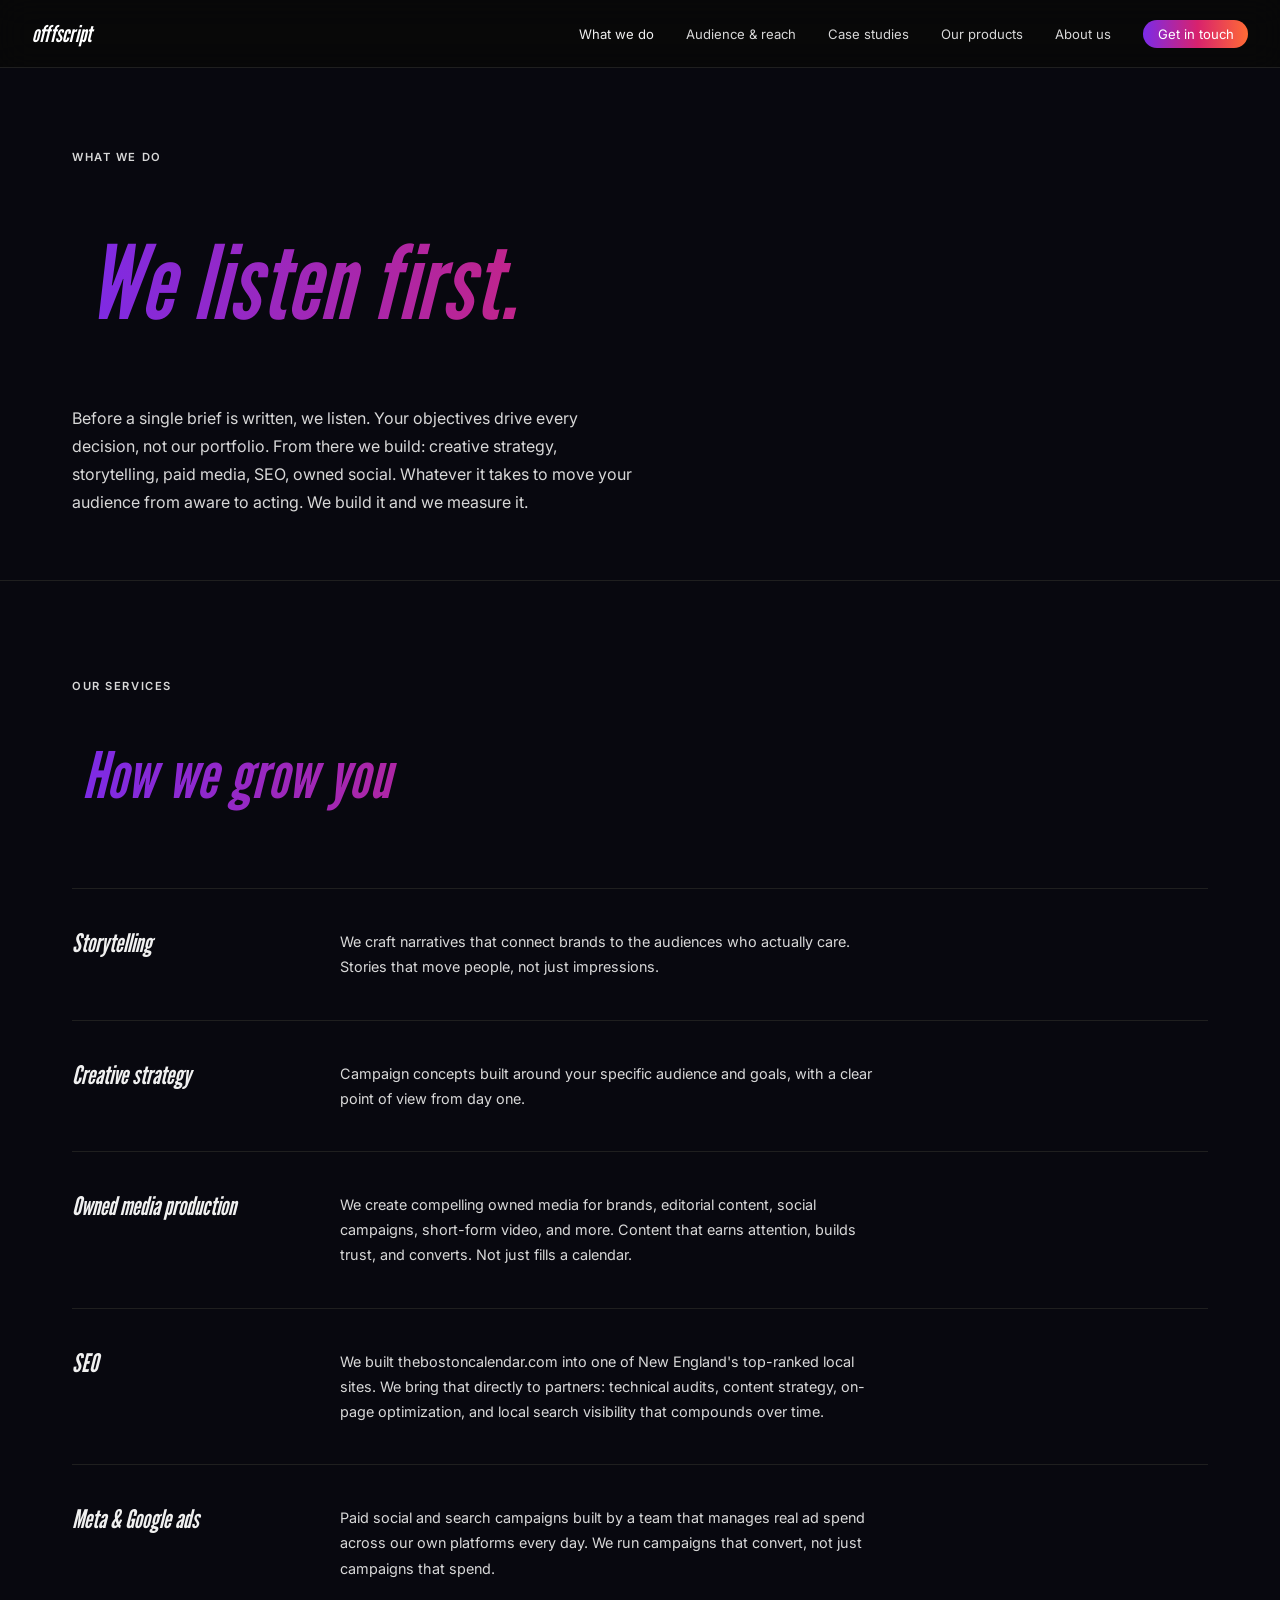
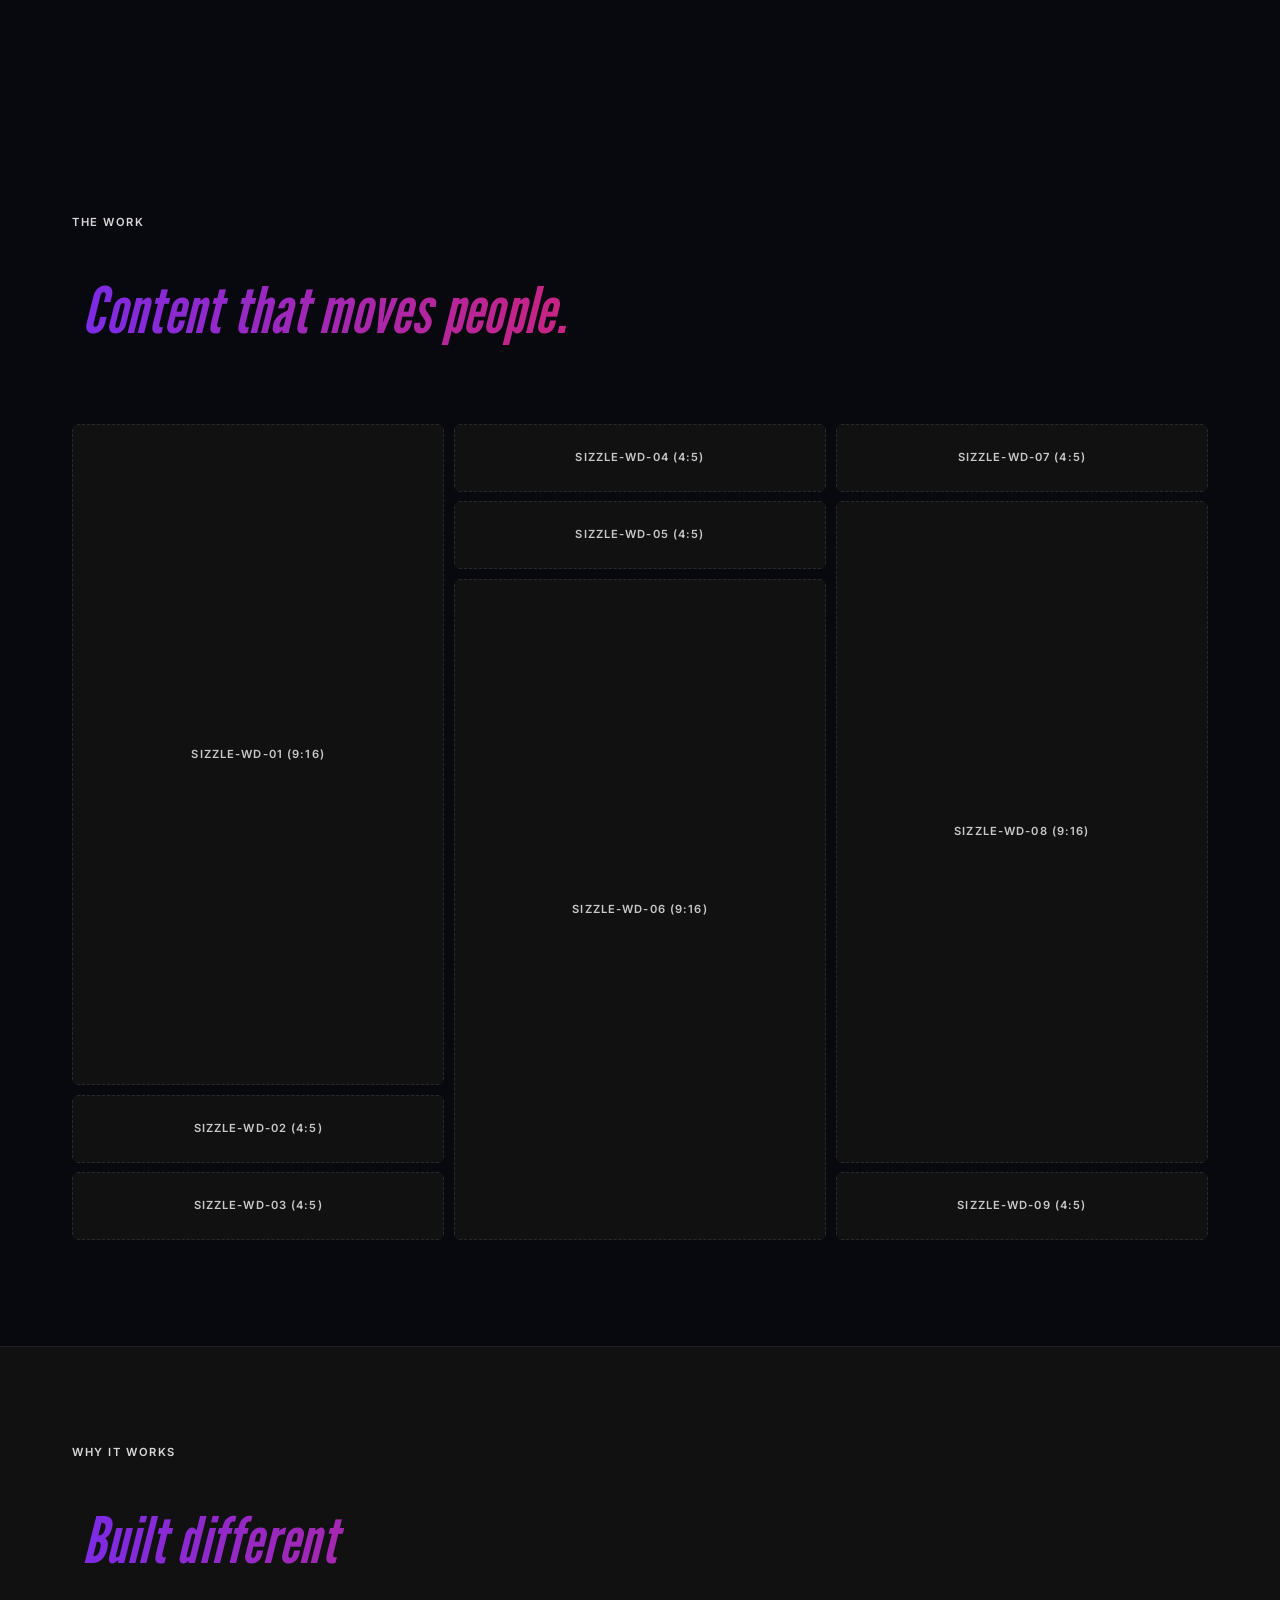
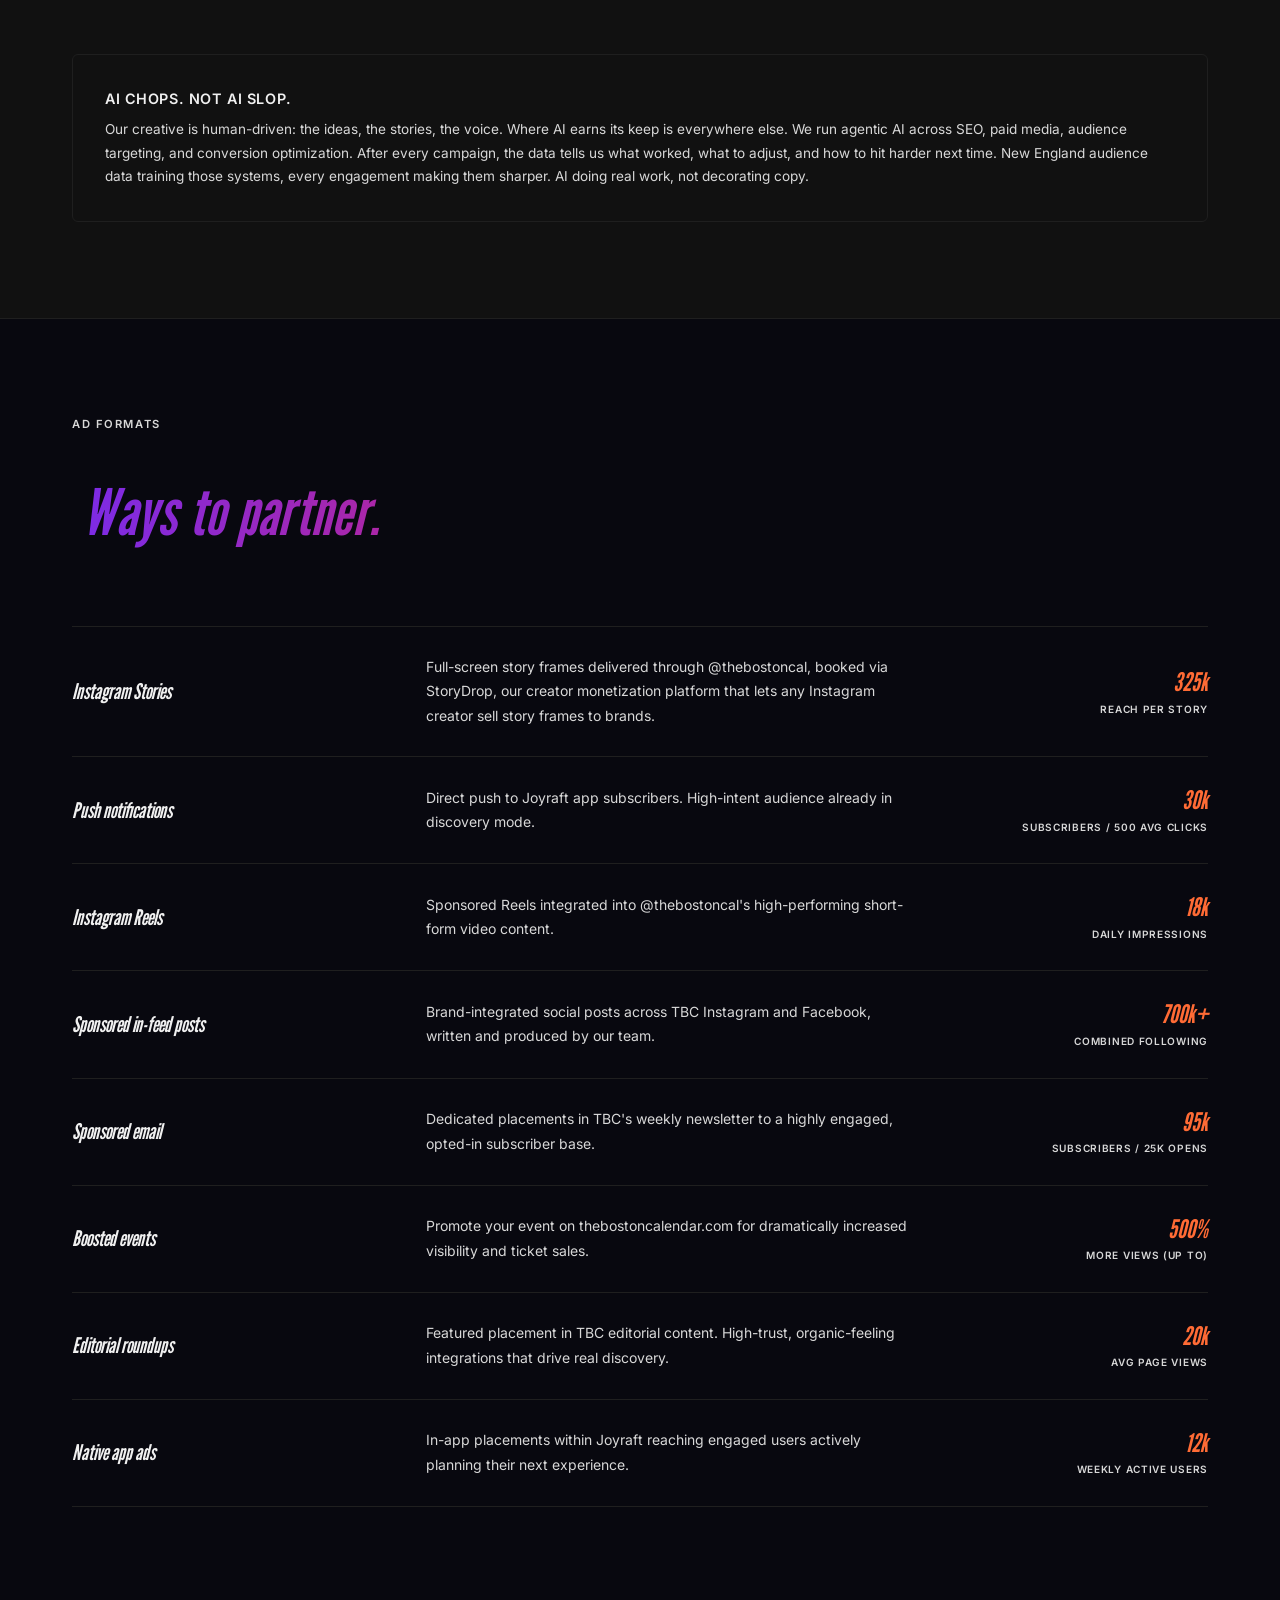
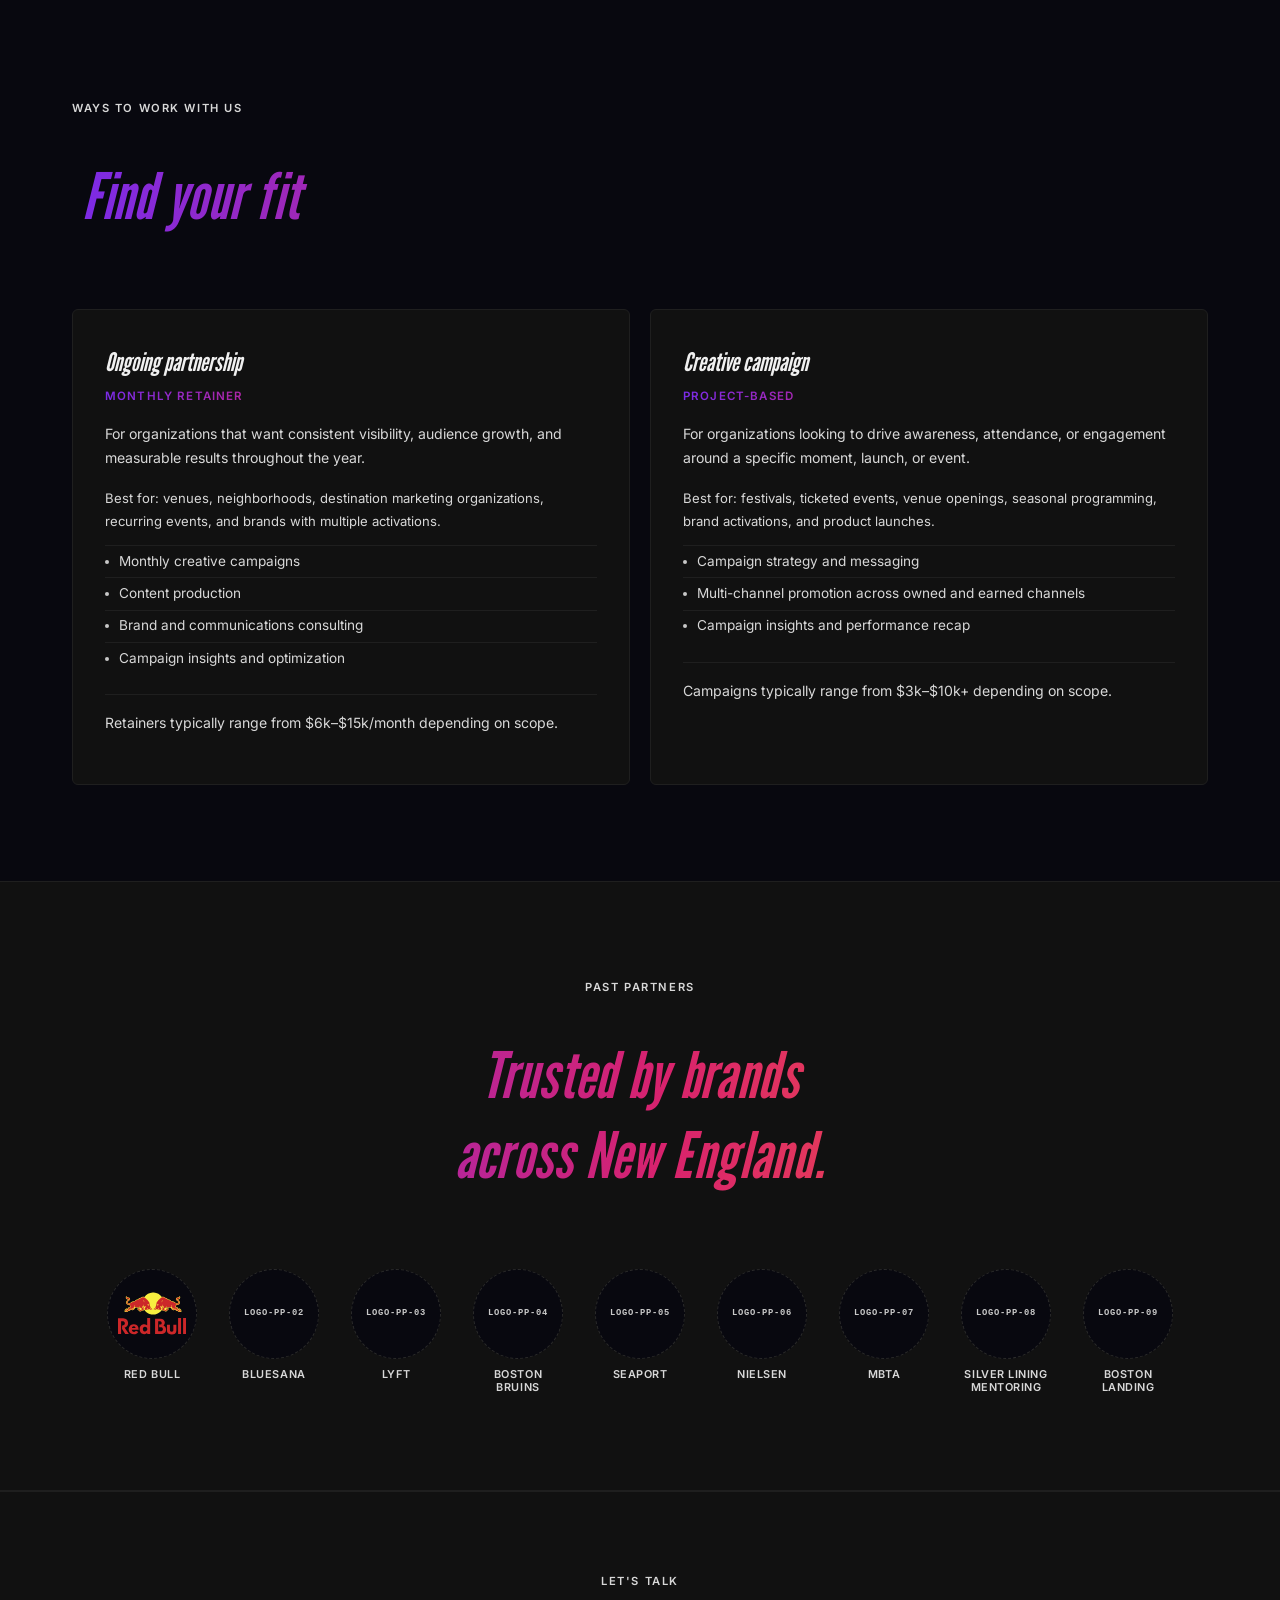
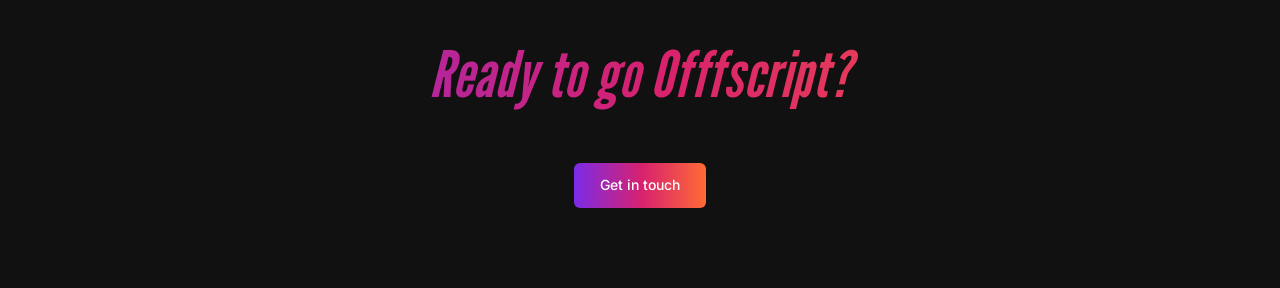
<file: what-we-do.html>
<!DOCTYPE html>
<html lang="en">
<head>
  <meta charset="UTF-8" />
  <meta name="viewport" content="width=device-width, initial-scale=1.0" />
  <title>What we do | Offfscript</title>
  <link rel="icon" type="image/svg+xml" href="favicon.svg">
  <link rel="stylesheet" href="styles.css?v=27" />
  <style>
    .page-hero {
      padding: 5rem 0 4rem;
      border-bottom: 1px solid var(--border);
    }

    .page-hero p.intro {
      max-width: 560px;
      margin-top: 1.25rem;
      font-size: 1rem;
    }

    /* Service list */
    .service-list { margin-top: 1rem; }

    .service-row {
      display: grid;
      grid-template-columns: 220px 1fr;
      gap: 3rem;
      padding: 2.5rem 0;
      border-top: 1px solid var(--border);
      align-items: start;
    }

    .service-row-label {
      font-family: var(--font-display);
      font-style: italic;
      font-size: 1.6rem;
      color: var(--text);
      line-height: 1.1;
    }

    .service-row-body p {
      font-size: 0.9rem;
      max-width: 540px;
    }

    /* How we're different */
    .diff-grid {
      display: grid;
      grid-template-columns: repeat(3, 1fr);
      gap: 1.25rem;
      margin-top: 2.5rem;
    }

    .diff-card {
      background: var(--surface);
      border: 1px solid var(--border);
      border-radius: var(--radius);
      padding: 2rem;
    }

    .diff-card-icon {
      font-size: 1.4rem;
      margin-bottom: 1rem;
      display: block;
    }

    .diff-card h3 {
      font-size: 0.9rem;
      margin-bottom: 0.5rem;
    }

    .diff-card p { font-size: 0.85rem; }

    /* Partnerships */
    .partner-grid {
      display: grid;
      grid-template-columns: 1fr 1fr;
      gap: 1.25rem;
      margin-top: 2.5rem;
    }

    .partner-card {
      background: var(--surface);
      border: 1px solid var(--border);
      border-radius: var(--radius);
      padding: 2rem;
    }

    .partner-card h3 {
      font-family: var(--font-display);
      font-style: italic;
      font-size: 1.6rem;
      font-weight: 400;
      text-transform: none;
      letter-spacing: 0;
      color: var(--text);
      margin-bottom: 0.25rem;
    }

    .partner-sub {
      font-size: 0.72rem;
      font-weight: 600;
      letter-spacing: 0.1em;
      text-transform: uppercase;
      background: var(--gradient);
      -webkit-background-clip: text;
      -webkit-text-fill-color: transparent;
      background-clip: text;
      margin-bottom: 1rem;
      display: block;
    }

    .partner-card p {
      font-size: 0.88rem;
      margin-bottom: 1rem;
    }

    .partner-card ul {
      list-style: none;
      margin-bottom: 1.25rem;
    }

    .partner-card ul li {
      font-size: 0.85rem;
      color: var(--muted);
      padding: 0.3rem 0;
      border-top: 1px solid var(--border);
      display: flex;
      align-items: center;
      gap: 0.6rem;
    }

    .partner-card ul li::before {
      content: '';
      display: inline-block;
      width: 4px;
      height: 4px;
      background: var(--muted-2);
      border-radius: 50%;
      flex-shrink: 0;
    }

    .partner-price {
      font-size: 0.78rem;
      color: var(--muted);
      border-top: 1px solid var(--border);
      padding-top: 1rem;
    }

    /* Past partners */
    .logo-strip {
      display: flex;
      flex-wrap: wrap;
      gap: 2rem;
      justify-content: center;
      align-items: flex-start;
    }
    .logo-circle-wrap {
      display: flex;
      flex-direction: column;
      align-items: center;
      gap: 0.6rem;
      width: 90px;
    }
    .logo-circle {
      width: 90px;
      height: 90px;
      border-radius: 50%;
      border: 1px dashed var(--border-2);
      background: var(--bg);
      display: flex;
      align-items: center;
      justify-content: center;
      overflow: hidden;
      flex-shrink: 0;
    }
    .logo-circle img {
      width: 78%;
      height: 78%;
      object-fit: contain;
    }
    .logo-circle-id {
      font-size: 0.55rem;
      font-weight: 700;
      letter-spacing: 0.08em;
      text-transform: uppercase;
      color: var(--muted-2);
      font-family: monospace;
      line-height: 1;
    }
    .logo-circle-name {
      font-size: 0.68rem;
      font-weight: 600;
      letter-spacing: 0.05em;
      text-transform: uppercase;
      color: var(--muted);
      text-align: center;
      line-height: 1.2;
    }

    /* Sizzle grid — masonry via CSS columns */
    .sizzle-grid {
      column-count: 3;
      column-gap: 0.6rem;
    }
    .sizzle-item {
      break-inside: avoid;
      margin-bottom: 0.6rem;
      border-radius: var(--radius);
      overflow: hidden;
    }
    .sizzle-item .img-ph { border-radius: 0; margin: 0; }
    .sizzle-item video, .sizzle-item img { display: block; width: 100%; }
    @media (max-width: 768px) {
      .sizzle-grid { column-count: 2; }
    }

    /* Ad formats */
    .format-row {
      border-top: 1px solid var(--border);
      padding: 1.75rem 0;
      display: grid;
      grid-template-columns: 1.2fr 1.8fr 1fr;
      gap: 2rem;
      align-items: center;
    }
    .format-name {
      font-family: var(--font-display);
      font-style: italic;
      font-size: 1.35rem;
      color: var(--text);
      line-height: 1.1;
    }
    .format-stat-num {
      font-family: var(--font-display);
      font-style: italic;
      font-size: 1.6rem;
      color: #FF6B35;
      line-height: 1.2;
      text-align: right;
    }
    .format-stat-label {
      font-size: 0.63rem;
      font-weight: 600;
      letter-spacing: 0.07em;
      text-transform: uppercase;
      color: var(--muted);
      text-align: right;
      margin-top: 0.2rem;
    }

    @media (max-width: 900px) {
      .diff-grid { grid-template-columns: 1fr 1fr; }
      .partner-grid { grid-template-columns: 1fr; }
      .format-row { grid-template-columns: 1fr 1fr; }
      .format-stat-num, .format-stat-label { text-align: left; }
    }

    @media (max-width: 640px) {
      .service-row { grid-template-columns: 1fr; gap: 0.75rem; }
      .diff-grid { grid-template-columns: 1fr; }
      .format-row { grid-template-columns: 1fr; gap: 0.75rem; }
    }
  </style>
</head>
<body>
  <script src="nav.js?v=7"></script>

  <div class="page">

    <!-- ── PAGE HERO ──────────────────────── -->
    <div class="page-hero">
      <div class="container">
        <p class="label" style="margin-bottom: 0.75rem;">What we do</p>
        <h1 class="g" style="font-size: clamp(3.5rem, 8vw, 7rem); letter-spacing: 0.02em;">We listen first.</h1>
        <p class="intro">Before a single brief is written, we listen. Your objectives drive every decision, not our portfolio. From there we build: creative strategy, storytelling, paid media, SEO, owned social. Whatever it takes to move your audience from aware to acting. We build it and we measure it.</p>
      </div>
    </div>

    <!-- ── SERVICES ───────────────────────── -->
    <div class="container">
      <div class="section">

        <div class="section-head">
          <p class="label">Our services</p>
          <h2 class="g">How we grow you</h2>
        </div>

        <div class="service-list">

          <div class="service-row">
            <div class="service-row-label">Storytelling</div>
            <div class="service-row-body">
              <p>We craft narratives that connect brands to the audiences who actually care. Stories that move people, not just impressions.</p>
            </div>
          </div>

          <div class="service-row">
            <div class="service-row-label">Creative strategy</div>
            <div class="service-row-body">
              <p>Campaign concepts built around your specific audience and goals, with a clear point of view from day one.</p>
            </div>
          </div>

          <div class="service-row">
            <div class="service-row-label">Owned media production</div>
            <div class="service-row-body">
              <p>We create compelling owned media for brands, editorial content, social campaigns, short-form video, and more. Content that earns attention, builds trust, and converts. Not just fills a calendar.</p>
            </div>
          </div>

          <div class="service-row">
            <div class="service-row-label">SEO</div>
            <div class="service-row-body">
              <p>We built thebostoncalendar.com into one of New England's top-ranked local sites. We bring that directly to partners: technical audits, content strategy, on-page optimization, and local search visibility that compounds over time.</p>
            </div>
          </div>

          <div class="service-row">
            <div class="service-row-label">Meta &amp; Google ads</div>
            <div class="service-row-body">
              <p>Paid social and search campaigns built by a team that manages real ad spend across our own platforms every day. We run campaigns that convert, not just campaigns that spend.</p>
            </div>
          </div>


        </div>
      </div>
    </div>

    <!-- ── SIZZLE GRID ───────────────────────── -->
    <div class="container">
      <div class="section">
        <div class="section-head">
          <p class="label">The work</p>
          <h2 class="g">Content that moves people.</h2>
        </div>
        <div class="sizzle-grid">
          <div class="sizzle-item"><div class="img-ph r-9-16" id="SIZZLE-WD-01">SIZZLE-WD-01 (9:16)</div></div>
          <div class="sizzle-item"><div class="img-ph r-4-5" id="SIZZLE-WD-02">SIZZLE-WD-02 (4:5)</div></div>
          <div class="sizzle-item"><div class="img-ph r-4-5" id="SIZZLE-WD-03">SIZZLE-WD-03 (4:5)</div></div>
          <div class="sizzle-item"><div class="img-ph r-4-5" id="SIZZLE-WD-04">SIZZLE-WD-04 (4:5)</div></div>
          <div class="sizzle-item"><div class="img-ph r-4-5" id="SIZZLE-WD-05">SIZZLE-WD-05 (4:5)</div></div>
          <div class="sizzle-item"><div class="img-ph r-9-16" id="SIZZLE-WD-06">SIZZLE-WD-06 (9:16)</div></div>
          <div class="sizzle-item"><div class="img-ph r-4-5" id="SIZZLE-WD-07">SIZZLE-WD-07 (4:5)</div></div>
          <div class="sizzle-item"><div class="img-ph r-9-16" id="SIZZLE-WD-08">SIZZLE-WD-08 (9:16)</div></div>
          <div class="sizzle-item"><div class="img-ph r-4-5" id="SIZZLE-WD-09">SIZZLE-WD-09 (4:5)</div></div>
        </div>
      </div>
    </div>

    <!-- ── HOW WE'RE DIFFERENT ────────────── -->
    <div style="background: var(--surface); border-top: 1px solid var(--border); border-bottom: 1px solid var(--border);">
      <div class="container">
        <div class="section">
          <div class="section-head">
            <p class="label">Why it works</p>
            <h2 class="g">Built different</h2>
          </div>
          <div class="diff-card" style="margin-top: 2.5rem;">
            <h3>AI chops. Not AI slop.</h3>
            <p>Our creative is human-driven: the ideas, the stories, the voice. Where AI earns its keep is everywhere else. We run agentic AI across SEO, paid media, audience targeting, and conversion optimization. After every campaign, the data tells us what worked, what to adjust, and how to hit harder next time. New England audience data training those systems, every engagement making them sharper. AI doing real work, not decorating copy.</p>
          </div>
        </div>
      </div>
    </div>

    <!-- ── AD FORMATS ────────────────────── -->
    <div class="container">
      <div class="section">
        <div class="section-head">
          <p class="label">Ad formats</p>
          <h2 class="g">Ways to partner.</h2>
        </div>

        <div class="format-row">
          <div class="format-name">Instagram Stories</div>
          <p style="font-size: 0.875rem;">Full-screen story frames delivered through @thebostoncal, booked via StoryDrop, our creator monetization platform that lets any Instagram creator sell story frames to brands.</p>
          <div>
            <div class="format-stat-num">325k</div>
            <div class="format-stat-label">Reach per story</div>
          </div>
        </div>

        <div class="format-row">
          <div class="format-name">Push notifications</div>
          <p style="font-size: 0.875rem;">Direct push to Joyraft app subscribers. High-intent audience already in discovery mode.</p>
          <div>
            <div class="format-stat-num">30k</div>
            <div class="format-stat-label">Subscribers / 500 avg clicks</div>
          </div>
        </div>

        <div class="format-row">
          <div class="format-name">Instagram Reels</div>
          <p style="font-size: 0.875rem;">Sponsored Reels integrated into @thebostoncal's high-performing short-form video content.</p>
          <div>
            <div class="format-stat-num">18k</div>
            <div class="format-stat-label">Daily impressions</div>
          </div>
        </div>

        <div class="format-row">
          <div class="format-name">Sponsored in-feed posts</div>
          <p style="font-size: 0.875rem;">Brand-integrated social posts across TBC Instagram and Facebook, written and produced by our team.</p>
          <div>
            <div class="format-stat-num">700k+</div>
            <div class="format-stat-label">Combined following</div>
          </div>
        </div>

        <div class="format-row">
          <div class="format-name">Sponsored email</div>
          <p style="font-size: 0.875rem;">Dedicated placements in TBC's weekly newsletter to a highly engaged, opted-in subscriber base.</p>
          <div>
            <div class="format-stat-num">95k</div>
            <div class="format-stat-label">Subscribers / 25k opens</div>
          </div>
        </div>

        <div class="format-row">
          <div class="format-name">Boosted events</div>
          <p style="font-size: 0.875rem;">Promote your event on thebostoncalendar.com for dramatically increased visibility and ticket sales.</p>
          <div>
            <div class="format-stat-num">500%</div>
            <div class="format-stat-label">More views (up to)</div>
          </div>
        </div>

        <div class="format-row">
          <div class="format-name">Editorial roundups</div>
          <p style="font-size: 0.875rem;">Featured placement in TBC editorial content. High-trust, organic-feeling integrations that drive real discovery.</p>
          <div>
            <div class="format-stat-num">20k</div>
            <div class="format-stat-label">Avg page views</div>
          </div>
        </div>

        <div class="format-row" style="border-bottom: 1px solid var(--border);">
          <div class="format-name">Native app ads</div>
          <p style="font-size: 0.875rem;">In-app placements within Joyraft reaching engaged users actively planning their next experience.</p>
          <div>
            <div class="format-stat-num">12k</div>
            <div class="format-stat-label">Weekly active users</div>
          </div>
        </div>

      </div>
    </div>

    <!-- ── PARTNERSHIP MODELS ─────────────── -->
    <div class="container">
      <div class="section">
        <div class="section-head">
          <p class="label">Ways to work with us</p>
          <h2 class="g">Find your fit</h2>
        </div>
        <div class="partner-grid">

          <div class="partner-card">
            <h3>Ongoing partnership</h3>
            <span class="partner-sub">Monthly retainer</span>
            <p>For organizations that want consistent visibility, audience growth, and measurable results throughout the year.</p>
            <p style="font-size: 0.82rem; margin-bottom: 0.75rem;">Best for: venues, neighborhoods, destination marketing organizations, recurring events, and brands with multiple activations.</p>
            <ul>
              <li>Monthly creative campaigns</li>
              <li>Content production</li>
              <li>Brand and communications consulting</li>
              <li>Campaign insights and optimization</li>
            </ul>
            <p class="partner-price">Retainers typically range from $6k–$15k/month depending on scope.</p>
          </div>

          <div class="partner-card">
            <h3>Creative campaign</h3>
            <span class="partner-sub">Project-based</span>
            <p>For organizations looking to drive awareness, attendance, or engagement around a specific moment, launch, or event.</p>
            <p style="font-size: 0.82rem; margin-bottom: 0.75rem;">Best for: festivals, ticketed events, venue openings, seasonal programming, brand activations, and product launches.</p>
            <ul>
              <li>Campaign strategy and messaging</li>
              <li>Multi-channel promotion across owned and earned channels</li>
              <li>Campaign insights and performance recap</li>
            </ul>
            <p class="partner-price">Campaigns typically range from $3k–$10k+ depending on scope.</p>
          </div>

        </div>
      </div>
    </div>

    <!-- ── PAST PARTNERS ──────────────────── -->
    <div style="background: var(--surface); border-top: 1px solid var(--border); border-bottom: 1px solid var(--border);">
      <div class="container">
        <div class="section">
          <div class="section-head" style="text-align: center;">
            <p class="label">Past partners</p>
            <h2 class="g">Trusted by brands<br>across New England.</h2>
          </div>
          <div class="logo-strip">

            <div class="logo-circle-wrap">
              <div class="logo-circle" id="LOGO-PP-01">
                <img src="images/logo-pp-01-redbull.svg" alt="Red Bull">
              </div>
              <div class="logo-circle-name">Red Bull</div>
            </div>

            <div class="logo-circle-wrap">
              <div class="logo-circle" id="LOGO-PP-02">
                <span class="logo-circle-id">LOGO-PP-02</span>
              </div>
              <div class="logo-circle-name">BlueSana</div>
            </div>

            <div class="logo-circle-wrap">
              <div class="logo-circle" id="LOGO-PP-03">
                <span class="logo-circle-id">LOGO-PP-03</span>
              </div>
              <div class="logo-circle-name">Lyft</div>
            </div>

            <div class="logo-circle-wrap">
              <div class="logo-circle" id="LOGO-PP-04">
                <span class="logo-circle-id">LOGO-PP-04</span>
              </div>
              <div class="logo-circle-name">Boston Bruins</div>
            </div>

            <div class="logo-circle-wrap">
              <div class="logo-circle" id="LOGO-PP-05">
                <span class="logo-circle-id">LOGO-PP-05</span>
              </div>
              <div class="logo-circle-name">Seaport</div>
            </div>

            <div class="logo-circle-wrap">
              <div class="logo-circle" id="LOGO-PP-06">
                <span class="logo-circle-id">LOGO-PP-06</span>
              </div>
              <div class="logo-circle-name">Nielsen</div>
            </div>

            <div class="logo-circle-wrap">
              <div class="logo-circle" id="LOGO-PP-07">
                <span class="logo-circle-id">LOGO-PP-07</span>
              </div>
              <div class="logo-circle-name">MBTA</div>
            </div>

            <div class="logo-circle-wrap">
              <div class="logo-circle" id="LOGO-PP-08">
                <span class="logo-circle-id">LOGO-PP-08</span>
              </div>
              <div class="logo-circle-name">Silver Lining Mentoring</div>
            </div>

            <div class="logo-circle-wrap">
              <div class="logo-circle" id="LOGO-PP-09">
                <span class="logo-circle-id">LOGO-PP-09</span>
              </div>
              <div class="logo-circle-name">Boston Landing</div>
            </div>

          </div>
        </div>
      </div>
    </div>

    <!-- ── CTA ────────────────────────────── -->
    <div class="cta-strip">
      <p class="label" style="margin-bottom: 1rem;">Let's talk</p>
      <h2 class="g" style="margin-bottom: 1.5rem;">Ready to go Offfscript?</h2>
      <a href="get-in-touch.html" class="btn btn-primary">Get in touch</a>
    </div>

  </div><!-- /page -->
</body>
</html>
</file>
<file: styles.css>
/* ─────────────────────────────────────────────
   offfscript — global styles
   ───────────────────────────────────────────── */

@import url('https://fonts.googleapis.com/css2?family=League+Gothic&family=Inter:wght@300;400;500;600&display=swap');

:root {
  --bg:        #08080f;
  --surface:   #111111;
  --surface-2: #181818;
  --border:    #1f1f1f;
  --border-2:  #2a2a2a;
  --text:      #f0f0f0;
  --muted:     #d8d8d8;
  --muted-2:   #c8c8c8;

  --grad-start: #7B2BE8;
  --grad-end:   #FF6B35;
  --gradient:   linear-gradient(90deg, #7B2BE8 0%, #D8226D 52%, #FF6B35 100%);

  --font-display: 'League Gothic', sans-serif;
  --font-body:    'Inter', -apple-system, BlinkMacSystemFont, sans-serif;

  --nav-h: 68px;
  --radius: 6px;
  --max-w:  1200px;
}

/* Reset */
*, *::before, *::after { margin: 0; padding: 0; box-sizing: border-box; }
html { scroll-behavior: smooth; overflow-x: hidden; }

body {
  background: var(--bg);
  color: var(--text);
  font-family: var(--font-body);
  font-size: 16px;
  line-height: 1.6;
  -webkit-font-smoothing: antialiased;
  -moz-osx-font-smoothing: grayscale;
  overflow-x: hidden;
}

a { color: inherit; text-decoration: none; }
img { display: block; max-width: 100%; }
button { cursor: pointer; font-family: inherit; }

/* ── Gradient text ─────────────────────────── */
.g {
  background: var(--gradient);
  -webkit-background-clip: text;
  -webkit-text-fill-color: transparent;
  background-clip: text;
  padding: 0.4em 0.15em;
  -webkit-box-decoration-break: clone;
  box-decoration-break: clone;
}

/* ── Typography ────────────────────────────── */
h1, .display {
  font-family: var(--font-display);
  font-style: italic;
  font-weight: 400;
  line-height: 1.2;
  letter-spacing: 0.02em; /* tiny gap — characters never touch */
}

h2 {
  font-family: var(--font-display);
  font-style: italic;
  font-weight: 400;
  font-size: clamp(2.5rem, 5vw, 4rem);
  line-height: 1.25;
  letter-spacing: 0.02em;
}

h3 {
  font-size: 1rem;
  font-weight: 600;
  letter-spacing: 0.04em;
  text-transform: uppercase;
  color: var(--text);
}

p { color: var(--muted); line-height: 1.75; }

.label {
  font-size: 0.7rem;
  font-weight: 600;
  letter-spacing: 0.14em;
  text-transform: uppercase;
  color: var(--muted);
}

/* ── Nav ───────────────────────────────────── */
nav {
  position: fixed;
  top: 0; left: 0; right: 0;
  z-index: 200;
  height: var(--nav-h);
  display: flex;
  align-items: center;
  justify-content: space-between;
  padding: 0 2rem;
  background: rgba(8,8,8,0.88);
  backdrop-filter: blur(16px);
  -webkit-backdrop-filter: blur(16px);
  border-bottom: 1px solid var(--border);
}

.nav-wordmark {
  font-family: var(--font-display);
  font-style: italic;
  font-weight: 400;
  font-size: 1.45rem;
  color: #ffffff;
  letter-spacing: 0.01em;
  flex-shrink: 0;
}

.nav-links {
  display: flex;
  gap: 2rem;
  list-style: none;
}

.nav-links a {
  font-size: 0.82rem;
  color: var(--muted);
  transition: color 0.18s;
}

.nav-links a:hover,
.nav-links a.active { color: var(--text); }

/* Get in touch CTA — desktop */
.nav-links a.nav-cta {
  background: var(--gradient);
  color: #fff;
  padding: 0.45em 1.1em;
  border-radius: 100px;
  transition: opacity 0.18s;
}
.nav-links a.nav-cta:hover { color: #fff; opacity: 0.85; }

/* Get in touch CTA — mobile */
.mobile-nav a.nav-cta {
  background: var(--gradient);
  -webkit-background-clip: text;
  -webkit-text-fill-color: transparent;
  background-clip: text;
}

/* StoryDrop hanging tab */
.storydrop-tab {
  position: fixed;
  top: var(--nav-h);
  right: 2rem;
  z-index: 199;
  display: inline-flex;
  align-items: center;
  gap: 0.3em;
  padding: 0.45em 1em 0.5em;
  background: var(--bg);
  border: 1px solid rgba(255,255,255,0.1);
  border-top: none;
  border-radius: 0 0 20px 20px;
  font-size: 0.72rem;
  letter-spacing: 0.05em;
  text-transform: uppercase;
  color: var(--muted);
  text-decoration: none;
  transition: color 0.18s, border-color 0.18s;
  white-space: nowrap;
}
.storydrop-tab:hover {
  color: var(--text);
  border-color: rgba(255,255,255,0.25);
}
@media (max-width: 768px) {
  .storydrop-tab {
    right: 1rem;
    border-radius: 0 0 14px 14px;
    font-size: 0.62rem;
    padding: 0.35em 0.75em 0.4em;
    letter-spacing: 0.04em;
  }
}

/* Hamburger */
.hamburger {
  display: none;
  flex-direction: column;
  justify-content: center;
  gap: 5px;
  background: none;
  border: none;
  padding: 6px;
  z-index: 201;
}

.hamburger span {
  display: block;
  width: 22px;
  height: 2px;
  background: var(--text);
  border-radius: 2px;
  transition: all 0.25s;
  transform-origin: center;
}

.hamburger.open span:nth-child(1) { transform: translateY(7px) rotate(45deg); }
.hamburger.open span:nth-child(2) { opacity: 0; }
.hamburger.open span:nth-child(3) { transform: translateY(-7px) rotate(-45deg); }

/* Mobile overlay nav */
.mobile-nav {
  display: none;
  position: fixed;
  inset: 0;
  background: var(--bg);
  z-index: 199;
  flex-direction: column;
  align-items: flex-start;
  justify-content: flex-start;
  padding: calc(var(--nav-h) + 2rem) 2.5rem 3rem;
  gap: 0;
}

.mobile-nav.open { display: flex; }

.mobile-nav a {
  font-family: var(--font-display);
  font-style: italic;
  font-weight: 400;
  font-size: clamp(1.6rem, 6vw, 2.6rem);
  color: var(--muted);
  line-height: 1.2;
  letter-spacing: 0.02em;
  transition: color 0.15s;
  width: 100%;
  padding: 1rem 0;
  border-bottom: 1px solid rgba(255,255,255,0.08);
}

.mobile-nav a:first-child { border-top: 1px solid rgba(255,255,255,0.08); }

.mobile-nav a:hover { color: var(--text); }

/* ── Buttons ────────────────────────────────── */
.btn {
  display: inline-flex;
  align-items: center;
  gap: 0.5rem;
  padding: 0.7rem 1.6rem;
  border-radius: var(--radius);
  font-size: 0.875rem;
  font-weight: 500;
  transition: all 0.18s;
  white-space: nowrap;
}

.btn-primary {
  background: var(--gradient);
  color: #fff;
  border: none;
}

.btn-primary:hover {
  opacity: 0.88;
  transform: translateY(-1px);
}

.btn-outline {
  border: 1px solid var(--border-2);
  color: var(--text);
  background: none;
}

.btn-outline:hover {
  border-color: var(--muted);
  transform: translateY(-1px);
}

/* ── Layout helpers ──────────────────────────── */
.page { padding-top: var(--nav-h); }

.container {
  max-width: var(--max-w);
  margin: 0 auto;
  padding: 0 2rem;
}

.section { padding: 6rem 0; }
.section-sm { padding: 4rem 0; }

.divider {
  border: none;
  border-top: 1px solid var(--border);
}

/* ── Image placeholders ──────────────────────── */
.img-ph {
  background: var(--surface);
  border: 1px dashed var(--border-2);
  border-radius: var(--radius);
  display: flex;
  align-items: center;
  justify-content: center;
  text-align: center;
  padding: 1.5rem;
  color: var(--muted-2);
  font-size: 0.7rem;
  font-weight: 600;
  letter-spacing: 0.1em;
  text-transform: uppercase;
  line-height: 1.6;
}

.r-16-9  { aspect-ratio: 16 / 9; }
.r-4-3   { aspect-ratio: 4 / 3; }
.r-1-1   { aspect-ratio: 1 / 1; }
.r-9-16  { aspect-ratio: 9 / 16; }
.r-3-2   { aspect-ratio: 3 / 2; }
.r-5-2   { aspect-ratio: 5 / 2; }
.r-2-1   { aspect-ratio: 2 / 1; }

/* ── Stats strip ─────────────────────────────── */
.stats-strip {
  display: grid;
  grid-template-columns: repeat(6, 1fr);
  gap: 1px;
  background: var(--border);
  border-top: 1px solid var(--border);
  border-bottom: 1px solid var(--border);
}

.stat-item {
  background: var(--surface);
  text-align: center;
  padding: 3rem 1.5rem;
  border: none;
}

.stat-item:last-child { border-right: none; }

.stat-num {
  font-family: var(--font-display);
  font-style: italic;
  font-size: clamp(2rem, 4vw, 3rem);
  background: var(--gradient);
  -webkit-background-clip: text;
  -webkit-text-fill-color: transparent;
  background-clip: text;
  line-height: 1.2;
  padding: 0.2em 0.15em;
  -webkit-box-decoration-break: clone;
  box-decoration-break: clone;
}

.stat-label {
  font-size: 0.72rem;
  font-weight: 500;
  letter-spacing: 0.08em;
  text-transform: uppercase;
  color: var(--muted);
  margin-top: 0.4rem;
}

/* ── Cards ──────────────────────────────────── */
.card {
  background: var(--surface);
  border: 1px solid var(--border);
  border-radius: var(--radius);
  padding: 2rem;
}

.card-sm { padding: 1.5rem; }

/* ── Grid ───────────────────────────────────── */
.grid-3 {
  display: grid;
  grid-template-columns: repeat(3, 1fr);
  gap: 1.25rem;
}

.grid-2 {
  display: grid;
  grid-template-columns: repeat(2, 1fr);
  gap: 1.25rem;
}

/* ── Section heading ─────────────────────────── */
.section-head {
  margin-bottom: 3rem;
}

.section-head .label { margin-bottom: 0.75rem; }

/* ── Service list ────────────────────────────── */
.service-item {
  border-top: 1px solid var(--border);
  padding: 1.5rem 0;
  display: flex;
  align-items: flex-start;
  gap: 1.5rem;
}

.service-num {
  font-size: 0.7rem;
  font-weight: 600;
  color: var(--muted-2);
  padding-top: 0.15rem;
  flex-shrink: 0;
  width: 1.5rem;
}

.service-body h3 { margin-bottom: 0.35rem; }
.service-body p { font-size: 0.9rem; }

/* ── Case study card ─────────────────────────── */
.case-card {
  background: var(--surface);
  border: 1px solid var(--border);
  border-radius: var(--radius);
  overflow: hidden;
}

.case-card-body { padding: 2rem; }

.case-tag {
  display: inline-block;
  font-size: 0.65rem;
  font-weight: 600;
  letter-spacing: 0.1em;
  text-transform: uppercase;
  color: var(--muted);
  border: 1px solid var(--border-2);
  border-radius: 3px;
  padding: 0.25rem 0.6rem;
  margin-bottom: 1rem;
}

.case-card h3 {
  font-family: var(--font-display);
  font-style: italic;
  font-size: 1.8rem;
  font-weight: 400;
  text-transform: none;
  letter-spacing: 0;
  margin-bottom: 0.5rem;
  color: var(--text);
}

.impact-row {
  display: flex;
  gap: 2rem;
  margin-top: 1.5rem;
  flex-wrap: wrap;
}

.impact-item .impact-num {
  font-family: var(--font-display);
  font-style: italic;
  font-weight: 400;
  font-size: 1.6rem;
  background: var(--gradient);
  -webkit-background-clip: text;
  -webkit-text-fill-color: transparent;
  background-clip: text;
  line-height: 1.2;
  padding: 0.2em 0.15em;
  -webkit-box-decoration-break: clone;
  box-decoration-break: clone;
}

.impact-item .impact-label {
  font-size: 0.72rem;
  color: var(--muted);
  margin-top: 0.2rem;
}

/* ── Team grid ──────────────────────────────── */
.team-grid {
  display: grid;
  grid-template-columns: repeat(4, 1fr);
  gap: 1.5rem;
}

.team-card { text-align: center; }

.team-card h3 {
  text-transform: none;
  letter-spacing: 0;
  font-size: 1rem;
  margin-top: 1rem;
  margin-bottom: 0.25rem;
}

.team-card .role {
  font-size: 0.8rem;
  color: var(--muted);
}

/* ── Product card ────────────────────────────── */
.product-card {
  background: var(--surface);
  border: 1px solid var(--border);
  border-radius: var(--radius);
  overflow: hidden;
  display: flex;
  flex-direction: column;
}

.product-card-body {
  padding: 2rem;
  flex: 1;
}

.product-card h3 {
  font-family: var(--font-display);
  font-style: italic;
  font-size: 1.9rem;
  font-weight: 400;
  text-transform: none;
  letter-spacing: 0;
  margin-bottom: 0.6rem;
  color: var(--text);
}

.product-tag {
  font-size: 0.65rem;
  font-weight: 600;
  letter-spacing: 0.1em;
  text-transform: uppercase;
  color: var(--muted);
  margin-bottom: 0.75rem;
}

/* ── Contact form ────────────────────────────── */
.form-group { margin-bottom: 1.25rem; }

.form-group label {
  display: block;
  font-size: 0.78rem;
  font-weight: 600;
  letter-spacing: 0.05em;
  color: var(--muted);
  margin-bottom: 0.5rem;
  text-transform: uppercase;
}

.form-group input,
.form-group textarea,
.form-group select {
  width: 100%;
  background: var(--surface);
  border: 1px solid var(--border-2);
  border-radius: var(--radius);
  color: var(--text);
  font-family: var(--font-body);
  font-size: 0.9rem;
  padding: 0.75rem 1rem;
  transition: border-color 0.18s;
  outline: none;
  -webkit-appearance: none;
}

.form-group input:focus,
.form-group textarea:focus,
.form-group select:focus {
  border-color: var(--muted);
}

.form-group textarea {
  resize: vertical;
  min-height: 120px;
}

/* ── CTA strip ──────────────────────────────── */
.cta-strip {
  background: var(--surface);
  border-top: 1px solid var(--border);
  text-align: center;
  padding: 5rem 2rem;
}

/* ── Highlight strip ─────────────────────────── */
.highlight-strip {
  background: var(--surface);
  border-top: 1px solid var(--border);
  border-bottom: 1px solid var(--border);
}

/* ── Dot pulse ───────────────────────────────── */
.dot-pulse {
  display: inline-block;
  width: 6px;
  height: 6px;
  background: var(--grad-start);
  border-radius: 50%;
  margin-right: 0.4rem;
  vertical-align: middle;
  animation: pulse 2s ease-in-out infinite;
}

@keyframes pulse {
  0%, 100% { opacity: 1; }
  50% { opacity: 0.3; }
}

/* ── Responsive ──────────────────────────────── */
@media (max-width: 900px) {
  .grid-3 { grid-template-columns: 1fr 1fr; }
  .team-grid { grid-template-columns: repeat(2, 1fr); }
}

@media (max-width: 768px) {
  .nav-links { display: none; }
  .hamburger { display: flex; }

  .stats-strip {
    display: flex;
    flex-wrap: wrap;
    gap: 1px;
    background: var(--border);
    padding: 0;
    border-top: 1px solid var(--border);
    border-bottom: 1px solid var(--border);
    justify-content: flex-start;
    align-items: stretch;
  }
  .stat-item {
    flex: 0 0 calc(50% - 0.5px);
    background: var(--bg);
    padding: 2rem 1.25rem;
    border: none;
    box-sizing: border-box;
    text-align: center;
  }

  .grid-3 { grid-template-columns: 1fr; }
  .grid-2 { grid-template-columns: 1fr; }
  .team-grid { grid-template-columns: repeat(2, 1fr); }

  .section { padding: 4rem 0; }
  .container { padding: 0 1.25rem; }

  nav { padding: 0 1.25rem; }

  .impact-row { gap: 1.25rem; }
}

@media (max-width: 480px) {
  .team-grid { grid-template-columns: repeat(2, 1fr); }
  .stat-item { width: 50%; }
}
</file>
